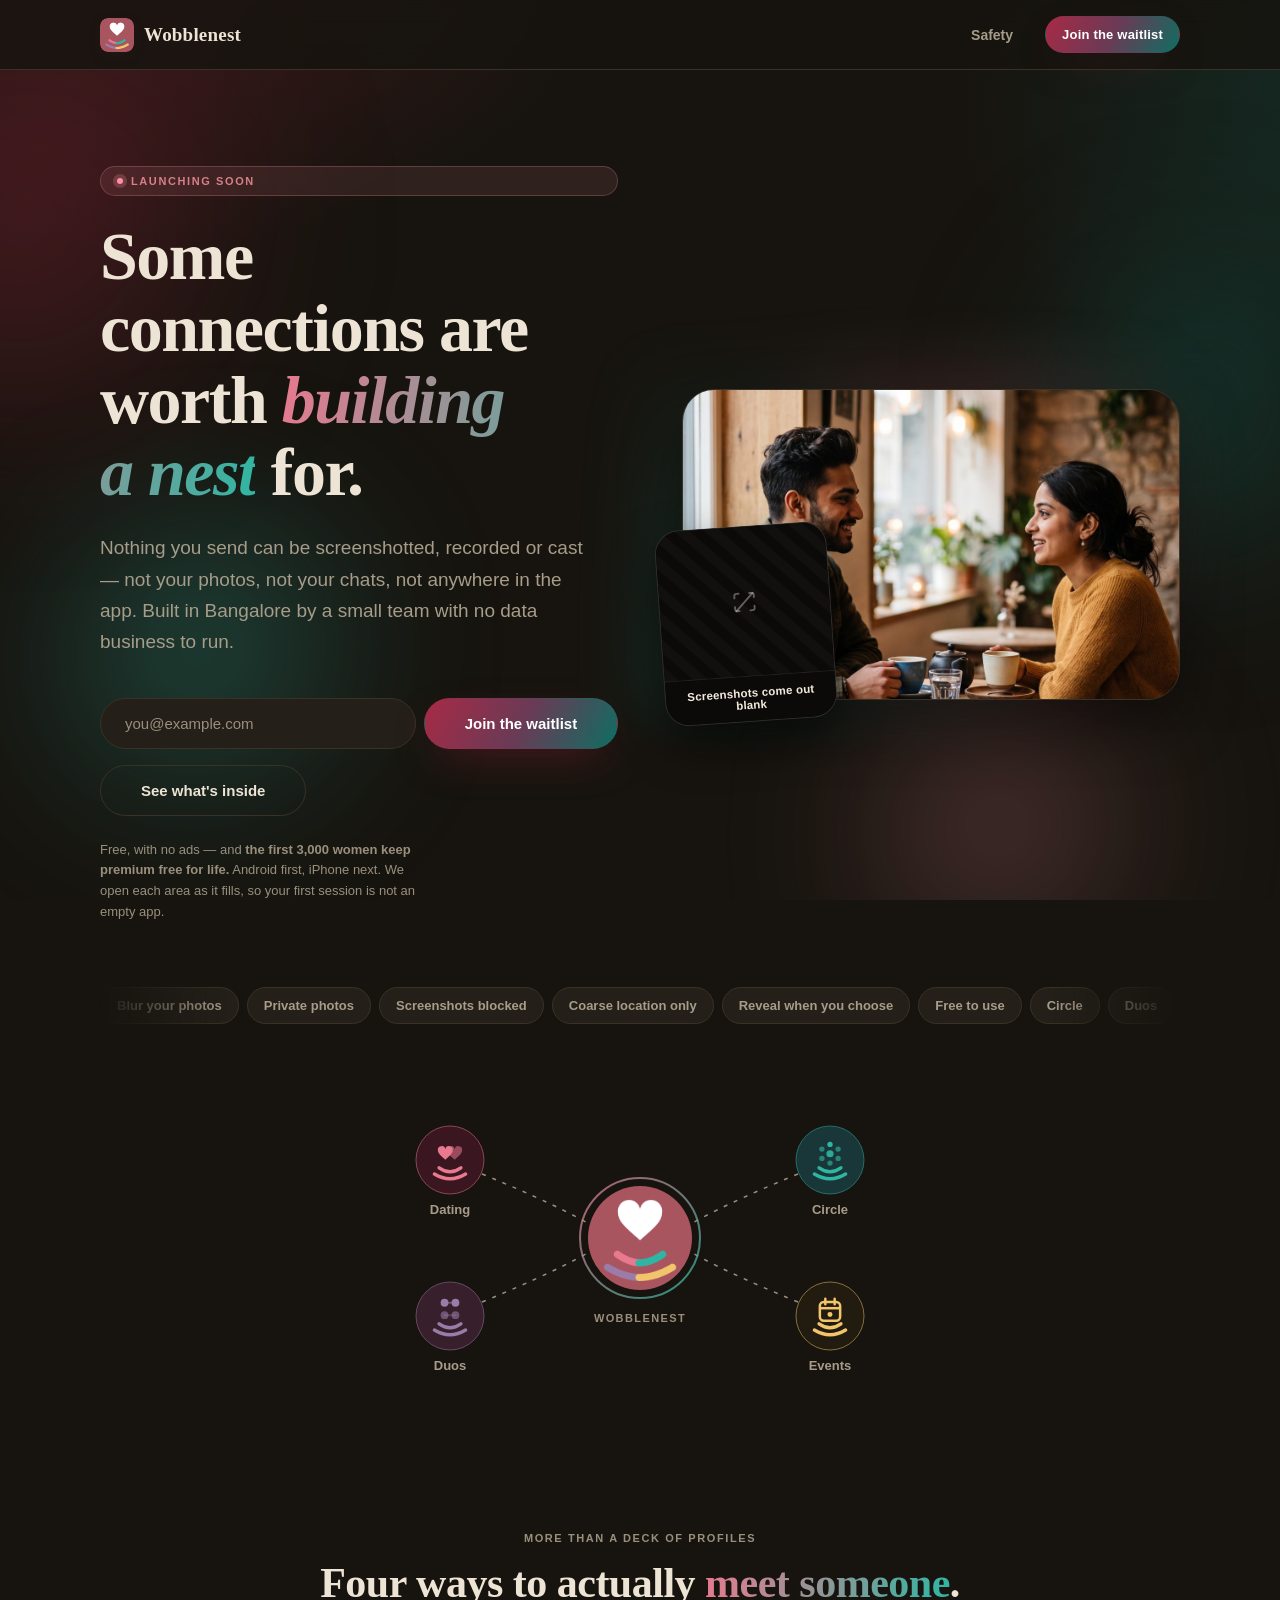
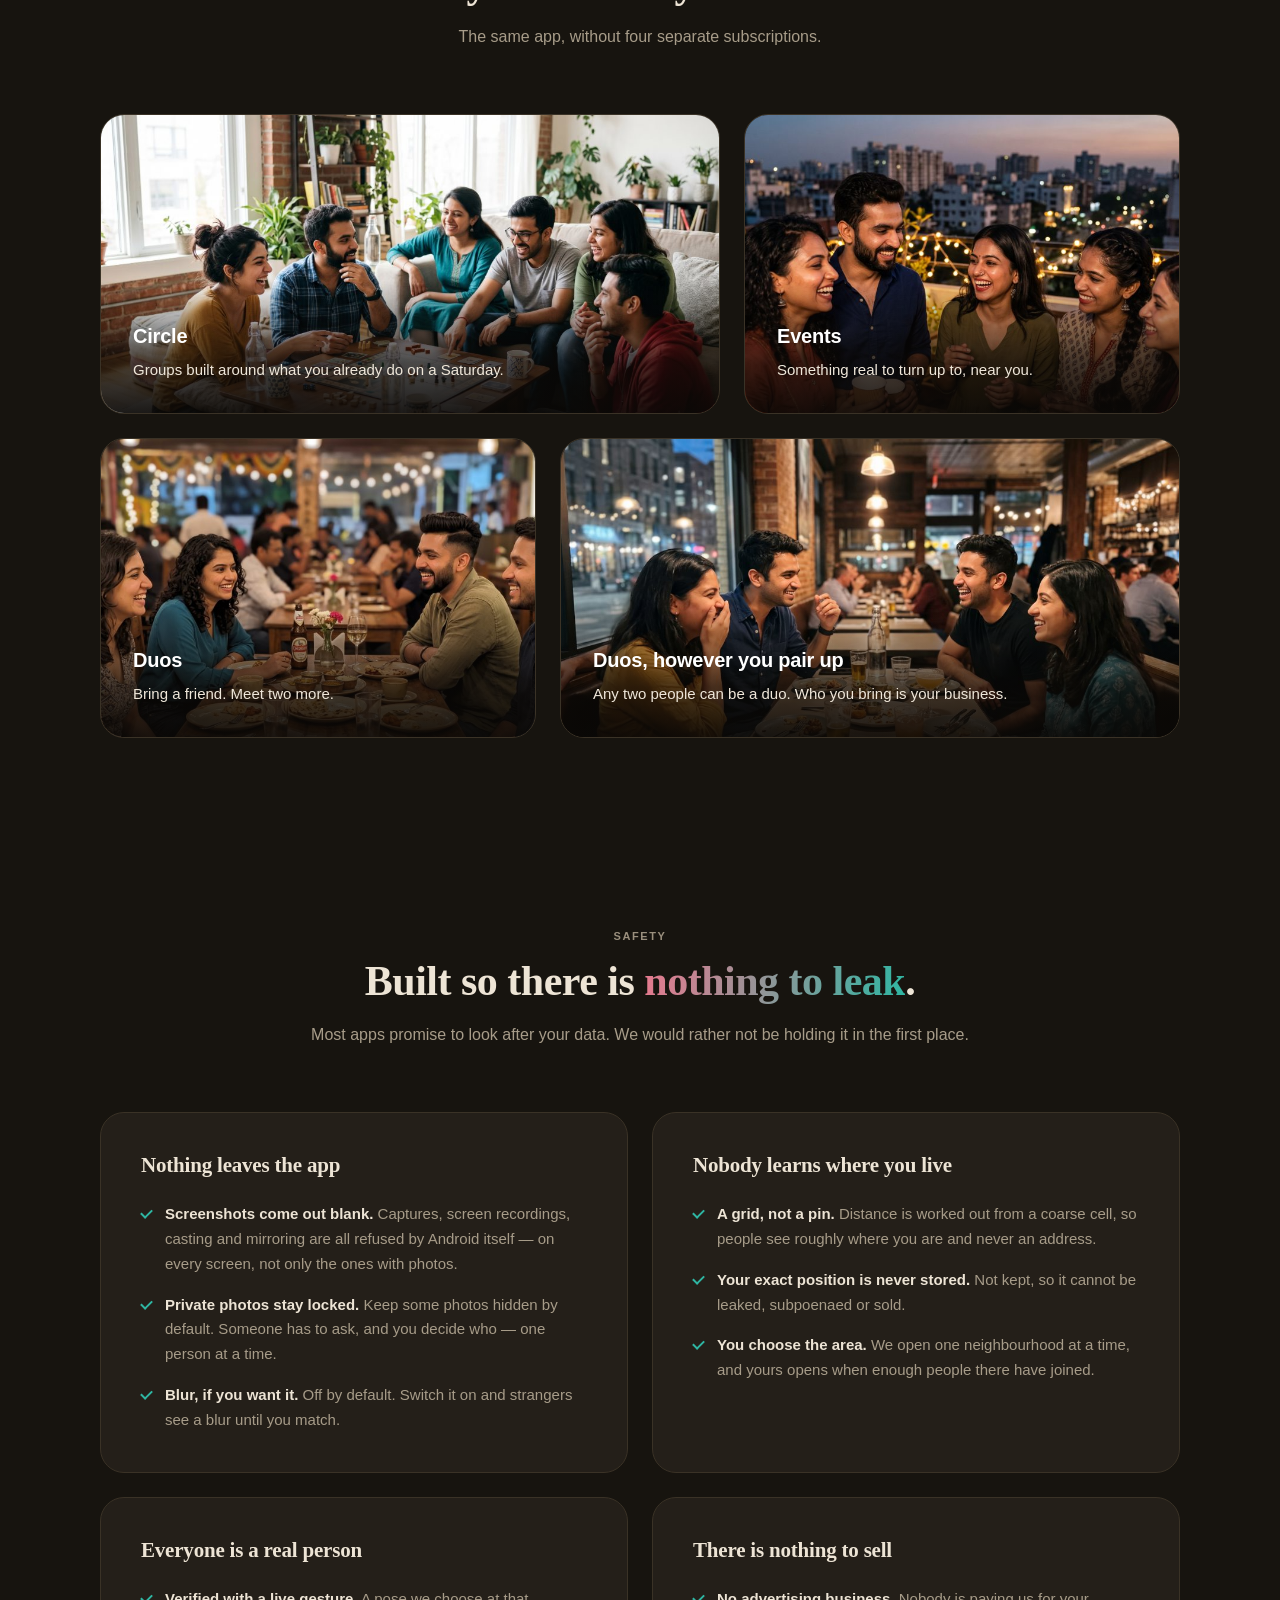
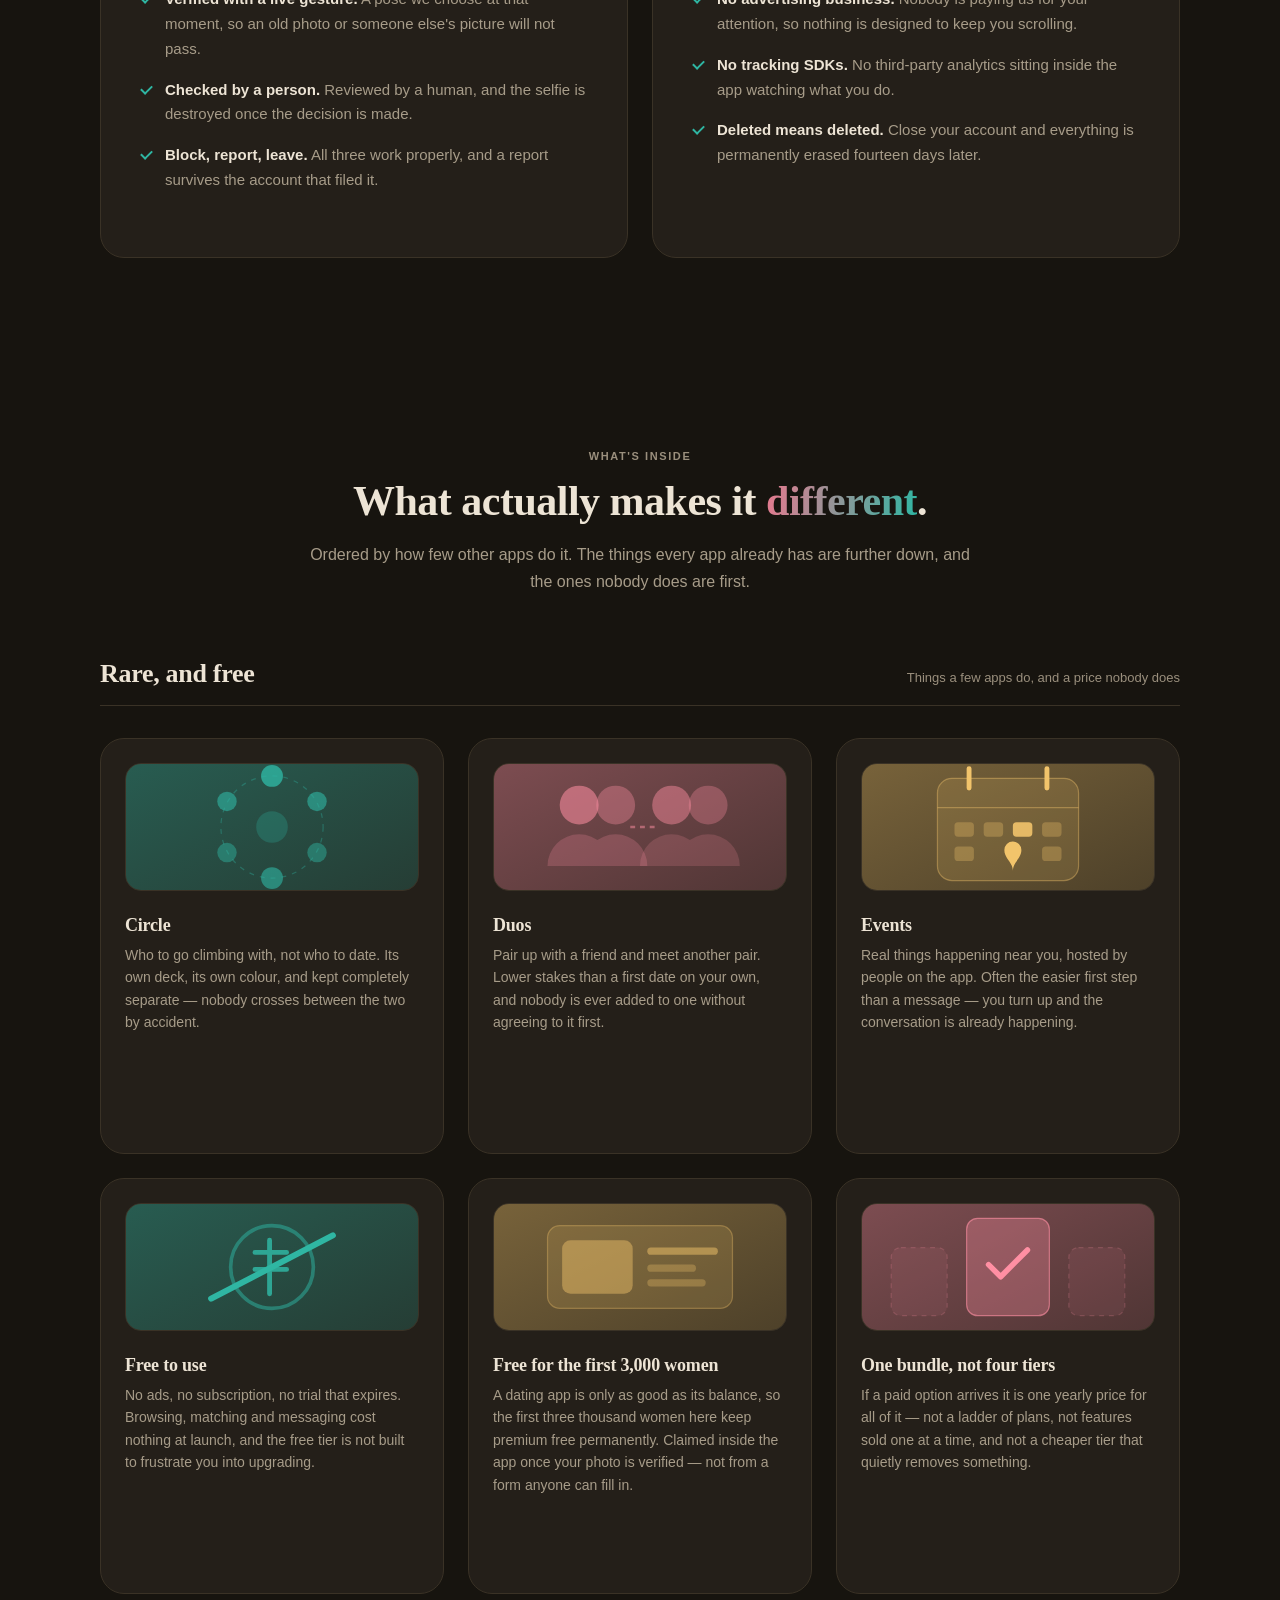
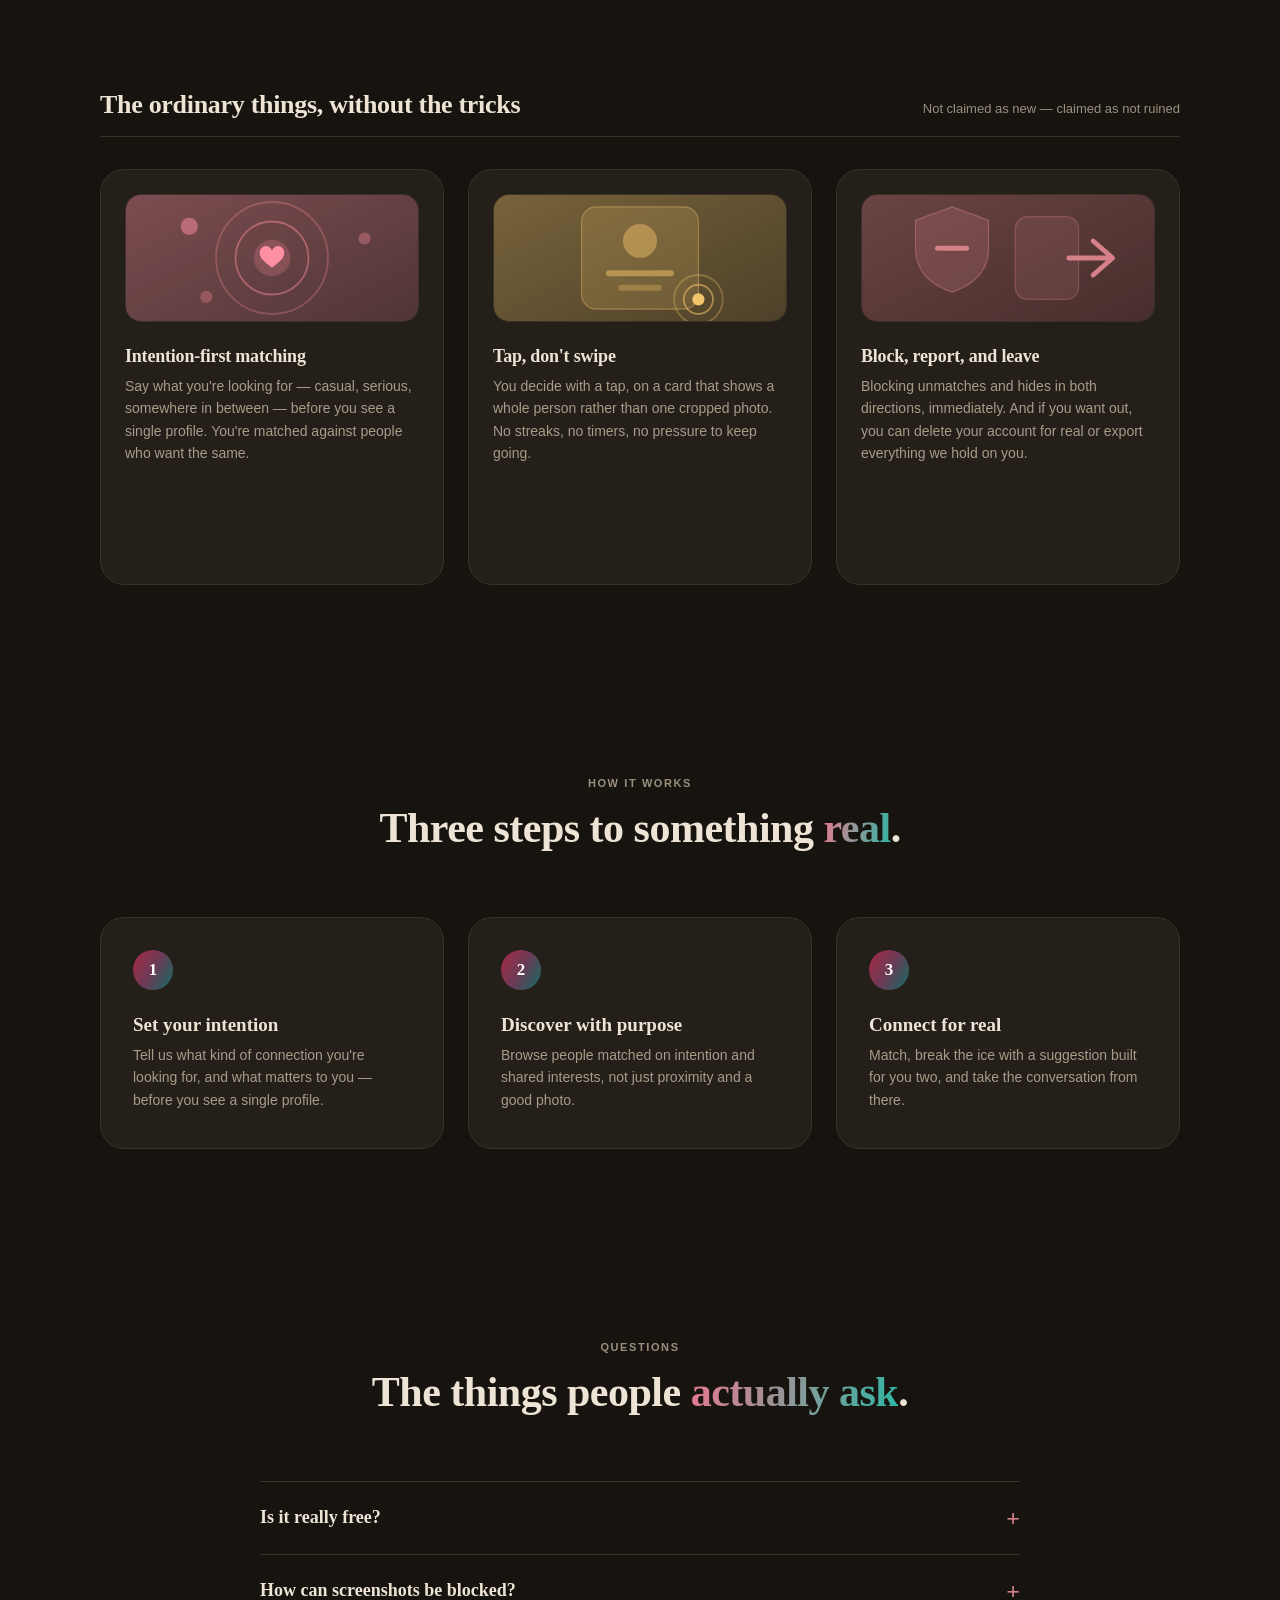
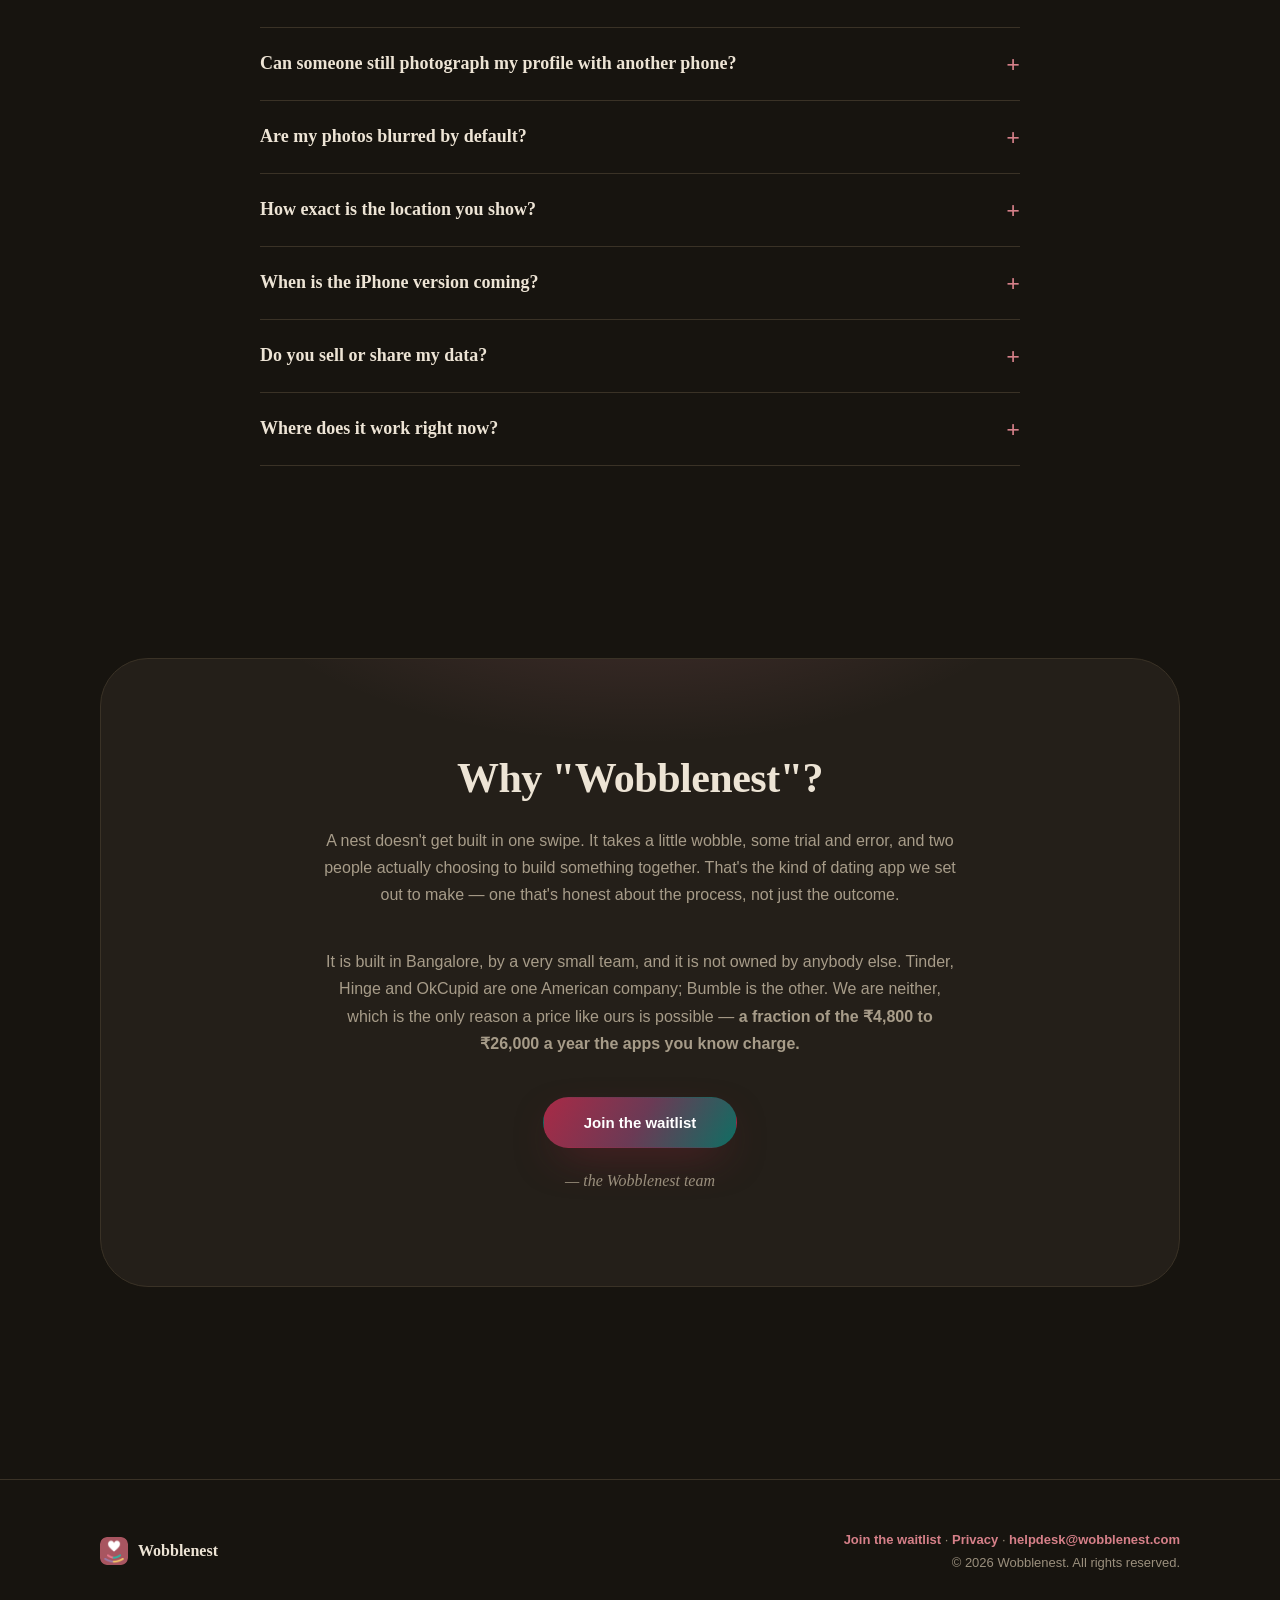
<file: index.html>
<!DOCTYPE html>
<html lang="en">
<head>
<meta charset="UTF-8" />
<meta name="viewport" content="width=device-width, initial-scale=1.0" />
<title>Wobblenest — Dating with intention</title>
<meta name="description" content="Wobblenest is a dating app where nothing can be screenshotted, recorded or cast — not your photos, not your chats. Built in Bangalore. Free, with no ads." />
<meta name="theme-color" content="#A85560" />
<link rel="icon" type="image/png" href="favicon.png" />
<meta property="og:title" content="Wobblenest — Dating with intention" />
<meta property="og:description" content="Nothing can be screenshotted, recorded or cast — not your photos, not your chats. Built in Bangalore, free, no ads." />
<meta property="og:image" content="icon.png" />
<meta property="og:type" content="website" />
<link rel="stylesheet" href="styles.css?v=6" />
</head>
<body>

<div class="bg-scene">
  <div class="blob blob-1"></div>
  <div class="blob blob-2"></div>
  <div class="blob blob-3"></div>
  <div class="blob blob-4"></div>
</div>

<nav class="nav">
  <div class="nav-inner">
    <a class="brand" href="#top">
      <img src="icon.png" alt="Wobblenest" />
      <span>Wobblenest</span>
    </a>
    <a class="nav-link" href="#safety">Safety</a>
    <a class="nav-pill" href="waitlist.html">Join the waitlist</a>
  </div>
</nav>

<header class="hero" id="top">
  <div class="wrap">
   <div class="hero-grid">
    <div class="hero-copy">
    <span class="eyebrow"><span class="dot"></span>LAUNCHING SOON</span>
    <h1>Some connections are worth <em class="grad">building a nest</em> for.</h1>
    <p class="lede">
      Nothing you send can be screenshotted, recorded or cast — not your photos, not your
      chats, not anywhere in the app. Built in Bangalore by a small team with no data
      business to run.
    </p>
    <!-- Starting the form here rather than on the next page: the address is carried over in
         the query string and prefilled, so the visitor has already begun rather than facing
         a fresh form. Deliberately NOT a second write path to Supabase - the waitlist table
         needs area, platform and gender too, so one validated submit stays in one place. -->
    <form class="hero-join" action="waitlist.html" method="get">
      <label class="sr-only" for="hero-email">Your email</label>
      <input id="hero-email" name="email" type="email" inputmode="email" autocomplete="email"
             placeholder="you@example.com" maxlength="120">
      <button class="btn btn-primary" type="submit">Join the waitlist</button>
    </form>
    <div class="cta-row">
      <a class="btn btn-ghost" href="#features">See what's inside</a>
    </div>
    <p class="cta-note">
      Free, with no ads — and <strong>the first 3,000 women keep premium free for life.</strong>
      Android first, iPhone next. We open each area as it fills, so your first session is not
      an empty app.
    </p>
    </div><!-- /hero-copy -->

    <!-- The photograph carries the headline rather than decorating it. The card tucked into
         the corner is what a screenshot of Wobblenest actually produces: FLAG_SECURE is set
         on the window, so the capture comes back blank. Showing the empty frame is the
         honest demonstration - the feature is the absence, not a badge claiming it. -->
    <div class="hero-art" aria-hidden="true">
      <figure class="ph-main">
        <img src="img/hero-meeting.jpg" width="1600" height="732" alt=""
             fetchpriority="high" decoding="async">
      </figure>
      <figure class="ph-shot">
        <div class="ph-shot-frame">
          <svg viewBox="0 0 24 24" width="26" height="26" fill="none" stroke="currentColor"
               stroke-width="1.7" stroke-linecap="round" stroke-linejoin="round">
            <path d="M3 8V6a2 2 0 0 1 2-2h2M17 4h2a2 2 0 0 1 2 2v2M21 16v2a2 2 0 0 1-2 2h-2M7 20H5a2 2 0 0 1-2-2v-2"></path>
            <path d="M4 20 20 4"></path>
          </svg>
        </div>
        <figcaption>Screenshots come out blank</figcaption>
      </figure>
    </div>
   </div><!-- /hero-grid -->

    <!-- The list is written twice so the marquee can shift by exactly half its width and
         loop without a visible seam. aria-hidden on the duplicate: a screen reader should
         hear each of these once, not twice. -->
    <div class="rail" aria-label="What's inside Wobblenest">
      <div class="rail-track"><span>Blur your photos</span><span>Private photos</span><span>Screenshots blocked</span><span>Coarse location only</span><span>Reveal when you choose</span><span>Free to use</span><span>Circle</span><span>Duos</span><span>Events near you</span><span>Verified profiles</span><span>No tiers</span><span>No swiping</span><span aria-hidden="true">Blur your photos</span><span aria-hidden="true">Private photos</span><span aria-hidden="true">Screenshots blocked</span><span aria-hidden="true">Coarse location only</span><span aria-hidden="true">Reveal when you choose</span><span aria-hidden="true">Free to use</span><span aria-hidden="true">Circle</span><span aria-hidden="true">Duos</span><span aria-hidden="true">Events near you</span><span aria-hidden="true">Verified profiles</span><span aria-hidden="true">No tiers</span><span aria-hidden="true">No swiping</span></div>
    </div>

    <!-- One app, four things inside it. Dating and Duos sit on the maroon side, Circle and
         Events on the teal one, matching the direction the gradient runs everywhere else. -->
    <div class="system">
      <svg viewBox="0 0 680 300" role="img" aria-label="Wobblenest holds Dating, Duos, Circle and Events">
        <defs>
          <clipPath id="markClip"><circle cx="340" cy="150" r="52" /></clipPath>
          <linearGradient id="ringGrad" x1="0" y1="0" x2="1" y2="1">
            <stop offset="0" stop-color="#E8798E" /><stop offset="1" stop-color="#2FB6A3" />
          </linearGradient>
        </defs>

        <path class="sys-link" d="M182 86 Q260 118, 296 140" />
        <path class="sys-link" d="M182 214 Q260 182, 296 160" />
        <path class="sys-link" d="M498 86 Q420 118, 384 140" />
        <path class="sys-link" d="M498 214 Q420 182, 384 160" />
        <!-- MARKS:START -->

        <g class="sys-node">
          <circle cx="150" cy="72" r="34" fill="#3A1620" stroke="#E8798E" stroke-opacity=".5" />
          <g transform="translate(125.03999999999999 47.04) scale(0.78)"><path d="M38 31.576923076923077C32.15384615384615 26.46153846153846, 28.5 23.53846153846154, 28.5 19.884615384615387a4.75 4.75 0 0 1 9.5 -1.8269230769230769a4.75 4.75 0 0 1 9.5 1.8269230769230769c0 3.6538461538461537, -3.6538461538461537 6.576923076923077, -9.5 11.692307692307692Z" fill="#E8798E" fill-opacity="0.55"/><path d="M26 31.576923076923077C20.153846153846153 26.46153846153846, 16.5 23.53846153846154, 16.5 19.884615384615387a4.75 4.75 0 0 1 9.5 -1.8269230769230769a4.75 4.75 0 0 1 9.5 1.8269230769230769c0 3.6538461538461537, -3.6538461538461537 6.576923076923077, -9.5 11.692307692307692Z" fill="#E8798E" fill-opacity="1"/> <path d="M18 42q14 10 28 0" fill="none" stroke="#E8798E" stroke-width="4.4" stroke-linecap="round"/> <path d="M12 50q20 12 40 0" fill="none" stroke="#E8798E" stroke-width="4.4" stroke-linecap="round"/></g>
          <text class="sys-label" x="150" y="126">Dating</text>
        </g>

        <g class="sys-node">
          <circle cx="150" cy="228" r="34" fill="#371F2B" stroke="#9B7BA8" stroke-opacity=".5" />
          <g transform="translate(125.03999999999999 203.04) scale(0.78)"><circle cx="25" cy="15" r="5" fill="#9B7BA8" fill-opacity="1"/><circle cx="39" cy="15" r="5" fill="#9B7BA8" fill-opacity="1"/><path d="M25 15h14" stroke="#9B7BA8" stroke-width="2.6" stroke-opacity=".55" stroke-linecap="round"/><circle cx="25" cy="31" r="5" fill="#9B7BA8" fill-opacity="0.58"/><circle cx="39" cy="31" r="5" fill="#9B7BA8" fill-opacity="0.58"/><path d="M25 31h14" stroke="#9B7BA8" stroke-width="2.6" stroke-opacity=".34" stroke-linecap="round"/> <path d="M18 42q14 10 28 0" fill="none" stroke="#9B7BA8" stroke-width="4.4" stroke-linecap="round"/> <path d="M12 50q20 12 40 0" fill="none" stroke="#9B7BA8" stroke-width="4.4" stroke-linecap="round"/></g>
          <text class="sys-label" x="150" y="282">Duos</text>
        </g>

        <g class="sys-node">
          <circle cx="530" cy="72" r="34" fill="#193639" stroke="#2FB6A3" stroke-opacity=".5" />
          <g transform="translate(505.04 47.04) scale(0.78)"><circle cx="32" cy="12" r="3.4" fill="#2FB6A3" fill-opacity="1"/><circle cx="42.392304845413264" cy="18" r="3.4" fill="#2FB6A3" fill-opacity="0.62"/><circle cx="42.392304845413264" cy="30" r="3.4" fill="#2FB6A3" fill-opacity="0.62"/><circle cx="32" cy="36" r="3.4" fill="#2FB6A3" fill-opacity="0.62"/><circle cx="21.607695154586736" cy="30.000000000000004" r="3.4" fill="#2FB6A3" fill-opacity="0.62"/><circle cx="21.607695154586736" cy="18" r="3.4" fill="#2FB6A3" fill-opacity="0.62"/><circle cx="32" cy="24" r="4.6" fill="#2FB6A3" fill-opacity="0.9"/> <path d="M18 42q14 10 28 0" fill="none" stroke="#2FB6A3" stroke-width="4.4" stroke-linecap="round"/> <path d="M12 50q20 12 40 0" fill="none" stroke="#2FB6A3" stroke-width="4.4" stroke-linecap="round"/></g>
          <text class="sys-label" x="530" y="126">Circle</text>
        </g>

        <g class="sys-node">
          <circle cx="530" cy="228" r="34" fill="#221B10" stroke="#F2C46B" stroke-opacity=".5" />
          <g transform="translate(505.04 203.04) scale(0.78)"><rect x="19" y="14" width="26" height="24" rx="5" fill="none" stroke="#F2C46B" stroke-width="3.2"/><path d="M19 22h26" stroke="#F2C46B" stroke-width="3.2"/><path d="M26 10v7M38 10v7" stroke="#F2C46B" stroke-width="3.2" stroke-linecap="round"/><circle cx="32" cy="30" r="3.2" fill="#F2C46B" fill-opacity="1"/> <path d="M18 42q14 10 28 0" fill="none" stroke="#F2C46B" stroke-width="4.4" stroke-linecap="round"/> <path d="M12 50q20 12 40 0" fill="none" stroke="#F2C46B" stroke-width="4.4" stroke-linecap="round"/></g>
          <text class="sys-label" x="530" y="282">Events</text>
        </g>
        <!-- MARKS:END -->

        <circle cx="340" cy="150" r="60" fill="none" stroke="url(#ringGrad)" stroke-width="2" stroke-opacity=".75" />
        <circle cx="340" cy="150" r="52" fill="var(--surface)" />
        <image href="icon.png" x="288" y="98" width="104" height="104" clip-path="url(#markClip)" preserveAspectRatio="xMidYMid slice" />
        <text class="sys-centre-label" x="340" y="234">WOBBLENEST</text>
      </svg>
    </div>
  </div>
</header>



<!-- The four things inside the app, shown rather than described. Duos gets two pictures
     deliberately: one pair of friends meeting another pair, and a mixed pair. Between them
     they show a duo can be put together however you like, which a single picture would
     quietly have turned into a rule. -->
<section id="inside">
  <div class="wrap">
    <div class="section-head">
      <div class="kicker">More than a deck of profiles</div>
      <h2>Four ways to actually <span class="grad">meet someone</span>.</h2>
      <p>The same app, without four separate subscriptions.</p>
    </div>
    <div class="shots">

      <figure class="shot shot-wide">
        <img src="img/circle.jpg" width="1100" height="503" loading="lazy" decoding="async"
             alt="Six friends sitting around a low table playing a board game">
        <figcaption>
          <span class="shot-tag">Circle</span>
          Groups built around what you already do on a Saturday.
        </figcaption>
      </figure>

      <figure class="shot shot-narrow">
        <img src="img/events.jpg" width="1100" height="503" loading="lazy" decoding="async"
             alt="A rooftop gathering at dusk under string lights">
        <figcaption>
          <span class="shot-tag">Events</span>
          Something real to turn up to, near you.
        </figcaption>
      </figure>

      <figure class="shot shot-narrow">
        <img src="img/duos-friends.jpg" width="1100" height="503" loading="lazy" decoding="async"
             alt="Two friends meeting two other friends across a restaurant table">
        <figcaption>
          <span class="shot-tag">Duos</span>
          Bring a friend. Meet two more.
        </figcaption>
      </figure>

      <figure class="shot shot-wide">
        <img src="img/duos-pairs.jpg" width="1100" height="503" loading="lazy" decoding="async"
             alt="Four people talking around a table, seated in pairs">
        <figcaption>
          <span class="shot-tag">Duos, however you pair up</span>
          Any two people can be a duo. Who you bring is your business.
        </figcaption>
      </figure>

    </div>
  </div>
</section>

<!-- Safety is the reason to choose this app, so it gets a section of its own rather than
     six cards scattered through a list of fifteen. This replaces the "What no other app
     does" cluster - the same claims, grouped so they read as one position instead of
     several small ones. Every line here is something the app actually does; the honest
     limits are stated in the FAQ rather than hidden. -->
<section id="safety">
  <div class="wrap">
    <div class="section-head">
      <div class="kicker">Safety</div>
      <h2>Built so there is <span class="grad">nothing to leak</span>.</h2>
      <p>Most apps promise to look after your data. We would rather not be holding it in the first place.</p>
    </div>

    <div class="pillars">

      <div class="pillar">
        <h3>Nothing leaves the app</h3>
        <ul>
          <li><strong>Screenshots come out blank.</strong> Captures, screen recordings, casting and mirroring are all refused by Android itself — on every screen, not only the ones with photos.</li>
          <li><strong>Private photos stay locked.</strong> Keep some photos hidden by default. Someone has to ask, and you decide who — one person at a time.</li>
          <li><strong>Blur, if you want it.</strong> Off by default. Switch it on and strangers see a blur until you match.</li>
        </ul>
      </div>

      <div class="pillar">
        <h3>Nobody learns where you live</h3>
        <ul>
          <li><strong>A grid, not a pin.</strong> Distance is worked out from a coarse cell, so people see roughly where you are and never an address.</li>
          <li><strong>Your exact position is never stored.</strong> Not kept, so it cannot be leaked, subpoenaed or sold.</li>
          <li><strong>You choose the area.</strong> We open one neighbourhood at a time, and yours opens when enough people there have joined.</li>
        </ul>
      </div>

      <div class="pillar">
        <h3>Everyone is a real person</h3>
        <ul>
          <li><strong>Verified with a live gesture.</strong> A pose we choose at that moment, so an old photo or someone else's picture will not pass.</li>
          <li><strong>Checked by a person.</strong> Reviewed by a human, and the selfie is destroyed once the decision is made.</li>
          <li><strong>Block, report, leave.</strong> All three work properly, and a report survives the account that filed it.</li>
        </ul>
      </div>

      <div class="pillar">
        <h3>There is nothing to sell</h3>
        <ul>
          <li><strong>No advertising business.</strong> Nobody is paying us for your attention, so nothing is designed to keep you scrolling.</li>
          <li><strong>No tracking SDKs.</strong> No third-party analytics sitting inside the app watching what you do.</li>
          <li><strong>Deleted means deleted.</strong> Close your account and everything is permanently erased fourteen days later.</li>
        </ul>
      </div>

    </div>
  </div>
</section>

<section id="features">
  <div class="wrap">
    <div class="section-head">
      <div class="kicker">What's inside</div>
      <h2>What actually makes it <span class="grad">different</span>.</h2>
      <p>Ordered by how few other apps do it. The things every app already has are further down, and the ones nobody does are first.</p>
    </div>

<!-- FEATURES:START -->

    <div class="cluster">
      <div class="cluster-head">
        <h3>Rare, and free</h3>
        <span>Things a few apps do, and a price nobody does</span>
      </div>
      <div class="grid">

        <div class="card">
          <div class="art c-b2"><svg viewBox="0 0 240 120" preserveAspectRatio="xMidYMid slice" aria-hidden="true"><defs><linearGradient id="art13" x1="0" y1="0" x2="1" y2="1"><stop offset="0" stop-color="currentColor" stop-opacity=".30"/><stop offset="1" stop-color="currentColor" stop-opacity=".04"/></linearGradient></defs><rect width="240" height="120" fill="url(#art13)"/><circle cx="120" cy="60" r="42" fill="none" stroke="currentColor" stroke-opacity=".35" stroke-dasharray="4 5"/> <circle cx="120" cy="18" r="9" fill="currentColor" fill-opacity=".8"/> <circle cx="157" cy="39" r="8" fill="currentColor" fill-opacity=".6"/> <circle cx="157" cy="81" r="8" fill="currentColor" fill-opacity=".45"/> <circle cx="120" cy="102" r="9" fill="currentColor" fill-opacity=".6"/> <circle cx="83" cy="81" r="8" fill="currentColor" fill-opacity=".45"/> <circle cx="83" cy="39" r="8" fill="currentColor" fill-opacity=".6"/> <circle cx="120" cy="60" r="13" fill="currentColor" fill-opacity=".25"/></svg></div>
          <h4>Circle</h4>
          <p>Who to go climbing with, not who to date. Its own deck, its own colour, and kept completely separate — nobody crosses between the two by accident.</p>
        </div>

        <div class="card">
          <div class="art c-accent"><svg viewBox="0 0 240 120" preserveAspectRatio="xMidYMid slice" aria-hidden="true"><defs><linearGradient id="art15" x1="0" y1="0" x2="1" y2="1"><stop offset="0" stop-color="currentColor" stop-opacity=".30"/><stop offset="1" stop-color="currentColor" stop-opacity=".04"/></linearGradient></defs><rect width="240" height="120" fill="url(#art15)"/><circle cx="70" cy="42" r="16" fill="currentColor" fill-opacity=".55"/> <circle cx="100" cy="42" r="16" fill="currentColor" fill-opacity=".35"/> <path d="M44 92a26 26 0 0 1 52 0ZM74 92a26 26 0 0 1 52 0Z" fill="currentColor" fill-opacity=".22"/> <circle cx="146" cy="42" r="16" fill="currentColor" fill-opacity=".45"/> <circle cx="176" cy="42" r="16" fill="currentColor" fill-opacity=".3"/> <path d="M120 92a26 26 0 0 1 52 0ZM150 92a26 26 0 0 1 52 0Z" fill="currentColor" fill-opacity=".18"/> <path d="M112 60h22" stroke="currentColor" stroke-opacity=".5" stroke-width="2" stroke-dasharray="4 4"/></svg></div>
          <h4>Duos</h4>
          <p>Pair up with a friend and meet another pair. Lower stakes than a first date on your own, and nobody is ever added to one without agreeing to it first.</p>
        </div>

        <div class="card">
          <div class="art c-gold"><svg viewBox="0 0 240 120" preserveAspectRatio="xMidYMid slice" aria-hidden="true"><defs><linearGradient id="art14" x1="0" y1="0" x2="1" y2="1"><stop offset="0" stop-color="currentColor" stop-opacity=".30"/><stop offset="1" stop-color="currentColor" stop-opacity=".04"/></linearGradient></defs><rect width="240" height="120" fill="url(#art14)"/><rect x="62" y="20" width="116" height="84" rx="12" fill="currentColor" fill-opacity=".14" stroke="currentColor" stroke-opacity=".4"/> <path d="M62 44h116" stroke="currentColor" stroke-opacity=".4"/> <path d="M88 12v16M152 12v16" stroke="currentColor" stroke-width="4" stroke-linecap="round"/> <g fill="currentColor" fill-opacity=".3"> <rect x="76" y="56" width="16" height="12" rx="3"/><rect x="100" y="56" width="16" height="12" rx="3"/> <rect x="148" y="56" width="16" height="12" rx="3"/><rect x="76" y="76" width="16" height="12" rx="3"/> <rect x="148" y="76" width="16" height="12" rx="3"/> </g> <rect x="124" y="56" width="16" height="12" rx="3" fill="currentColor" fill-opacity=".9"/> <path d="M124 96c0-7 7-10 7-17a7 7 0 1 0-14 0c0 7 7 10 7 17Z" fill="currentColor"/></svg></div>
          <h4>Events</h4>
          <p>Real things happening near you, hosted by people on the app. Often the easier first step than a message — you turn up and the conversation is already happening.</p>
        </div>

        <div class="card">
          <div class="art c-b2">
            <svg viewBox="0 0 240 120" preserveAspectRatio="xMidYMid slice" aria-hidden="true">
              <defs><linearGradient id="artP1" x1="0" y1="0" x2="1" y2="1"><stop offset="0" stop-color="currentColor" stop-opacity=".30"/><stop offset="1" stop-color="currentColor" stop-opacity=".04"/></linearGradient></defs>
              <rect width="240" height="120" fill="url(#artP1)"/>
              <circle cx="120" cy="60" r="34" fill="none" stroke="currentColor" stroke-opacity=".5" stroke-width="3"/>
              <path d="M106 48h26M106 62h26M118 38v44" stroke="currentColor" stroke-width="4" stroke-linecap="round" stroke-opacity=".85"/>
              <path d="M70 86 170 34" stroke="currentColor" stroke-width="5" stroke-linecap="round"/>
            </svg>
          </div>
          <h4>Free to use</h4>
          <p>No ads, no subscription, no trial that expires. Browsing, matching and messaging cost nothing at launch, and the free tier is not built to frustrate you into upgrading.</p>
        </div>

        <div class="card">
          <div class="art c-gold">
            <svg viewBox="0 0 240 120" preserveAspectRatio="xMidYMid slice" aria-hidden="true">
              <defs><linearGradient id="artP2" x1="0" y1="0" x2="1" y2="1"><stop offset="0" stop-color="currentColor" stop-opacity=".30"/><stop offset="1" stop-color="currentColor" stop-opacity=".04"/></linearGradient></defs>
              <rect width="240" height="120" fill="url(#artP2)"/>
              <rect x="44" y="26" width="152" height="68" rx="10" fill="currentColor" fill-opacity=".14" stroke="currentColor" stroke-opacity=".35"/>
              <rect x="56" y="38" width="58" height="44" rx="7" fill="currentColor" fill-opacity=".45"/>
              <rect x="126" y="44" width="58" height="6" rx="3" fill="currentColor" fill-opacity=".5"/>
              <rect x="126" y="58" width="40" height="6" rx="3" fill="currentColor" fill-opacity=".3"/>
              <rect x="126" y="70" width="48" height="6" rx="3" fill="currentColor" fill-opacity=".3"/>
            </svg>
          </div>
          <h4>Free for the first 3,000 women</h4>
          <p>A dating app is only as good as its balance, so the first three thousand women here keep premium free permanently. Claimed inside the app once your photo is verified — not from a form anyone can fill in.</p>
        </div>

        <div class="card">
          <div class="art c-accent">
            <svg viewBox="0 0 240 120" preserveAspectRatio="xMidYMid slice" aria-hidden="true">
              <defs><linearGradient id="artP3" x1="0" y1="0" x2="1" y2="1"><stop offset="0" stop-color="currentColor" stop-opacity=".30"/><stop offset="1" stop-color="currentColor" stop-opacity=".04"/></linearGradient></defs>
              <rect width="240" height="120" fill="url(#artP3)"/>
              <rect x="86" y="20" width="68" height="80" rx="9" fill="currentColor" fill-opacity=".3" stroke="currentColor" stroke-opacity=".6"/>
              <rect x="24" y="44" width="46" height="56" rx="8" fill="currentColor" fill-opacity=".08" stroke="currentColor" stroke-opacity=".2" stroke-dasharray="4 4"/>
              <rect x="170" y="44" width="46" height="56" rx="8" fill="currentColor" fill-opacity=".08" stroke="currentColor" stroke-opacity=".2" stroke-dasharray="4 4"/>
              <path d="M104 58l10 10 22-22" fill="none" stroke="currentColor" stroke-width="4.5" stroke-linecap="round" stroke-linejoin="round"/>
            </svg>
          </div>
          <h4>One bundle, not four tiers</h4>
          <p>If a paid option arrives it is one yearly price for all of it — not a ladder of plans, not features sold one at a time, and not a cheaper tier that quietly removes something.</p>
        </div>

      </div>
    </div>

    <div class="cluster">
      <div class="cluster-head">
        <h3>The ordinary things, without the tricks</h3>
        <span>Not claimed as new — claimed as not ruined</span>
      </div>
      <div class="grid">

        <div class="card">
          <div class="art c-accent"><svg viewBox="0 0 240 120" preserveAspectRatio="xMidYMid slice" aria-hidden="true"><defs><linearGradient id="art1" x1="0" y1="0" x2="1" y2="1"><stop offset="0" stop-color="currentColor" stop-opacity=".30"/><stop offset="1" stop-color="currentColor" stop-opacity=".04"/></linearGradient></defs><rect width="240" height="120" fill="url(#art1)"/><circle cx="120" cy="60" r="46" fill="none" stroke="currentColor" stroke-opacity=".28" stroke-width="1.5"/> <circle cx="120" cy="60" r="30" fill="none" stroke="currentColor" stroke-opacity=".45" stroke-width="1.5"/> <circle cx="120" cy="60" r="15" fill="currentColor" fill-opacity=".22"/> <path d="M120 68c-6-4.6-10-7.6-10-11.6a5 5 0 0 1 10-2.2 5 5 0 0 1 10 2.2c0 4-4 7-10 11.6Z" fill="currentColor"/> <circle cx="52" cy="34" r="7" fill="currentColor" fill-opacity=".5"/> <circle cx="196" cy="44" r="5" fill="currentColor" fill-opacity=".35"/> <circle cx="66" cy="92" r="5" fill="currentColor" fill-opacity=".3"/></svg></div>
          <h4>Intention-first matching</h4>
          <p>Say what you're looking for — casual, serious, somewhere in between — before you see a single profile. You're matched against people who want the same.</p>
        </div>

        <div class="card">
          <div class="art c-gold"><svg viewBox="0 0 240 120" preserveAspectRatio="xMidYMid slice" aria-hidden="true"><defs><linearGradient id="art2" x1="0" y1="0" x2="1" y2="1"><stop offset="0" stop-color="currentColor" stop-opacity=".30"/><stop offset="1" stop-color="currentColor" stop-opacity=".04"/></linearGradient></defs><rect width="240" height="120" fill="url(#art2)"/><rect x="72" y="18" width="96" height="84" rx="12" fill="currentColor" fill-opacity=".16" stroke="currentColor" stroke-opacity=".4"/> <circle cx="120" cy="46" r="14" fill="currentColor" fill-opacity=".45"/> <rect x="92" y="70" width="56" height="5" rx="2.5" fill="currentColor" fill-opacity=".5"/> <rect x="102" y="82" width="36" height="5" rx="2.5" fill="currentColor" fill-opacity=".3"/> <circle cx="168" cy="94" r="20" fill="none" stroke="currentColor" stroke-opacity=".3" stroke-width="1.5"/> <circle cx="168" cy="94" r="12" fill="none" stroke="currentColor" stroke-opacity=".55" stroke-width="1.5"/> <circle cx="168" cy="94" r="5" fill="currentColor"/></svg></div>
          <h4>Tap, don't swipe</h4>
          <p>You decide with a tap, on a card that shows a whole person rather than one cropped photo. No streaks, no timers, no pressure to keep going.</p>
        </div>

        <div class="card">
          <div class="art c-a2"><svg viewBox="0 0 240 120" preserveAspectRatio="xMidYMid slice" aria-hidden="true"><defs><linearGradient id="art12" x1="0" y1="0" x2="1" y2="1"><stop offset="0" stop-color="currentColor" stop-opacity=".30"/><stop offset="1" stop-color="currentColor" stop-opacity=".04"/></linearGradient></defs><rect width="240" height="120" fill="url(#art12)"/><path d="M74 18l30 11v24c0 17-12 29-30 35-18-6-30-18-30-35V29Z" fill="currentColor" fill-opacity=".2" stroke="currentColor" stroke-opacity=".45"/> <path d="M62 52h24" stroke="currentColor" stroke-width="4" stroke-linecap="round"/> <rect x="126" y="26" width="52" height="68" rx="10" fill="currentColor" fill-opacity=".14" stroke="currentColor" stroke-opacity=".35"/> <path d="M170 60h34M190 46l16 14-16 14" fill="none" stroke="currentColor" stroke-width="4" stroke-linecap="round" stroke-linejoin="round"/></svg></div>
          <h4>Block, report, and leave</h4>
          <p>Blocking unmatches and hides in both directions, immediately. And if you want out, you can delete your account for real or export everything we hold on you.</p>
        </div>

      </div>
    </div>
    <!-- FEATURES:END -->
  </div>
</section>



<section id="how">
  <div class="wrap">
    <div class="section-head">
      <div class="kicker">How it works</div>
      <h2>Three steps to something <span class="grad">real</span>.</h2>
    </div>
    <div class="steps">
      <div class="step">
        <div class="num">1</div>
        <h3>Set your intention</h3>
        <p>Tell us what kind of connection you're looking for, and what matters to you — before you see a single profile.</p>
      </div>
      <div class="step">
        <div class="num">2</div>
        <h3>Discover with purpose</h3>
        <p>Browse people matched on intention and shared interests, not just proximity and a good photo.</p>
      </div>
      <div class="step">
        <div class="num">3</div>
        <h3>Connect for real</h3>
        <p>Match, break the ice with a suggestion built for you two, and take the conversation from there.</p>
      </div>
    </div>
  </div>
</section>

<!-- Native <details>: open/close with no JavaScript, keyboard-operable for free, and the
     answers stay in the DOM so search engines and screen readers get all of them. -->
<section id="faq">
  <div class="wrap">
    <div class="section-head">
      <div class="kicker">Questions</div>
      <h2>The things people <span class="grad">actually ask</span>.</h2>
    </div>
    <div class="faq-list">

      <details>
        <summary>Is it really free?</summary>
        <p>Yes. No subscription, no ads, no paywalled likes. Premium exists and it is genuinely optional — and the first 3,000 women to join keep it free for life.</p>
      </details>

      <details>
        <summary>How can screenshots be blocked?</summary>
        <p>The app sets a flag on its own window that tells Android not to put its contents into a screen capture. Screenshots, screen recordings, casting and mirroring all come back blank — on every screen, not just the ones with photos. It is enforced by the operating system, not by us asking nicely.</p>
      </details>

      <details>
        <summary>Can someone still photograph my profile with another phone?</summary>
        <p>Yes, and no app can stop that. We would rather say so than pretend otherwise. What we can stop is the effortless version — a screenshot taken in a second and forwarded to a group chat — and that is what we have stopped.</p>
      </details>

      <details>
        <summary>Are my photos blurred by default?</summary>
        <p>No. Your photos show normally unless you switch blurring on, and plenty of people never will. It is there for anyone who wants to be seen only after a match, not something we impose on you.</p>
      </details>

      <details>
        <summary>How exact is the location you show?</summary>
        <p>Coarse, deliberately. We work from a grid rather than your precise coordinates, so people see roughly where you are and never where you live. Your exact position is not stored.</p>
      </details>

      <details>
        <summary>When is the iPhone version coming?</summary>
        <p>Android first, iPhone after. Join the waitlist and pick iPhone — that is how we decide when it is worth building, and you will hear the moment it exists.</p>
      </details>

      <details>
        <summary>Do you sell or share my data?</summary>
        <p>No, and there is no advertising business here that would want it. We carry no third-party analytics or tracking SDKs. If you delete your account, everything is permanently erased fourteen days later.</p>
      </details>

      <details>
        <summary>Where does it work right now?</summary>
        <p>India, starting in Bangalore. We open an area once enough people there have joined, so nobody's first session is an empty app. Whichever neighbourhood you put on the waitlist is a vote for opening it next.</p>
      </details>

    </div>
  </div>
</section>

<section id="about">
  <div class="wrap">
    <div class="band">
      <div class="band-inner">
        <h2>Why "Wobblenest"?</h2>
        <p>
          A nest doesn't get built in one swipe. It takes a little wobble, some trial and
          error, and two people actually choosing to build something together. That's the
          kind of dating app we set out to make — one that's honest about the process,
          not just the outcome.
        </p>
        <p>
          It is built in Bangalore, by a very small team, and it is not owned by anybody
          else. Tinder, Hinge and OkCupid are one American company; Bumble is the other.
          We are neither, which is the only reason a price like ours is possible —
          <strong>a fraction of the ₹4,800 to ₹26,000 a year the apps you know charge.</strong>
        </p>
        <div class="cta-row">
          <a class="btn btn-primary" href="waitlist.html">Join the waitlist</a>
        </div>
        <div class="signature">— the Wobblenest team</div>
      </div>
    </div>
  </div>
</section>

<footer>
  <div class="wrap footer-inner">
    <div class="footer-brand">
      <img src="icon.png" alt="Wobblenest" />
      <span>Wobblenest</span>
    </div>
    <div class="footer-meta">
      <a href="waitlist.html">Join the waitlist</a> ·
      <a href="privacy.html">Privacy</a> ·
      <a href="mailto:helpdesk@wobblenest.com">helpdesk@wobblenest.com</a>
      <br>© 2026 Wobblenest. All rights reserved.
    </div>
  </div>
</footer>

</body>
</html>
</file>
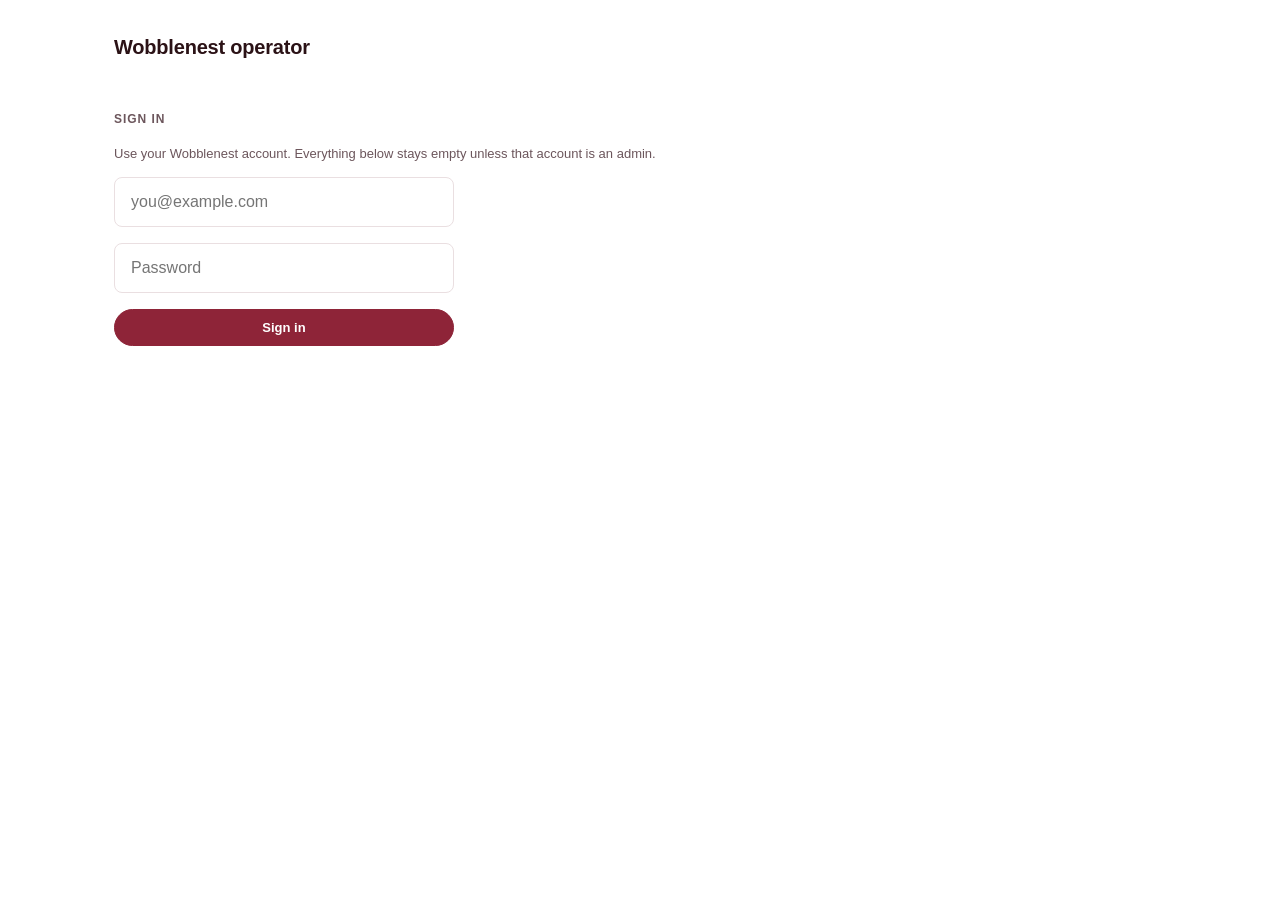
<file: admin.html>
<!doctype html>
<html lang="en">
<head>
<meta charset="utf-8" />
<meta name="viewport" content="width=device-width, initial-scale=1" />
<meta name="robots" content="noindex, nofollow" />
<title>Wobblenest — operator</title>

<!--
  The operator dashboard.

  WHY THIS IS SAFE TO SERVE PUBLICLY. It holds no secret. The Supabase key below is the
  anon key, the same one inside the mobile app, and every function it calls is `security
  definer` with `is_admin()` in its body — so a stranger who opens this page and signs in
  with an ordinary account sees empty tables, because the database returns nothing to
  them. Authorisation is not decided here; it is decided in migration 0036 and cannot be
  edited from a browser.

  WHAT IT DELIBERATELY CANNOT DO, following the principle set in migration 0003: there is
  no way to browse profiles, read messages, or list users. Only the two queues that need
  working, and counts. Access surface is breach surface, and whatever a console can
  enumerate, a stolen admin session can enumerate too. Suspension is offered because it is
  reversible; deletion is not offered at all.
-->

<style>
  :root {
    --s1: 8px; --s2: 16px; --s3: 24px; --s4: 32px; --s5: 48px;
    --bg: #FAF7F7; --surface: #FFFFFF; --ink: #2B1216; --muted: #6C565C;
    --muted-soft: #9E888D; --line: #EADFE1; --accent: #8E2438; --accent-soft: #FDF7F8;
    --ok: #0F6E63; --warn: #B08428; --bad: #C0392B;
    --container: 1100px;
  }
  @media (prefers-color-scheme: dark) {
    :root {
      --bg: #1F2331; --surface: #14161F; --ink: #FFFFFF; --muted: #9BA1B5;
      --muted-soft: #6E7488; --line: #2C3143; --accent: #E8798E; --accent-soft: #1B1F2C;
      --ok: #2FB6A3;
    }
  }
  * { box-sizing: border-box; }
  html, body {
    margin: 0; padding: 0; background: var(--surface); color: var(--ink);
    font: 15px/1.5 -apple-system, BlinkMacSystemFont, 'Segoe UI', Roboto, sans-serif;
    -webkit-font-smoothing: antialiased;
  }
  .wrap { max-width: var(--container); margin: 0 auto; padding: var(--s4) var(--s3) var(--s5); }
  header { display: flex; align-items: baseline; gap: var(--s2); margin-bottom: var(--s4); }
  h1 { font-size: 20px; margin: 0; letter-spacing: -0.01em; }
  .who { color: var(--muted); font-size: 13px; margin-left: auto; }
  h2 { font-size: 12px; text-transform: uppercase; letter-spacing: 0.08em; color: var(--muted); margin: var(--s5) 0 var(--s2); }

  .stats { display: grid; grid-template-columns: repeat(auto-fill, minmax(150px, 1fr)); gap: var(--s2); }
  .stat { background: var(--bg); border: 1px solid var(--line); border-radius: var(--s2); padding: var(--s2); }
  .stat b { display: block; font-size: 26px; line-height: 1.1; letter-spacing: -0.02em; }
  .stat span { color: var(--muted); font-size: 12px; }

  .card { background: var(--bg); border: 1px solid var(--line); border-radius: var(--s2); padding: var(--s2); margin-bottom: var(--s2); }
  .vrow { display: grid; grid-template-columns: 1fr 1fr auto; gap: var(--s2); align-items: start; }
  @media (max-width: 720px) { .vrow { grid-template-columns: 1fr; } }
  .shot { width: 100%; aspect-ratio: 3/4; object-fit: cover; border-radius: var(--s1); background: var(--line); }
  .shot-label { font-size: 11px; color: var(--muted); text-transform: uppercase; letter-spacing: 0.06em; margin-bottom: 4px; }
  .gesture { background: var(--accent-soft); border-radius: var(--s1); padding: var(--s2); margin-bottom: var(--s2); }
  .gesture b { color: var(--accent); }

  table { width: 100%; border-collapse: collapse; font-size: 14px; }
  th { text-align: left; font-size: 11px; text-transform: uppercase; letter-spacing: 0.06em; color: var(--muted); padding: var(--s1); border-bottom: 1px solid var(--line); }
  td { padding: var(--s1); border-bottom: 1px solid var(--line); vertical-align: top; }
  .scroll { overflow-x: auto; }

  button {
    font: inherit; font-size: 13px; font-weight: 600; cursor: pointer;
    border: 1px solid var(--line); background: var(--surface); color: var(--ink);
    border-radius: 999px; padding: 8px 14px;
  }
  button.primary { background: var(--accent); border-color: var(--accent); color: #fff; }
  button.bad { color: var(--bad); border-color: var(--bad); }
  button:disabled { opacity: .5; cursor: default; }
  .actions { display: flex; flex-direction: column; gap: var(--s1); min-width: 120px; }
  @media (max-width: 720px) { .actions { flex-direction: row; flex-wrap: wrap; } }

  input {
    font: inherit; font-size: 16px; width: 100%; color: var(--ink); background: var(--surface);
    border: 1px solid var(--line); border-radius: var(--s1); padding: 12px var(--s2);
  }
  form.signin { max-width: 340px; display: grid; gap: var(--s2); }
  .msg { font-size: 13px; color: var(--muted); }
  .msg.err { color: var(--bad); }
  .empty { color: var(--muted); font-size: 14px; padding: var(--s2) 0; }
  .hide { display: none; }
</style>
</head>
<body>
<div class="wrap">
  <header>
    <h1>Wobblenest operator</h1>
    <span class="who" id="who"></span>
  </header>

  <section id="signin">
    <h2>Sign in</h2>
    <p class="msg">Use your Wobblenest account. Everything below stays empty unless that account is an admin.</p>
    <form class="signin" id="loginForm">
      <input id="email" type="email" placeholder="you@example.com" autocomplete="username" />
      <input id="password" type="password" placeholder="Password" autocomplete="current-password" />
      <button class="primary" type="submit">Sign in</button>
      <p class="msg" id="loginMsg"></p>
    </form>
  </section>

  <div id="app" class="hide">
    <h2>Today</h2>
    <div class="stats" id="stats"></div>

    <h2>Verification queue <span id="vCount" class="msg"></span></h2>
    <div id="verifications"></div>

    <h2>Reports <span id="rCount" class="msg"></span></h2>
    <div class="scroll"><table id="reports"></table></div>

    <h2>Waitlist by area</h2>
    <div class="scroll"><table id="waitlist"></table></div>

    <!--
      People. A lookup, not a browser: you arrive here with an email address from a support
      mail or a name from a report, and you leave with the row you needed to act on.
    -->
    <h2>People</h2>
    <form class="signin" id="searchForm">
      <input id="q" type="search" placeholder="Name, email, or profile id" autocomplete="off" />
      <button type="submit">Search</button>
    </form>
    <div class="scroll"><table id="people"></table></div>
    <div id="person"></div>

    <!--
      The audit log, which has been written to since the first moderation migration and read
      by nothing until now. It matters more from today: this console can read conversations
      and delete accounts, and both of those write a row here.
    -->
    <h2>Audit log</h2>
    <div class="scroll"><table id="audit"></table></div>
  </div>
</div>

<script type="module">
import { createClient } from 'https://esm.sh/@supabase/supabase-js@2';

// Public by design — see the note at the top of this file.
const sb = createClient(
  'https://erjlsjnuuqbnmjtfbffh.supabase.co',
  'sb_publishable_N456yNbeL4XKQ39VtCQONw_LfdZRffj',
);

const $ = (id) => document.getElementById(id);
const esc = (s) => String(s ?? '').replace(/[&<>"]/g, (c) => ({ '&': '&amp;', '<': '&lt;', '>': '&gt;', '"': '&quot;' }[c]));
const when = (iso) => new Date(iso).toLocaleString('en-IN', { dateStyle: 'medium', timeStyle: 'short' });

/** Signs one R2 key through the same edge function the app uses. */
async function signedUrl(key) {
  if (!key) return null;
  const { data } = await sb.functions.invoke('photo-view-url', { body: { r2Key: key } });
  return data?.url ?? null;
}

$('loginForm').addEventListener('submit', async (e) => {
  e.preventDefault();
  $('loginMsg').textContent = 'Signing in…';
  $('loginMsg').className = 'msg';
  const { error } = await sb.auth.signInWithPassword({
    email: $('email').value.trim(),
    password: $('password').value,
  });
  if (error) {
    $('loginMsg').textContent = error.message;
    $('loginMsg').className = 'msg err';
    return;
  }
  start();
});

async function start() {
  const { data: { user } } = await sb.auth.getUser();
  if (!user) return;

  $('signin').classList.add('hide');
  $('app').classList.remove('hide');
  $('who').textContent = user.email ?? '';

  await Promise.all([loadStats(), loadVerifications(), loadReports(), loadWaitlist(), loadAudit()]);
}

/**
 * Every destructive or privacy-touching action asks for a written reason, and the database
 * rejects anything under ten characters. That is not ceremony: the audit row is the only
 * account of why a stranger's conversation was opened or their account removed, and
 * "because I clicked it" is not one. Cancelling returns null and nothing happens.
 */
function askReason(what) {
  const reason = prompt(`${what}\n\nWhy? (at least 10 characters — this is recorded against your name)`);
  if (reason === null) return null;
  if (reason.trim().length < 10) {
    alert('A reason of at least 10 characters is required.');
    return null;
  }
  return reason.trim();
}

async function loadPeople(query) {
  const { data, error } = await sb.rpc('admin_user_search', { p_query: query || null, p_limit: 25 });
  if (error) { $('people').innerHTML = `<tr><td class="empty">${esc(error.message)}</td></tr>`; return; }
  const rows = data ?? [];
  if (!rows.length) {
    $('people').innerHTML = '<tr><td class="empty">Nobody matches.</td></tr>';
    return;
  }
  $('people').innerHTML =
    '<tr><th>Name</th><th>Email</th><th>Joined</th><th>State</th><th>Reports</th><th></th></tr>' +
    rows.map((r) => {
      // Worst state wins, because that is the one an operator needs to see first.
      const state = r.deleted ? 'deleted' : r.banned ? 'banned' : r.suspended ? 'suspended'
        : !r.onboarded ? 'signing up' : r.verified ? 'verified' : 'active';
      return `
      <tr>
        <td>${esc(r.name ?? '—')}</td>
        <td>${esc(r.email ?? '—')}</td>
        <td>${esc(when(r.created_at))}</td>
        <td>${esc(state)}</td>
        <td>${r.open_reports > 0 ? esc(r.open_reports) : ''}</td>
        <td class="actions"><button data-person="${esc(r.id)}">Open</button></td>
      </tr>`;
    }).join('');
}

async function showPerson(id) {
  const { data, error } = await sb.rpc('admin_profile_detail', { p_profile: id });
  if (error) { $('person').innerHTML = `<p class="msg err">${esc(error.message)}</p>`; return; }
  const p = (data ?? [])[0];
  if (!p) { $('person').innerHTML = '<p class="msg">Not found.</p>'; return; }

  const urls = await Promise.all((p.photo_keys ?? []).map(signedUrl));
  const facts = [
    ['Email', p.email], ['Born', p.date_of_birth], ['Job', p.job], ['City', p.city],
    ['Joined', when(p.created_at)], ['Last active', p.last_active ? when(p.last_active) : '—'],
    ['Verified', p.verified_at ? when(p.verified_at) : 'no'],
    ['Suspended', p.suspended_at ? when(p.suspended_at) : 'no'],
    ['Deleted', p.deleted_at ? when(p.deleted_at) : 'no'],
  ];

  $('person').innerHTML = `
    <div class="card">
      <h3>${esc(p.name ?? '—')}</h3>
      <div class="shots">${urls.filter(Boolean).map((u) => `<img src="${esc(u)}" alt="" />`).join('')}</div>
      <table>${facts.map(([k, v]) => `<tr><th>${esc(k)}</th><td>${esc(v ?? '—')}</td></tr>`).join('')}</table>
      ${p.bio ? `<p>${esc(p.bio)}</p>` : ''}
      ${(p.interests ?? []).length ? `<p class="msg">${esc((p.interests ?? []).join(' · '))}</p>` : ''}
      <div class="actions">
        ${p.suspended_at ? `<button data-unsuspend="${esc(p.id)}">Lift suspension</button>` : ''}
        ${p.deleted_at ? '' : `<button class="bad" data-delete="${esc(p.id)}">Delete account</button>`}
        <button data-close-person="1">Close</button>
      </div>
    </div>`;
}

async function loadAudit() {
  const { data } = await sb.rpc('admin_audit_recent', { p_limit: 50 });
  const rows = data ?? [];
  if (!rows.length) {
    $('audit').innerHTML = '<tr><td class="empty">Nothing yet.</td></tr>';
    return;
  }
  $('audit').innerHTML =
    '<tr><th>When</th><th>Who</th><th>Did</th><th>To</th><th>Why</th></tr>' +
    rows.map((r) => `
      <tr>
        <td>${esc(when(r.at))}</td>
        <td>${esc(r.admin_name ?? '—')}</td>
        <td>${esc(r.action)}</td>
        <td>${esc(r.target_name ?? '—')}</td>
        <td>${esc(r.reason)}</td>
      </tr>`).join('');
}

$('searchForm').addEventListener('submit', (e) => {
  e.preventDefault();
  void loadPeople($('q').value.trim());
});

async function loadStats() {
  const { data } = await sb.rpc('admin_overview');
  const s = (data ?? [])[0];
  if (!s) {
    // The honest reading of an empty result: the database declined, which for these
    // functions means this account is not an admin.
    $('stats').innerHTML = '<p class="empty">This account is not an admin, so there is nothing to show.</p>';
    return;
  }
  const cells = [
    ['People', s.people], ['Onboarded', s.onboarded], ['With location', s.with_location],
    ['Verified', s.verified], ['Live matches', s.matches], ['Messages', s.messages],
    ['Awaiting review', s.pending_verifications], ['Open reports', s.open_reports],
    ['Waitlist', s.waitlist],
  ];
  $('stats').innerHTML = cells
    .map(([label, n]) => `<div class="stat"><b>${esc(n)}</b><span>${esc(label)}</span></div>`)
    .join('');
}

async function loadVerifications() {
  const { data } = await sb.rpc('admin_verification_queue');
  const rows = data ?? [];
  $('vCount').textContent = rows.length ? `· ${rows.length} waiting` : '';

  if (!rows.length) {
    $('verifications').innerHTML = '<p class="empty">Nothing waiting.</p>';
    return;
  }

  // Signed one row at a time. The queue is short by nature — if it is ever long enough
  // for this to matter, the answer is more reviewers, not a bigger batch.
  const html = await Promise.all(rows.map(async (r) => {
    const [selfie, cover] = await Promise.all([signedUrl(r.selfie_key), signedUrl(r.cover_key)]);
    return `
      <div class="card" data-id="${esc(r.id)}">
        <div class="gesture">
          <div class="shot-label">They were asked to</div>
          <b>${esc(r.gesture)}</b>
        </div>
        <div class="vrow">
          <div>
            <div class="shot-label">Selfie just taken</div>
            ${selfie ? `<img class="shot" src="${esc(selfie)}" alt="">` : '<div class="shot"></div>'}
          </div>
          <div>
            <div class="shot-label">Their cover photo</div>
            ${cover ? `<img class="shot" src="${esc(cover)}" alt="">` : '<div class="shot"></div>'}
          </div>
          <div class="actions">
            <div class="msg">${esc(r.name)}<br>${esc(when(r.created_at))}</div>
            <button class="primary" data-approve="${esc(r.id)}">Same person</button>
            <button class="bad" data-reject="${esc(r.id)}">Not a match</button>
          </div>
        </div>
      </div>`;
  }));
  $('verifications').innerHTML = html.join('');
}

async function loadReports() {
  const { data } = await sb.rpc('admin_report_queue');
  const rows = data ?? [];
  $('rCount').textContent = rows.length ? `· ${rows.length} open` : '';

  if (!rows.length) {
    $('reports').innerHTML = '<tr><td class="empty">Nothing open.</td></tr>';
    return;
  }
  $('reports').innerHTML =
    '<tr><th>When</th><th>Reported</th><th>By</th><th>Reason</th><th>Status</th><th></th></tr>' +
    rows.map((r) => `
      <tr>
        <td>${esc(when(r.created_at))}</td>
        <td>${esc(r.reported_name ?? '—')}</td>
        <td>${esc(r.reporter_name ?? '—')}</td>
        <td>${esc(r.reason)}${r.detail ? `<br><span class="msg">${esc(r.detail)}</span>` : ''}</td>
        <td>${esc(r.status)}</td>
        <td class="actions">
          <button data-convo="${esc(r.id)}">Read conversation</button>
          <button data-report="${esc(r.id)}" data-action="dismissed">No action</button>
          <button data-report="${esc(r.id)}" data-action="warned">Warn</button>
          <button class="bad" data-report="${esc(r.id)}" data-action="suspended">Suspend</button>
          <div data-convo-out="${esc(r.id)}"></div>
        </td>
      </tr>`).join('');
}

async function loadWaitlist() {
  const { data } = await sb.rpc('admin_waitlist_by_area');
  const rows = data ?? [];
  if (!rows.length) {
    $('waitlist').innerHTML = '<tr><td class="empty">Nobody yet.</td></tr>';
    return;
  }
  // The ratio column is the one that decides when an area opens. A total on its own says
  // nothing — an area that is 90% men is not ready however big it is.
  $('waitlist').innerHTML =
    '<tr><th>Area</th><th>Total</th><th>Women</th><th>Men</th><th>Other / unsaid</th><th>Ratio</th></tr>' +
    rows.map((r) => {
      const w = Number(r.women), m = Number(r.men);
      const ratio = m > 0 ? `${Math.round((w / (w + m)) * 100)}% women` : w > 0 ? 'all women' : '—';
      return `<tr>
        <td>${esc(r.area)}</td><td>${esc(r.total)}</td><td>${esc(r.women)}</td>
        <td>${esc(r.men)}</td><td>${esc(r.other_or_unspecified)}</td><td>${esc(ratio)}</td>
      </tr>`;
    }).join('');
}

document.addEventListener('click', async (e) => {
  const t = e.target;
  if (!(t instanceof HTMLElement)) return;

  const approve = t.getAttribute('data-approve');
  const reject = t.getAttribute('data-reject');
  if (approve || reject) {
    t.disabled = true;
    const { error } = await sb.rpc('decide_verification', {
      p_request: approve || reject,
      p_approve: !!approve,
    });
    if (error) { alert(error.message); t.disabled = false; return; }
    await Promise.all([loadVerifications(), loadStats()]);
    return;
  }

  const person = t.getAttribute('data-person');
  if (person) { await showPerson(person); return; }

  if (t.getAttribute('data-close-person')) { $('person').innerHTML = ''; return; }

  const unsuspend = t.getAttribute('data-unsuspend');
  if (unsuspend) {
    t.disabled = true;
    const { error } = await sb.rpc('admin_unsuspend', { p_profile: unsuspend });
    if (error) { alert(error.message); t.disabled = false; return; }
    await Promise.all([showPerson(unsuspend), loadStats(), loadAudit()]);
    return;
  }

  const del = t.getAttribute('data-delete');
  if (del) {
    if (!confirm('Delete this account?\n\nThey disappear immediately and every match and duo ends. Everything is erased for good after 14 days — the same path a user gets from Settings, so it can be reversed inside that window.')) return;
    const reason = askReason('Deleting an account');
    if (!reason) return;
    t.disabled = true;
    const { error } = await sb.rpc('admin_delete_account', { p_profile: del, p_reason: reason });
    if (error) { alert(error.message); t.disabled = false; return; }
    await Promise.all([showPerson(del), loadStats(), loadAudit(), loadPeople($('q').value.trim())]);
    return;
  }

  // Reading the conversation a report is about. The function takes the report id, not two
  // people, so there is no way to reach a chat that nobody complained about.
  const convo = t.getAttribute('data-convo');
  if (convo) {
    const reason = askReason('Opening a reported conversation');
    if (!reason) return;
    t.disabled = true;
    const { data, error } = await sb.rpc('admin_report_conversation', { p_report: convo, p_reason: reason });
    t.disabled = false;
    if (error) { alert(error.message); return; }
    const msgs = data ?? [];
    const box = document.querySelector(`[data-convo-out="${convo}"]`);
    if (!box) return;
    box.innerHTML = msgs.length
      ? msgs.map((m) => `<div class="msg"><strong>${esc(m.sender_name ?? '—')}</strong> · ${esc(when(m.created_at))}<br>${esc(m.body ?? (m.has_attachment ? '[attachment]' : ''))}</div>`).join('')
      : '<p class="msg">These two never exchanged a message.</p>';
    await loadAudit();
    return;
  }

  const report = t.getAttribute('data-report');
  if (report) {
    const action = t.getAttribute('data-action');
    if (action === 'suspended' && !confirm('Suspend this account? They will be hidden from everyone until you lift it.')) return;
    // The database now requires a written reason on every resolution, which it always
    // should have — the audit column has carried a 10-character check since the first
    // moderation migration, and the function was passing null into it.
    const reason = askReason(`Resolving this report as "${action}"`);
    if (!reason) return;
    t.disabled = true;
    const { error } = await sb.rpc('admin_resolve_report', { p_report: report, p_action: action, p_note: reason });
    if (error) { alert(error.message); t.disabled = false; return; }
    await Promise.all([loadReports(), loadStats(), loadAudit()]);
  }
});

// A session survives a reload, so an already-signed-in operator skips the form.
sb.auth.getSession().then(({ data }) => { if (data.session) start(); });
</script>
</body>
</html>
</file>
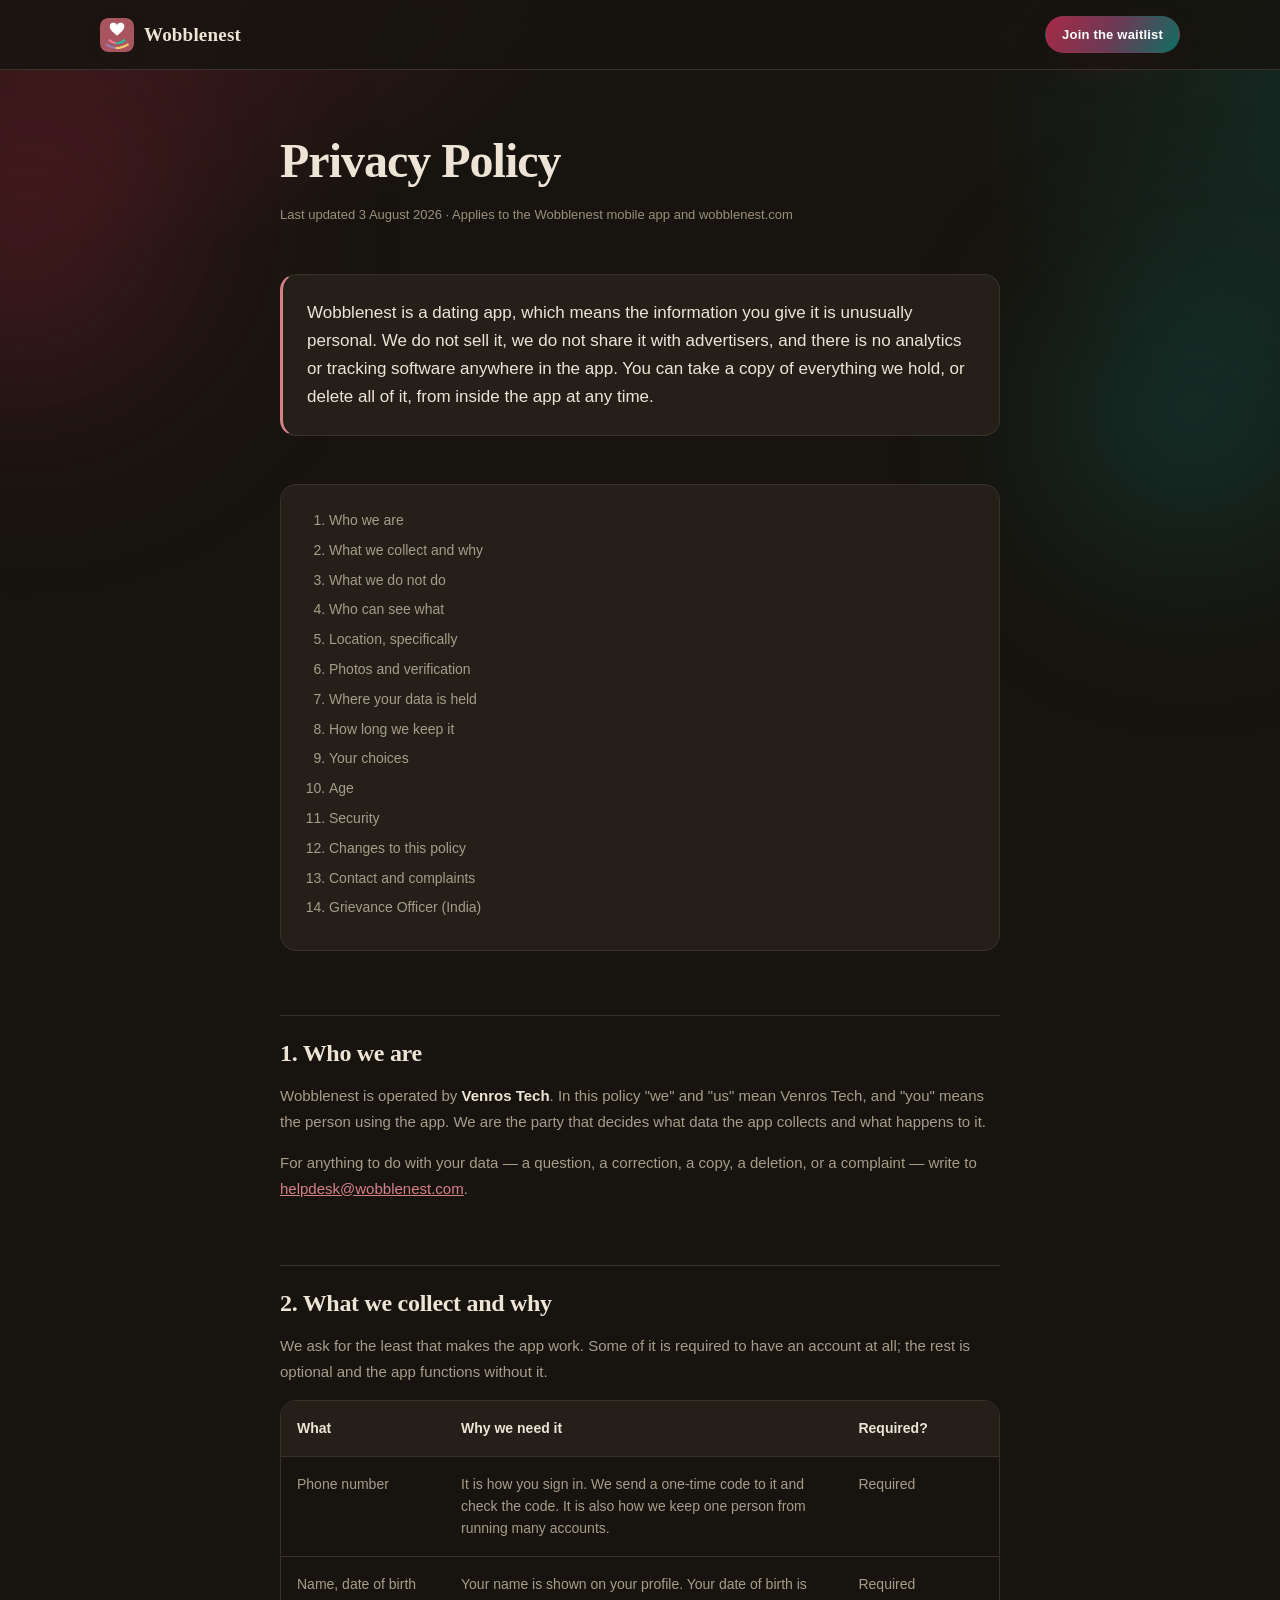
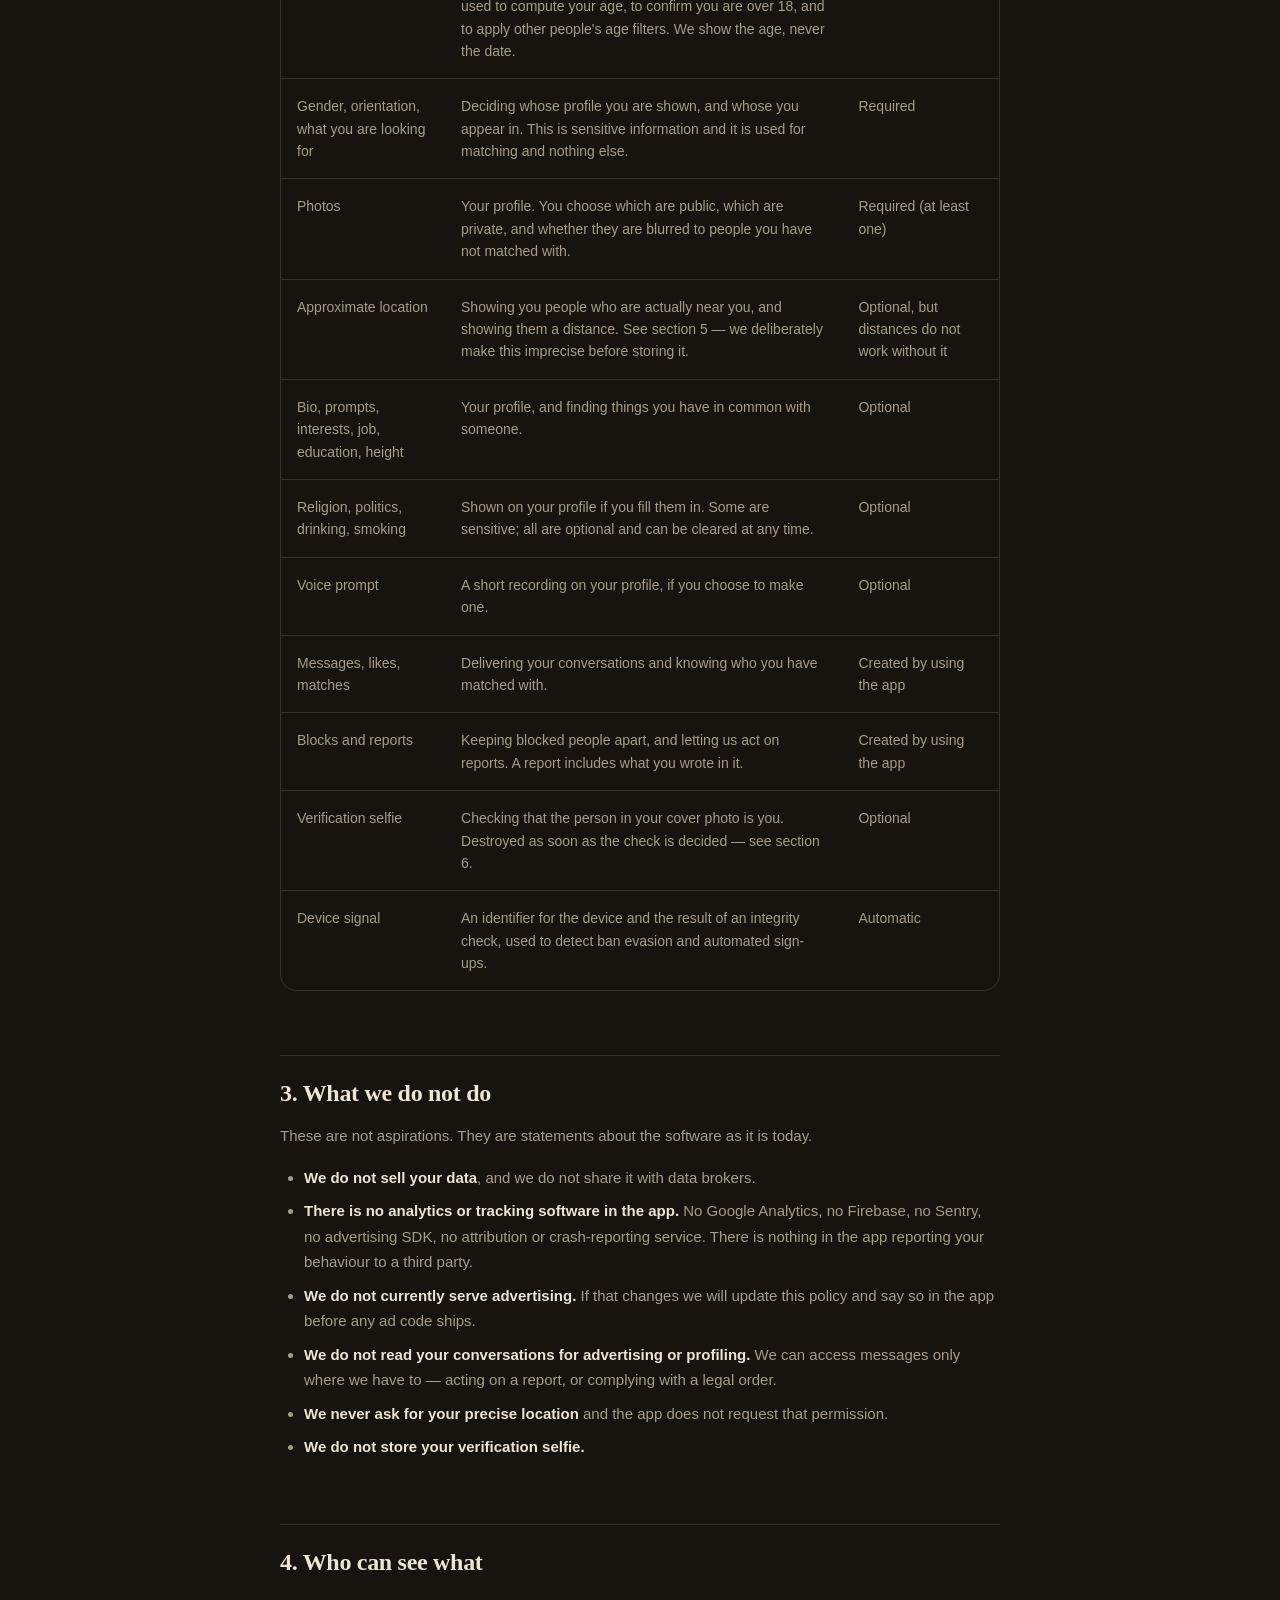
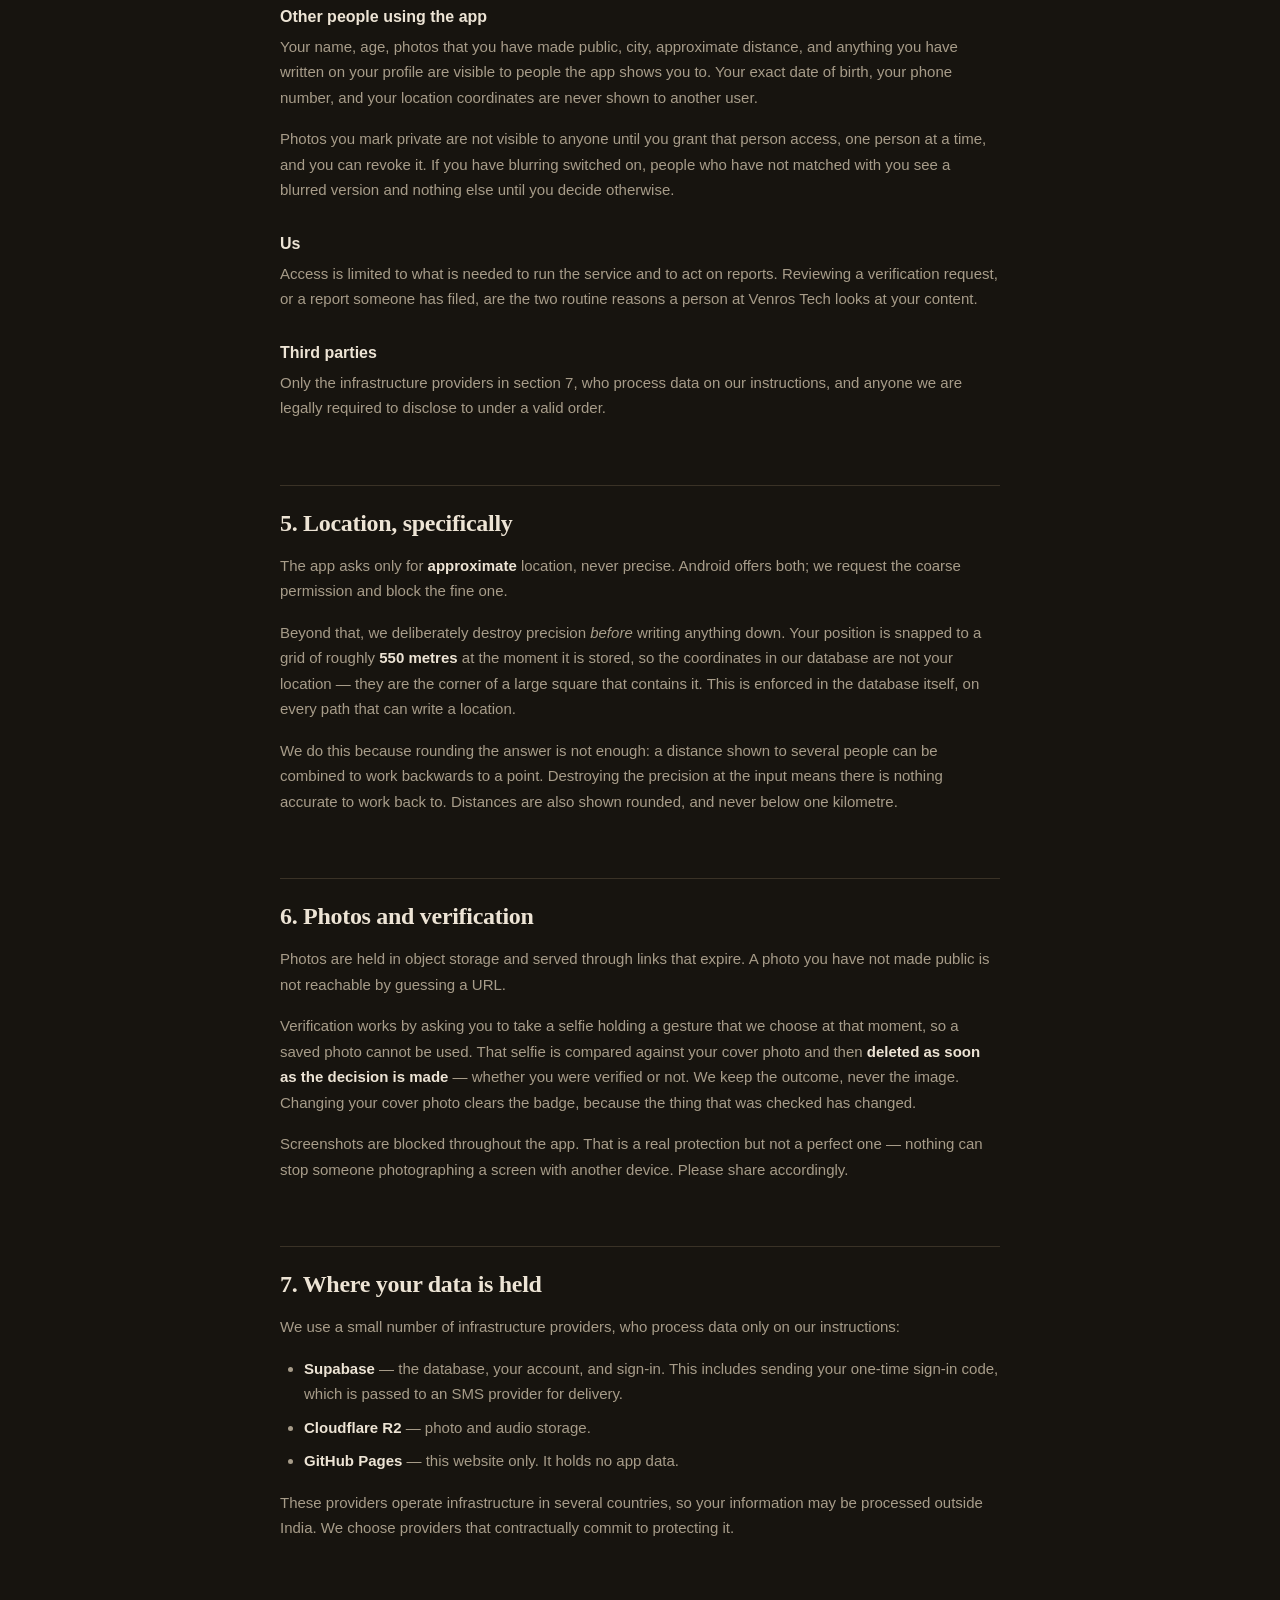
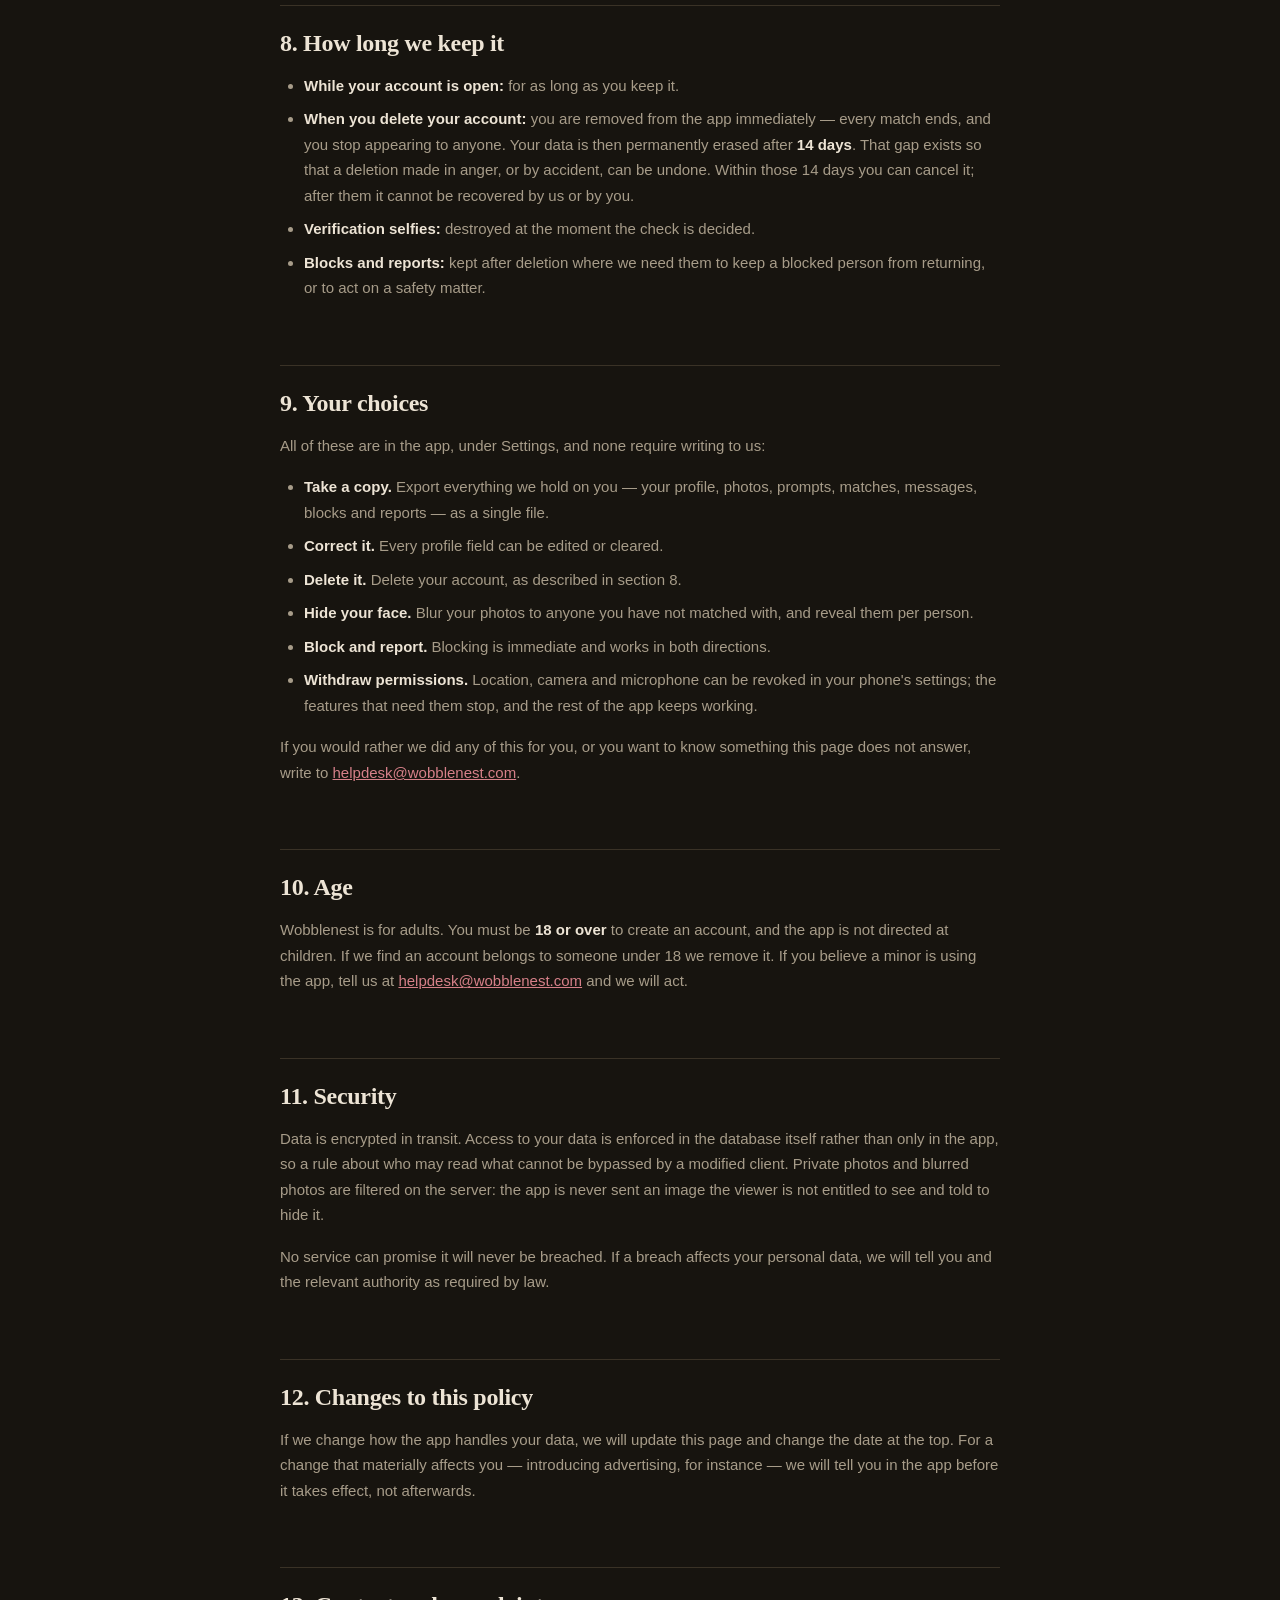
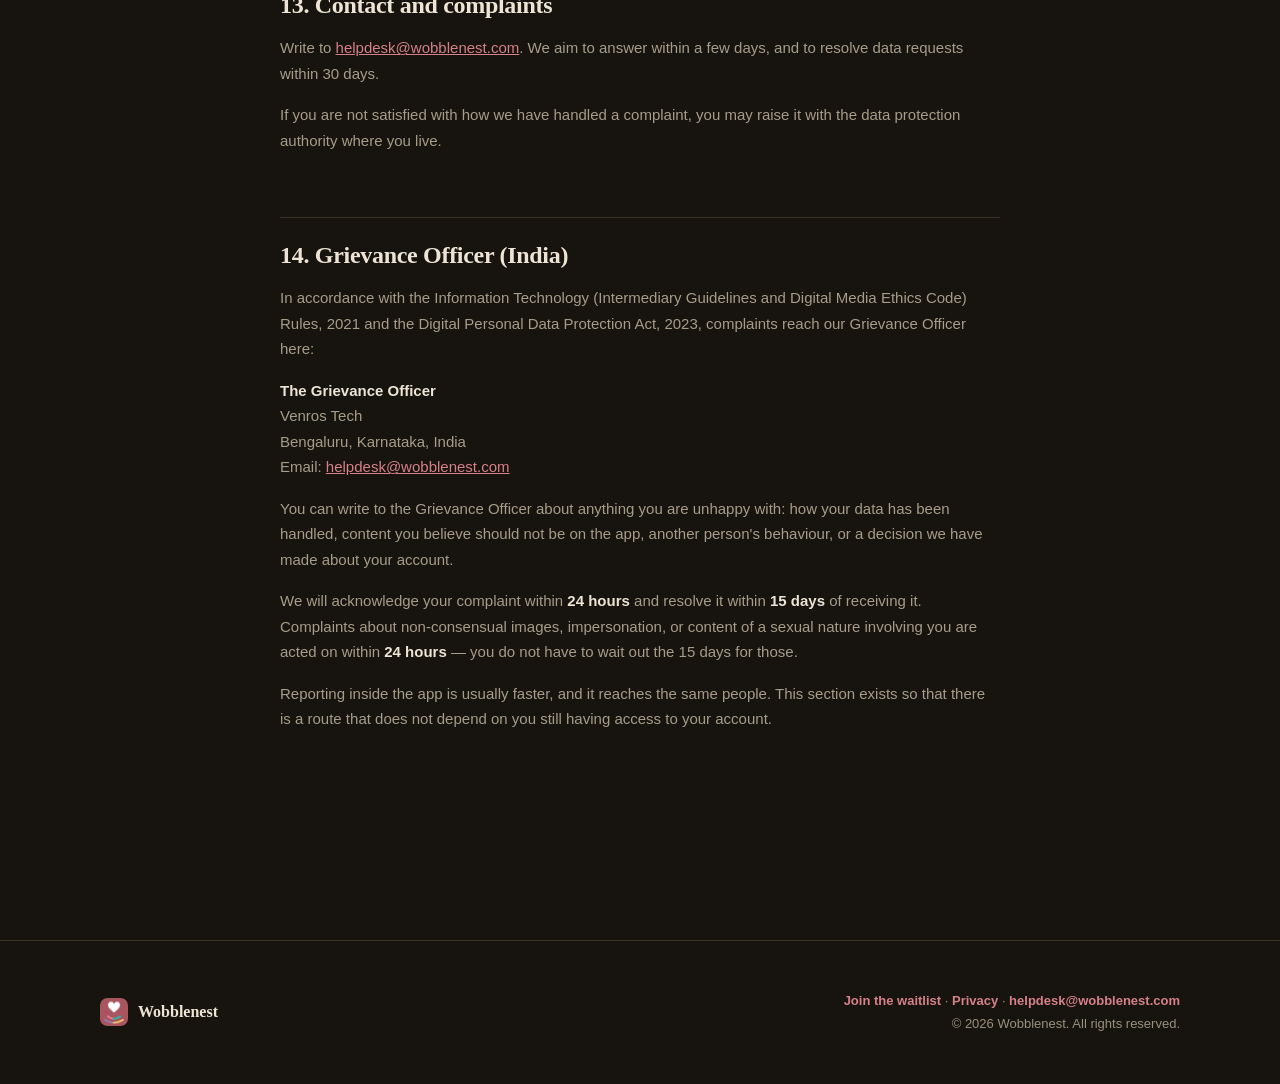
<file: privacy.html>
<!DOCTYPE html>
<html lang="en">
<head>
<meta charset="UTF-8" />
<meta name="viewport" content="width=device-width, initial-scale=1.0" />
<title>Privacy Policy — Wobblenest</title>
<meta name="description" content="What Wobblenest collects, why, who can see it, how long it is kept, and how to get it back or delete it." />
<meta name="theme-color" content="#A85560" />
<link rel="icon" type="image/png" href="favicon.png" />
<meta property="og:title" content="Privacy Policy — Wobblenest" />
<meta property="og:description" content="What Wobblenest collects, why, and how to get it back or delete it." />
<meta property="og:image" content="icon.png" />
<meta property="og:type" content="website" />
<link rel="stylesheet" href="styles.css?v=6" />

<!--
  Written against what the app actually does, not from a template. Every specific figure
  below - the 550m location grid, the 14-day deletion window, the selfie being destroyed at
  the moment of decision - is a behaviour implemented in the database, and if any of them
  changes this page is wrong and has to change with it. A privacy policy that describes
  something the software does not do is worse than no policy at all.

  Document-specific styling is inline rather than appended to styles.css for the same reason
  404.html's is: that file is cached hard by the Pages CDN and shared with every other page,
  so touching it means risking stale CSS site-wide to style one document.
-->
<style>
  .doc { padding: var(--s7) 0 var(--s8); }

  .doc-inner {
    max-width: 720px;
    margin: 0 auto;
    font-family: -apple-system, BlinkMacSystemFont, 'Segoe UI', Roboto, sans-serif;
  }

  .doc h1 {
    font-family: 'Georgia', 'Iowan Old Style', serif;
    font-size: clamp(32px, 5vw, 48px);
    line-height: 1.12;
    letter-spacing: -1px;
    margin: 0 0 var(--s2);
  }

  .doc .updated {
    font-size: 13px;
    color: var(--muted-soft);
    margin: 0 0 var(--s6);
  }

  .doc h2 {
    font-family: 'Georgia', 'Iowan Old Style', serif;
    font-size: 24px;
    letter-spacing: -0.3px;
    margin: var(--s7) 0 var(--s2);
    padding-top: var(--s3);
    border-top: 1px solid var(--line);
  }

  .doc h3 {
    font-size: 16px;
    margin: var(--s4) 0 var(--s1);
    color: var(--ink);
  }

  .doc p, .doc li {
    font-size: 15px;
    line-height: 1.7;
    color: var(--muted);
  }

  .doc p { margin: 0 0 var(--s2); }
  .doc ul { margin: 0 0 var(--s2); padding-left: var(--s3); }
  .doc li { margin-bottom: var(--s1); }
  .doc strong { color: var(--ink); font-weight: 600; }
  .doc a { color: var(--accent); }

  /* The lead paragraph carries the summary someone gets if they read nothing else. */
  .doc .lead {
    font-size: 17px;
    line-height: 1.65;
    color: var(--ink);
    background: var(--surface);
    border: 1px solid var(--line);
    border-left: 3px solid var(--accent);
    border-radius: var(--s2);
    padding: var(--s3);
    margin-bottom: var(--s6);
  }

  /* Wide on a desktop, scrollable inside its own box on a phone - the page body itself must
     never scroll sideways. */
  .table-scroll {
    overflow-x: auto;
    border: 1px solid var(--line);
    border-radius: var(--s2);
    margin-bottom: var(--s3);
  }

  .doc table { border-collapse: collapse; width: 100%; min-width: 520px; }

  .doc th, .doc td {
    text-align: left;
    vertical-align: top;
    padding: var(--s2);
    font-size: 14px;
    line-height: 1.6;
    border-bottom: 1px solid var(--line);
  }

  .doc th { color: var(--ink); font-weight: 600; background: var(--surface); }
  .doc td { color: var(--muted); }
  .doc tr:last-child td { border-bottom: 0; }

  .toc {
    background: var(--surface);
    border: 1px solid var(--line);
    border-radius: var(--s2);
    padding: var(--s3);
    margin-bottom: var(--s6);
  }

  .toc ol { margin: 0; padding-left: var(--s3); }
  .toc li { margin-bottom: 6px; font-size: 14px; }
  .toc a { color: var(--muted); text-decoration: none; }
  .toc a:hover { color: var(--accent); }
</style>
</head>
<body>

<div class="bg-scene">
  <div class="blob blob-1"></div>
  <div class="blob blob-2"></div>
</div>

<nav class="nav">
  <div class="nav-inner">
    <a class="brand" href="/">
      <img src="icon.png" alt="Wobblenest" />
      <span>Wobblenest</span>
    </a>
    <a class="nav-pill" href="waitlist.html">Join the waitlist</a>
  </div>
</nav>

<main class="doc">
  <div class="wrap">
    <div class="doc-inner">

      <h1>Privacy Policy</h1>
      <p class="updated">Last updated 3 August 2026 · Applies to the Wobblenest mobile app and wobblenest.com</p>

      <p class="lead">
        Wobblenest is a dating app, which means the information you give it is unusually
        personal. We do not sell it, we do not share it with advertisers, and there is no
        analytics or tracking software anywhere in the app. You can take a copy of
        everything we hold, or delete all of it, from inside the app at any time.
      </p>

      <div class="toc">
        <ol>
          <li><a href="#who">Who we are</a></li>
          <li><a href="#collect">What we collect and why</a></li>
          <li><a href="#dont">What we do not do</a></li>
          <li><a href="#sees">Who can see what</a></li>
          <li><a href="#location">Location, specifically</a></li>
          <li><a href="#photos">Photos and verification</a></li>
          <li><a href="#where">Where your data is held</a></li>
          <li><a href="#keep">How long we keep it</a></li>
          <li><a href="#rights">Your choices</a></li>
          <li><a href="#age">Age</a></li>
          <li><a href="#security">Security</a></li>
          <li><a href="#changes">Changes to this policy</a></li>
          <li><a href="#contact">Contact and complaints</a></li>
          <li><a href="#grievance">Grievance Officer (India)</a></li>
        </ol>
      </div>

      <h2 id="who">1. Who we are</h2>
      <p>
        Wobblenest is operated by <strong>Venros Tech</strong>. In this policy "we" and "us"
        mean Venros Tech, and "you" means the person using the app. We are the party that
        decides what data the app collects and what happens to it.
      </p>
      <p>
        For anything to do with your data — a question, a correction, a copy, a deletion, or
        a complaint — write to
        <a href="mailto:helpdesk@wobblenest.com">helpdesk@wobblenest.com</a>.
      </p>

      <h2 id="collect">2. What we collect and why</h2>
      <p>
        We ask for the least that makes the app work. Some of it is required to have an
        account at all; the rest is optional and the app functions without it.
      </p>

      <div class="table-scroll">
        <table>
          <tr>
            <th>What</th>
            <th>Why we need it</th>
            <th>Required?</th>
          </tr>
          <tr>
            <td>Phone number</td>
            <td>It is how you sign in. We send a one-time code to it and check the code. It is also how we keep one person from running many accounts.</td>
            <td>Required</td>
          </tr>
          <tr>
            <td>Name, date of birth</td>
            <td>Your name is shown on your profile. Your date of birth is used to compute your age, to confirm you are over 18, and to apply other people's age filters. We show the age, never the date.</td>
            <td>Required</td>
          </tr>
          <tr>
            <td>Gender, orientation, what you are looking for</td>
            <td>Deciding whose profile you are shown, and whose you appear in. This is sensitive information and it is used for matching and nothing else.</td>
            <td>Required</td>
          </tr>
          <tr>
            <td>Photos</td>
            <td>Your profile. You choose which are public, which are private, and whether they are blurred to people you have not matched with.</td>
            <td>Required (at least one)</td>
          </tr>
          <tr>
            <td>Approximate location</td>
            <td>Showing you people who are actually near you, and showing them a distance. See section 5 — we deliberately make this imprecise before storing it.</td>
            <td>Optional, but distances do not work without it</td>
          </tr>
          <tr>
            <td>Bio, prompts, interests, job, education, height</td>
            <td>Your profile, and finding things you have in common with someone.</td>
            <td>Optional</td>
          </tr>
          <tr>
            <td>Religion, politics, drinking, smoking</td>
            <td>Shown on your profile if you fill them in. Some are sensitive; all are optional and can be cleared at any time.</td>
            <td>Optional</td>
          </tr>
          <tr>
            <td>Voice prompt</td>
            <td>A short recording on your profile, if you choose to make one.</td>
            <td>Optional</td>
          </tr>
          <tr>
            <td>Messages, likes, matches</td>
            <td>Delivering your conversations and knowing who you have matched with.</td>
            <td>Created by using the app</td>
          </tr>
          <tr>
            <td>Blocks and reports</td>
            <td>Keeping blocked people apart, and letting us act on reports. A report includes what you wrote in it.</td>
            <td>Created by using the app</td>
          </tr>
          <tr>
            <td>Verification selfie</td>
            <td>Checking that the person in your cover photo is you. Destroyed as soon as the check is decided — see section 6.</td>
            <td>Optional</td>
          </tr>
          <tr>
            <td>Device signal</td>
            <td>An identifier for the device and the result of an integrity check, used to detect ban evasion and automated sign-ups.</td>
            <td>Automatic</td>
          </tr>
        </table>
      </div>

      <h2 id="dont">3. What we do not do</h2>
      <p>These are not aspirations. They are statements about the software as it is today.</p>
      <ul>
        <li><strong>We do not sell your data</strong>, and we do not share it with data brokers.</li>
        <li><strong>There is no analytics or tracking software in the app.</strong> No Google Analytics, no Firebase, no Sentry, no advertising SDK, no attribution or crash-reporting service. There is nothing in the app reporting your behaviour to a third party.</li>
        <li><strong>We do not currently serve advertising.</strong> If that changes we will update this policy and say so in the app before any ad code ships.</li>
        <li><strong>We do not read your conversations for advertising or profiling.</strong> We can access messages only where we have to — acting on a report, or complying with a legal order.</li>
        <li><strong>We never ask for your precise location</strong> and the app does not request that permission.</li>
        <li><strong>We do not store your verification selfie.</strong></li>
      </ul>

      <h2 id="sees">4. Who can see what</h2>
      <h3>Other people using the app</h3>
      <p>
        Your name, age, photos that you have made public, city, approximate distance, and
        anything you have written on your profile are visible to people the app shows you
        to. Your exact date of birth, your phone number, and your location coordinates are
        never shown to another user.
      </p>
      <p>
        Photos you mark private are not visible to anyone until you grant that person
        access, one person at a time, and you can revoke it. If you have blurring switched
        on, people who have not matched with you see a blurred version and nothing else
        until you decide otherwise.
      </p>
      <h3>Us</h3>
      <p>
        Access is limited to what is needed to run the service and to act on reports.
        Reviewing a verification request, or a report someone has filed, are the two
        routine reasons a person at Venros Tech looks at your content.
      </p>
      <h3>Third parties</h3>
      <p>
        Only the infrastructure providers in section 7, who process data on our
        instructions, and anyone we are legally required to disclose to under a valid order.
      </p>

      <h2 id="location">5. Location, specifically</h2>
      <p>
        The app asks only for <strong>approximate</strong> location, never precise. Android
        offers both; we request the coarse permission and block the fine one.
      </p>
      <p>
        Beyond that, we deliberately destroy precision <em>before</em> writing anything down.
        Your position is snapped to a grid of roughly <strong>550 metres</strong> at the
        moment it is stored, so the coordinates in our database are not your location — they
        are the corner of a large square that contains it. This is enforced in the database
        itself, on every path that can write a location.
      </p>
      <p>
        We do this because rounding the answer is not enough: a distance shown to several
        people can be combined to work backwards to a point. Destroying the precision at the
        input means there is nothing accurate to work back to. Distances are also shown
        rounded, and never below one kilometre.
      </p>

      <h2 id="photos">6. Photos and verification</h2>
      <p>
        Photos are held in object storage and served through links that expire. A photo you
        have not made public is not reachable by guessing a URL.
      </p>
      <p>
        Verification works by asking you to take a selfie holding a gesture that we choose at
        that moment, so a saved photo cannot be used. That selfie is compared against your
        cover photo and then <strong>deleted as soon as the decision is made</strong> —
        whether you were verified or not. We keep the outcome, never the image. Changing your
        cover photo clears the badge, because the thing that was checked has changed.
      </p>
      <p>
        Screenshots are blocked throughout the app. That is a real protection but not a
        perfect one — nothing can stop someone photographing a screen with another device.
        Please share accordingly.
      </p>

      <h2 id="where">7. Where your data is held</h2>
      <p>
        We use a small number of infrastructure providers, who process data only on our
        instructions:
      </p>
      <ul>
        <li><strong>Supabase</strong> — the database, your account, and sign-in. This includes sending your one-time sign-in code, which is passed to an SMS provider for delivery.</li>
        <li><strong>Cloudflare R2</strong> — photo and audio storage.</li>
        <li><strong>GitHub Pages</strong> — this website only. It holds no app data.</li>
      </ul>
      <p>
        These providers operate infrastructure in several countries, so your information may
        be processed outside India. We choose providers that contractually commit to
        protecting it.
      </p>

      <h2 id="keep">8. How long we keep it</h2>
      <ul>
        <li><strong>While your account is open:</strong> for as long as you keep it.</li>
        <li><strong>When you delete your account:</strong> you are removed from the app immediately — every match ends, and you stop appearing to anyone. Your data is then permanently erased after <strong>14 days</strong>. That gap exists so that a deletion made in anger, or by accident, can be undone. Within those 14 days you can cancel it; after them it cannot be recovered by us or by you.</li>
        <li><strong>Verification selfies:</strong> destroyed at the moment the check is decided.</li>
        <li><strong>Blocks and reports:</strong> kept after deletion where we need them to keep a blocked person from returning, or to act on a safety matter.</li>
      </ul>

      <h2 id="rights">9. Your choices</h2>
      <p>All of these are in the app, under Settings, and none require writing to us:</p>
      <ul>
        <li><strong>Take a copy.</strong> Export everything we hold on you — your profile, photos, prompts, matches, messages, blocks and reports — as a single file.</li>
        <li><strong>Correct it.</strong> Every profile field can be edited or cleared.</li>
        <li><strong>Delete it.</strong> Delete your account, as described in section 8.</li>
        <li><strong>Hide your face.</strong> Blur your photos to anyone you have not matched with, and reveal them per person.</li>
        <li><strong>Block and report.</strong> Blocking is immediate and works in both directions.</li>
        <li><strong>Withdraw permissions.</strong> Location, camera and microphone can be revoked in your phone's settings; the features that need them stop, and the rest of the app keeps working.</li>
      </ul>
      <p>
        If you would rather we did any of this for you, or you want to know something this
        page does not answer, write to
        <a href="mailto:helpdesk@wobblenest.com">helpdesk@wobblenest.com</a>.
      </p>

      <h2 id="age">10. Age</h2>
      <p>
        Wobblenest is for adults. You must be <strong>18 or over</strong> to create an
        account, and the app is not directed at children. If we find an account belongs to
        someone under 18 we remove it. If you believe a minor is using the app, tell us at
        <a href="mailto:helpdesk@wobblenest.com">helpdesk@wobblenest.com</a> and we will act.
      </p>

      <h2 id="security">11. Security</h2>
      <p>
        Data is encrypted in transit. Access to your data is enforced in the database itself
        rather than only in the app, so a rule about who may read what cannot be bypassed by
        a modified client. Private photos and blurred photos are filtered on the server: the
        app is never sent an image the viewer is not entitled to see and told to hide it.
      </p>
      <p>
        No service can promise it will never be breached. If a breach affects your personal
        data, we will tell you and the relevant authority as required by law.
      </p>

      <h2 id="changes">12. Changes to this policy</h2>
      <p>
        If we change how the app handles your data, we will update this page and change the
        date at the top. For a change that materially affects you — introducing advertising,
        for instance — we will tell you in the app before it takes effect, not afterwards.
      </p>

      <h2 id="contact">13. Contact and complaints</h2>
      <p>
        Write to <a href="mailto:helpdesk@wobblenest.com">helpdesk@wobblenest.com</a>. We aim
        to answer within a few days, and to resolve data requests within 30 days.
      </p>
      <p>
        If you are not satisfied with how we have handled a complaint, you may raise it with
        the data protection authority where you live.
      </p>

      <!--
        Role and email, deliberately, with the gap recorded rather than hidden.

        Two Indian requirements land on this section and they do NOT ask for the same thing:

          * DPDP Act 2023 asks for the *business contact information* of whoever can answer
            questions about how personal data is processed. An email satisfies it. No
            individual has to be named. This section meets that in full.

          * IT Rules 2021 (Intermediary Guidelines) is the stricter one. Wobblenest hosts
            what users post, which makes it an intermediary, and the rule asks for the NAME
            of the Grievance Officer as well as contact details - the officer being a natural
            person, not the company. What is at stake is not a fine, it is safe harbour: the
            protection that stops the operator being personally liable for what a user posts.

        So publishing role-and-email is a known, deliberate shortfall against the second one.
        It is what a great many small Indian apps do, and enforcement against operators this
        size is rare, but it is a thinning of safe harbour rather than a technicality, and
        nobody should later find this section and assume the question was never asked.

        WHY IT IS ACCEPTED FOR NOW. Naming an individual conflicts with the standing rule
        that the owner's personal name never appears publicly. The clean fix - appointing a
        named officer at a registered business address - is blocked on the Udyam (MSME)
        registration, which has not happened yet. The registration produces the address and
        the corporate identity together, so both halves of this resolve at the same time.

        TO FINISH IT: once registered, add the officer's name above the role line and the
        registered address below it. A PO box is not acceptable for that address.
      -->
      <h2 id="grievance">14. Grievance Officer (India)</h2>
      <p>
        In accordance with the Information Technology (Intermediary Guidelines and Digital
        Media Ethics Code) Rules, 2021 and the Digital Personal Data Protection Act, 2023,
        complaints reach our Grievance Officer here:
      </p>
      <p>
        <strong>The Grievance Officer</strong><br />
        Venros Tech<br />
        Bengaluru, Karnataka, India<br />
        Email: <a href="mailto:helpdesk@wobblenest.com">helpdesk@wobblenest.com</a>
      </p>
      <p>
        You can write to the Grievance Officer about anything you are unhappy with: how your
        data has been handled, content you believe should not be on the app, another person's
        behaviour, or a decision we have made about your account.
      </p>
      <p>
        We will acknowledge your complaint within <strong>24 hours</strong> and resolve it
        within <strong>15 days</strong> of receiving it. Complaints about non-consensual
        images, impersonation, or content of a sexual nature involving you are acted on within
        <strong>24 hours</strong> — you do not have to wait out the 15 days for those.
      </p>
      <p>
        Reporting inside the app is usually faster, and it reaches the same people. This
        section exists so that there is a route that does not depend on you still having
        access to your account.
      </p>

    </div>
  </div>
</main>

<footer>
  <div class="wrap footer-inner">
    <div class="footer-brand">
      <img src="icon.png" alt="Wobblenest" />
      <span>Wobblenest</span>
    </div>
    <div class="footer-meta">
      <a href="waitlist.html">Join the waitlist</a> ·
      <a href="privacy.html">Privacy</a> ·
      <a href="mailto:helpdesk@wobblenest.com">helpdesk@wobblenest.com</a>
      <br>© 2026 Wobblenest. All rights reserved.
    </div>
  </div>
</footer>

</body>
</html>
</file>
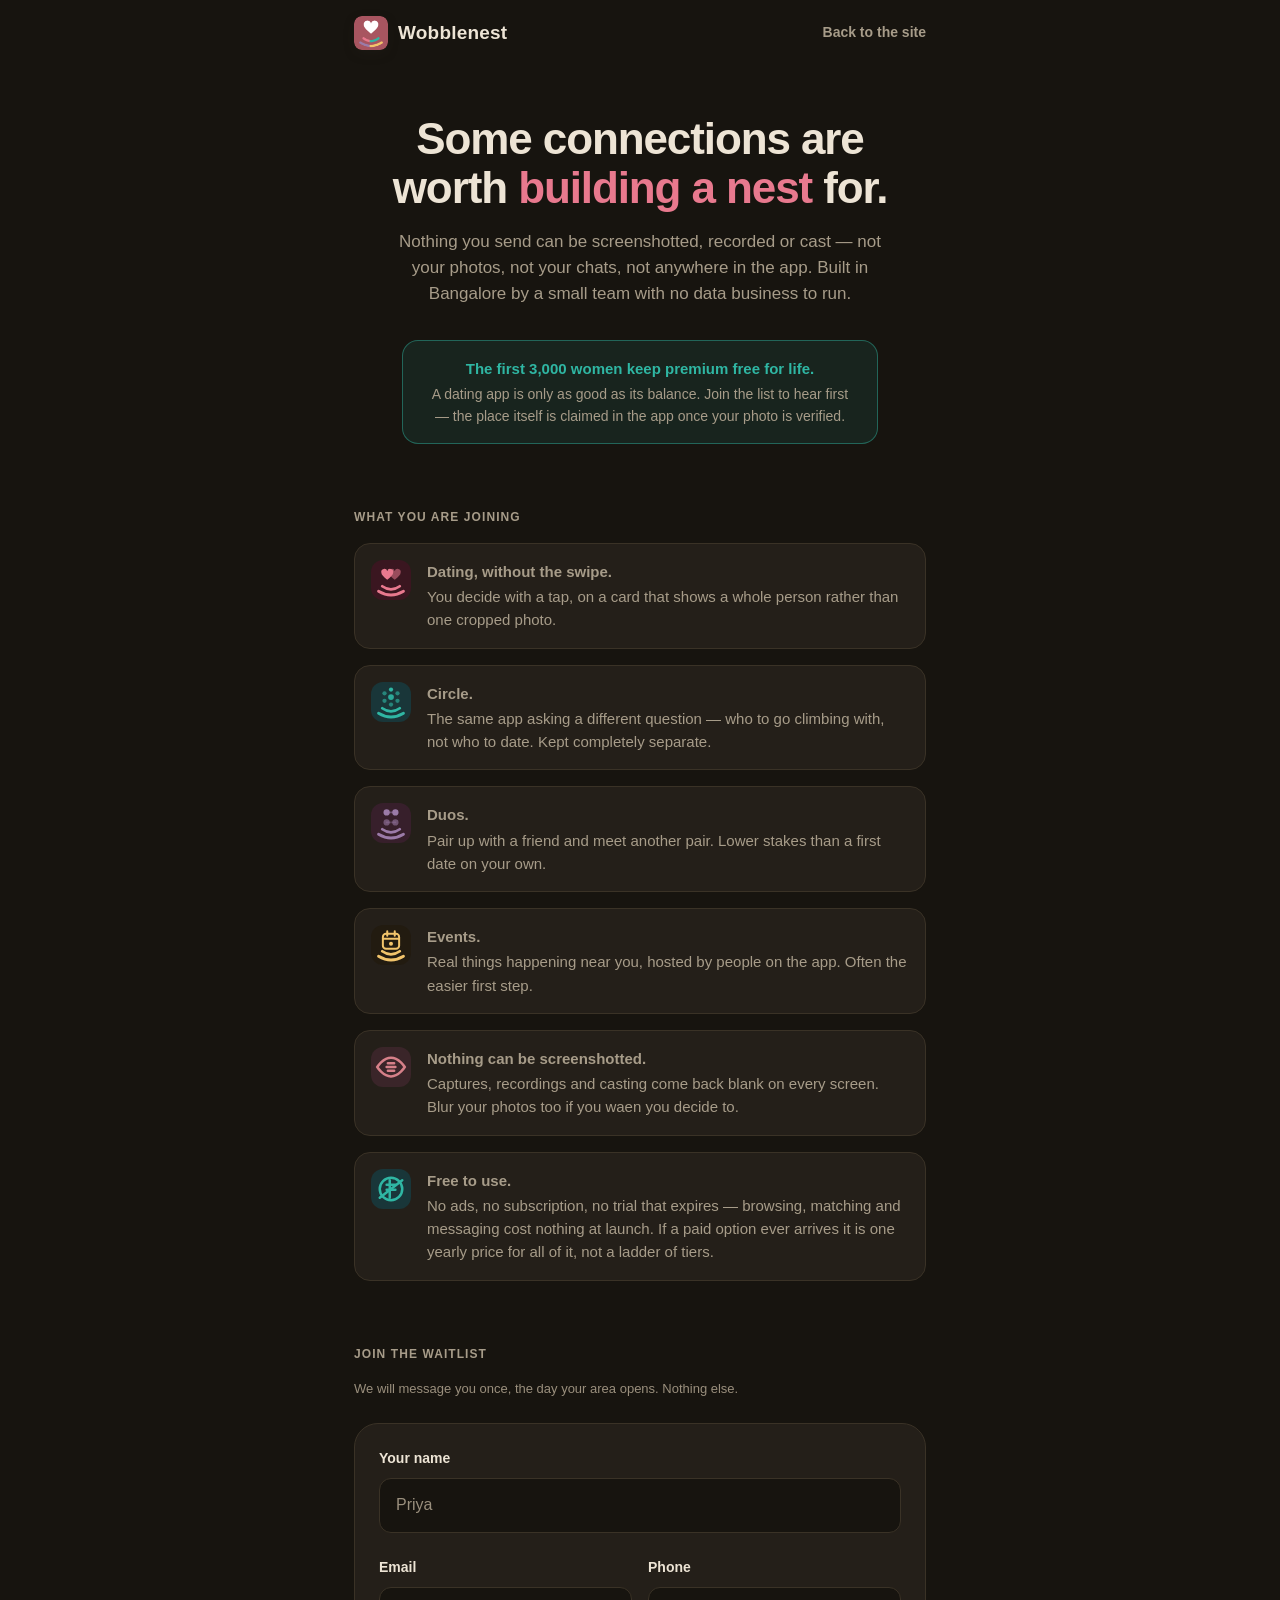
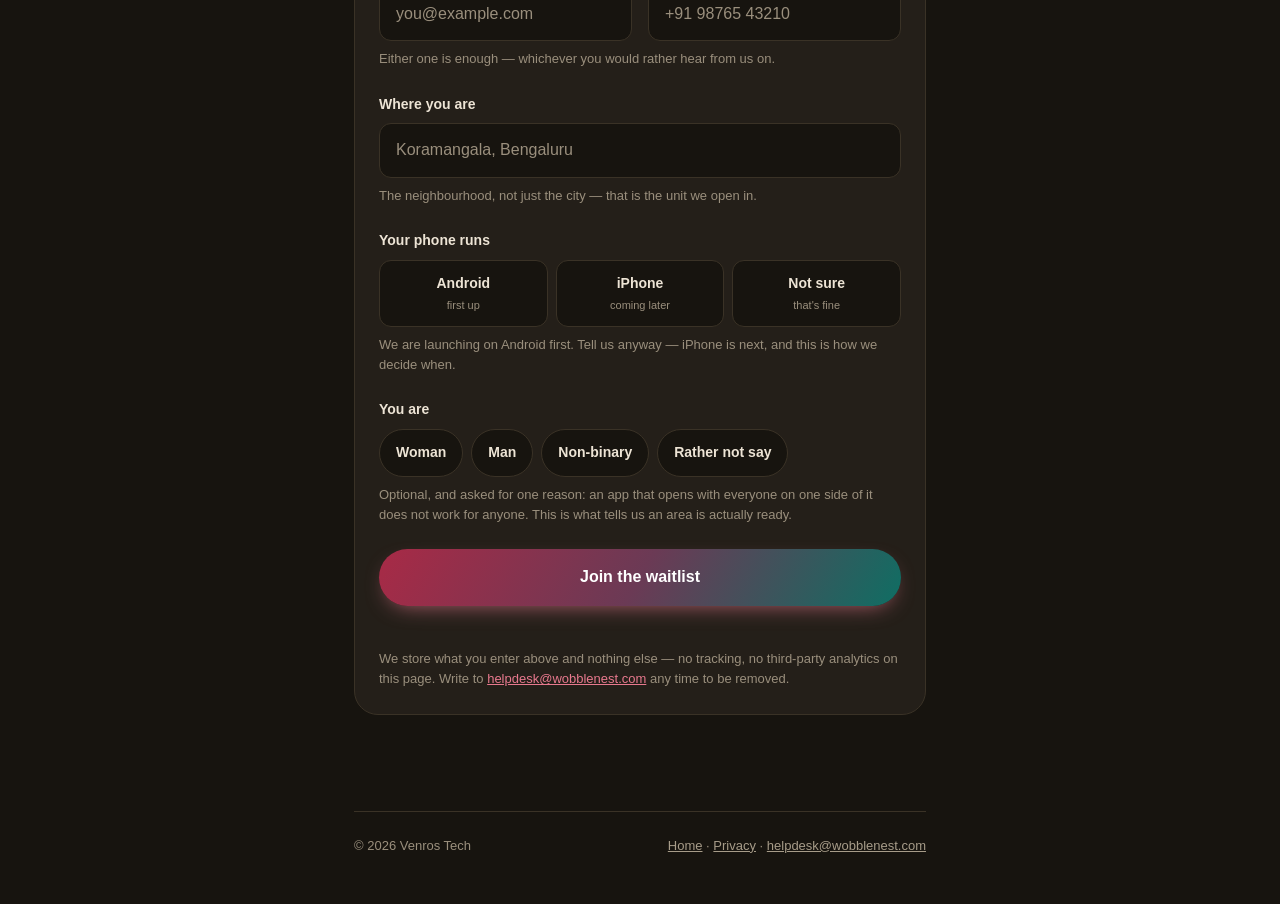
<file: waitlist.html>
<!doctype html>
<html lang="en">
<head>
<meta charset="utf-8" />
<meta name="viewport" content="width=device-width, initial-scale=1" />
<title>Wobblenest — join the waitlist</title>
<meta name="description" content="Wobblenest is a dating app where nothing can be screenshotted, recorded or cast — not your photos, not your chats. Join the waitlist." />
<meta property="og:title" content="Wobblenest" />
<meta property="og:description" content="Nothing can be screenshotted, recorded or cast — not your photos, not your chats. Join the waitlist." />
<meta property="og:type" content="website" />
<!-- Its own URL, not the domain root. The root is the landing page; this is where people
     are sent when the ask is "join the waitlist", and a share card pointing at the wrong
     one of the two lands them on a page with no form on it. -->
<meta property="og:url" content="https://wobblenest.com/waitlist.html" />
<meta property="og:image" content="https://wobblenest.com/logo.png" />
<meta name="theme-color" content="#A85560" />
<link rel="icon" type="image/png" href="favicon.png" />

<!--
  The waitlist.

  WHY A WAITLIST AND NOT A DOWNLOAD BUTTON. A dating app is not experienced nationally, it
  is experienced within about ten kilometres. Opening the doors on day one means every
  early user's first session is of an empty app, and people do not come back later to check
  whether it improved. Collecting first and opening a neighbourhood once it crosses a
  threshold means everyone's first session is of a populated one.

  WHAT EACH FIELD IS FOR, because a form that asks for more than it uses is a form people
  abandon:
    name      - so the opening email says "Hi Priya" rather than "Hi there"
    email     - how a hundred people get told at once
    phone     - how one person gets a WhatsApp; both are offered, either will do
    area      - the unit that actually opens. A city is too coarse to act on
    platform  - the app is Android-only at launch, so an iOS signup is somebody who must
                be told that honestly now rather than discovering it later
    gender    - the ratio decides when an area is ready; a total on its own hides it

  THE SUPABASE KEY BELOW IS PUBLIC BY DESIGN. It is the anon key, the same one inside the
  mobile app. What protects the list is that the table has an insert policy and no select
  policy at all: this page can add a row and can read nothing back, not its own and not
  anyone else's. A readable waitlist would be a public list of who signed up, where they
  live and their gender. See migration 0025.
-->

<style>
  :root {
    --s1: 8px;  --s2: 16px; --s3: 24px; --s4: 32px;
    --s5: 48px; --s6: 64px; --s7: 96px;

    /* Dark, always, and the same values as styles.css - not a light page with a dark
       variant. This page is where every call to action on the site lands, and it used to
       arrive white while the page you left was near-black. On a device set to light mode
       that was a flash and a completely different brand; on one set to dark it was a third
       palette again, navy, matching neither.

       Note --surface is the page and --bg is the panel here, the opposite way round from
       styles.css. Left alone rather than renamed: every rule below already reads that way. */
    --surface: #17140F;
    --bg: #241F19;
    --ink: #EDE4D5;
    --muted: #A79C89;
    --muted-soft: #9A8F7D;
    --line: #3A3226;
    --accent: #D68089;
    /* Light, not the #8E2438 of the light theme: this one is used as TEXT on dark panels
       (the checked chips, the success tick, the h1 emphasis), where the deep maroon sits
       at 2.4:1. */
    --accent-deep: #E8798E;
    --accent-ink: #FFFFFF;
    --accent-soft: #3A2529;
    --circle: #0F6E63;
    --circle-lit: #2FB6A3;

    /* Dating's maroon into Circle's teal, the same sweep the rest of the site uses, with
       the same deliberate plum midpoint - straight sRGB between the two ends passes through
       a muddy olive. */
    --sweep: linear-gradient(120deg, #A82A46 0%, #6B3A55 50%, var(--circle) 100%);

    --container: 620px;
  }

  * { box-sizing: border-box; }

  /* Every link, not just the footer's. The one in the form's fine print was rendering as
     default browser blue on a warm palette — the only cold colour anywhere on the page. */
  a { color: var(--accent-deep); }

  html, body {
    margin: 0; padding: 0;
    background: var(--surface); color: var(--ink);
    font: 16px/1.55 -apple-system, BlinkMacSystemFont, 'Segoe UI', Roboto, 'Helvetica Neue', Arial, sans-serif;
    -webkit-font-smoothing: antialiased;
  }

  /* The warm wash behind the header. Two soft radials rather than a hard band, so the
     page reads as one surface instead of two stacked rectangles. */
  .halo {
    position: absolute; inset: 0 0 auto; height: 460px; z-index: -1;
    background:
      radial-gradient(680px 320px at 18% -8%, color-mix(in srgb, #8E2438 46%, transparent), transparent 70%),
      radial-gradient(520px 280px at 88% 4%, color-mix(in srgb, var(--circle) 34%, transparent), transparent 72%);
  }

  .wrap { width: 100%; max-width: var(--container); margin: 0 auto; padding: 0 var(--s3); }

  /* Matches the masthead on every other page: mark plus wordmark, left, with one link on
     the right. This page has its own stylesheet, so the classes are local but the sizes and
     colours are the same values .nav uses in styles.css. */
  .wl-nav {
    display: flex; align-items: center; justify-content: space-between; gap: var(--s2);
    max-width: var(--container); margin: 0 auto; padding: var(--s2) var(--s3);
  }
  .wl-brand { display: flex; align-items: center; gap: 10px; text-decoration: none; }
  .wl-brand img {
    width: 34px; height: 34px; border-radius: var(--s1);
    box-shadow: 0 4px 14px -4px rgba(42, 37, 30, 0.4);
  }
  .wl-brand span {
    font-size: 19px; font-weight: 700; letter-spacing: 0.2px; color: var(--ink);
  }
  .wl-back {
    font-size: 14px; font-weight: 600; color: var(--muted);
    text-decoration: none; white-space: nowrap;
  }
  .wl-back:hover { color: var(--ink); }

  header { padding-top: var(--s5); text-align: center; }

  h1 {
    margin: 0; font-size: clamp(30px, 7vw, 44px); line-height: 1.12;
    letter-spacing: -0.025em; font-weight: 700;
  }
  h1 em { font-style: normal; color: var(--accent-deep); }

  .lede {
    margin: var(--s2) auto 0; max-width: 30em;
    font-size: 17px; color: var(--muted);
  }

  /* Sits between the lede and the first section, so it is read before anything else and
     is not mistaken for a footnote. Bordered rather than filled: a solid block here would
     out-shout the headline it sits under. */
  .founder {
    margin: var(--s4) auto 0; max-width: 34em;
    border: 1px solid color-mix(in srgb, var(--circle-lit) 45%, transparent);
    background: color-mix(in srgb, var(--circle-lit) 10%, transparent);
    border-radius: var(--s2); padding: var(--s2) var(--s3);
    font-size: 14px; line-height: 1.6; color: var(--muted);
  }
  .founder b { color: var(--circle-lit); display: block; margin-bottom: 2px; font-size: 15px; }

  section { margin-top: var(--s6); }

  h2 {
    margin: 0 0 var(--s2); font-size: 12px; font-weight: 700;
    letter-spacing: 0.09em; text-transform: uppercase; color: var(--muted);
  }

  .points { margin: 0; padding: 0; list-style: none; display: grid; gap: var(--s2); }
  .points li {
    display: grid; grid-template-columns: 40px 1fr; gap: var(--s2); align-items: start;
    background: var(--bg); border: 1px solid var(--line); border-radius: var(--s2);
    padding: var(--s2);
  }
  .points b { display: block; font-weight: 650; margin-bottom: 2px; }
  .points span { color: var(--muted); font-size: 15px; }
  .ico {
    width: 40px; height: 40px; border-radius: 12px; display: grid; place-items: center;
    background: var(--accent-soft); overflow: hidden;
  }
  .ico svg { width: 100%; height: 100%; display: block; }

  form {
    margin-top: var(--s3);
    background: var(--bg); border: 1px solid var(--line); border-radius: var(--s3);
    padding: var(--s3); display: grid; gap: var(--s3);
  }

  .field { display: grid; gap: var(--s1); }
  label { font-size: 14px; font-weight: 650; }
  .hint { font-size: 13px; font-weight: 400; color: var(--muted-soft); }

  /* Email and phone are their own columns, side by side where there is room and stacked
     where there is not — they were one field, which meant neither could be validated and
     neither could be used without pulling the string apart again. */
  .pair { display: grid; grid-template-columns: 1fr 1fr; gap: var(--s2); }
  @media (max-width: 520px) { .pair { grid-template-columns: 1fr; } }

  input, select {
    font: inherit; font-size: 16px; /* 16px or iOS zooms the page on focus */
    width: 100%; color: var(--ink); background: var(--surface);
    border: 1px solid var(--line); border-radius: 12px; padding: 14px var(--s2);
    transition: border-color .15s, box-shadow .15s;
  }
  input:focus, select:focus {
    outline: none; border-color: var(--accent);
    box-shadow: 0 0 0 3px color-mix(in srgb, var(--accent) 22%, transparent);
  }
  input::placeholder { color: var(--muted-soft); }

  /* Segmented choices rather than a dropdown: three options that matter are worth seeing
     without a tap, and the Android/iOS answer changes what we say back to them. */
  .seg { display: grid; grid-template-columns: repeat(3, 1fr); gap: var(--s1); }
  /* Sized to a pixel, not left at the inherited width:100%. An absolutely positioned
     input resolves a percentage width against the initial containing block, not against
     .seg — so each of these seven invisible radios was as wide as the viewport and pushed
     the document 100px past its own right edge. Invisible, but a real horizontal scroll.
     Kept in the layer rather than display:none so :focus-visible still reaches them. */
  .seg input, .gender input {
    position: absolute; width: 1px; height: 1px; opacity: 0; pointer-events: none;
  }
  .seg label {
    display: grid; place-items: center; gap: 2px; cursor: pointer; text-align: center;
    border: 1px solid var(--line); border-radius: 12px; padding: 12px var(--s1);
    background: var(--surface); font-size: 14px; font-weight: 600;
    transition: border-color .15s, background .15s, color .15s;
  }
  .seg input:checked + label {
    border-color: var(--accent); background: var(--accent-soft); color: var(--accent-deep);
  }
  .seg input:focus-visible + label { box-shadow: 0 0 0 3px color-mix(in srgb, var(--accent) 22%, transparent); }
  .seg .sub { font-size: 11px; font-weight: 500; color: var(--muted-soft); }
  .seg input:checked + label .sub { color: var(--accent-deep); }

  .gender { display: flex; flex-wrap: wrap; gap: var(--s1); }
  /* 48px, not the 42px the padding alone gave: under the 44px minimum touch target these
     are a chip people miss on a phone. 48 clears it and stays on the 8px scale. */
  .gender label {
    display: inline-flex; align-items: center; min-height: var(--s5);
    cursor: pointer; border: 1px solid var(--line); border-radius: 999px;
    padding: 0 var(--s2); font-size: 14px; font-weight: 550; background: var(--surface);
  }
  .gender input:checked + label { border-color: var(--accent); background: var(--accent-soft); color: var(--accent-deep); }

  /* Hidden from people, offered to anything that fills every field it finds. Off-screen
     rather than display:none — some bots skip undisplayed inputs. */
  .trap { position: absolute; left: -9999px; width: 1px; height: 1px; overflow: hidden; }

  button {
    font: inherit; font-size: 16px; font-weight: 700; color: var(--accent-ink);
    background: var(--sweep);
    border: 0; border-radius: 999px; padding: 16px var(--s3); cursor: pointer; width: 100%;
    box-shadow: 0 8px 22px -10px color-mix(in srgb, var(--accent-deep) 80%, transparent);
    transition: transform .12s, box-shadow .12s, opacity .12s;
  }
  button:hover:not(:disabled) { transform: translateY(-1px); }
  button:active:not(:disabled) { transform: translateY(0); }
  button:disabled { opacity: .55; cursor: default; box-shadow: none; }

  .msg { font-size: 14px; margin: 0; min-height: 1.4em; }
  .msg.err { color: #C0392B; }
  .msg.ok { color: var(--accent-deep); font-weight: 650; }
  .fine { font-size: 13px; color: var(--muted-soft); margin: 0; }

  /* The whole form is replaced on success rather than a line added under it — a form still
     sitting there invites a second submission that the unique index will only reject. */
  .done { display: none; text-align: center; padding: var(--s5) var(--s3); }
  .done .tick {
    width: 56px; height: 56px; border-radius: 50%; margin: 0 auto var(--s2);
    background: var(--accent-soft); color: var(--accent-deep);
    display: grid; place-items: center; font-size: 26px;
  }
  body.sent form { display: none; }
  body.sent .done { display: block; }

  footer {
    margin-top: var(--s7); padding: var(--s3) 0 var(--s5);
    border-top: 1px solid var(--line);
    font-size: 13px; color: var(--muted-soft);
    display: flex; flex-wrap: wrap; gap: var(--s2); justify-content: space-between;
  }
  footer a { color: var(--muted); }
</style>
</head>
<body>
<div class="halo" aria-hidden="true"></div>

<!-- The same masthead every other page carries. This page had a bare icon and no wordmark,
     which is why it read as an older design than the site it belongs to. -->
<nav class="wl-nav">
  <a class="wl-brand" href="index.html">
    <img src="icon.png" alt="" width="34" height="34" />
    <span>Wobblenest</span>
  </a>
  <a class="wl-back" href="index.html">Back to the site</a>
</nav>

<div class="wrap">
  <header>
    <h1>Some connections are worth <em>building a nest</em> for.</h1>
    <p class="lede">
      Nothing you send can be screenshotted, recorded or cast — not your photos, not your
      chats, not anywhere in the app. Built in Bangalore by a small team with no data
      business to run.
    </p>

    <p class="founder">
      <b>The first 3,000 women keep premium free for life.</b>
      A dating app is only as good as its balance. Join the list to hear first — the place
      itself is claimed in the app once your photo is verified.
    </p>
  </header>

  <section>
    <h2>What you are joining</h2>
    <ul class="points">
      <li>
        <span class="ico" aria-hidden="true" style="background:#3A1620"><svg viewBox="0 0 64 64"><path d="M38 31.576923076923077C32.15384615384615 26.46153846153846, 28.5 23.53846153846154, 28.5 19.884615384615387a4.75 4.75 0 0 1 9.5 -1.8269230769230769a4.75 4.75 0 0 1 9.5 1.8269230769230769c0 3.6538461538461537, -3.6538461538461537 6.576923076923077, -9.5 11.692307692307692Z" fill="#E8798E" fill-opacity="0.55"/><path d="M26 31.576923076923077C20.153846153846153 26.46153846153846, 16.5 23.53846153846154, 16.5 19.884615384615387a4.75 4.75 0 0 1 9.5 -1.8269230769230769a4.75 4.75 0 0 1 9.5 1.8269230769230769c0 3.6538461538461537, -3.6538461538461537 6.576923076923077, -9.5 11.692307692307692Z" fill="#E8798E" fill-opacity="1"/> <path d="M18 42q14 10 28 0" fill="none" stroke="#E8798E" stroke-width="4.4" stroke-linecap="round"/> <path d="M12 50q20 12 40 0" fill="none" stroke="#E8798E" stroke-width="4.4" stroke-linecap="round"/></svg></span>
        <span><b>Dating, without the swipe.</b> You decide with a tap, on a card that shows a whole person rather than one cropped photo.</span>
      </li>
      <li>
        <span class="ico" aria-hidden="true" style="background:#193639"><svg viewBox="0 0 64 64"><circle cx="32" cy="12" r="3.4" fill="#2FB6A3" fill-opacity="1"/><circle cx="42.392304845413264" cy="18" r="3.4" fill="#2FB6A3" fill-opacity="0.62"/><circle cx="42.392304845413264" cy="30" r="3.4" fill="#2FB6A3" fill-opacity="0.62"/><circle cx="32" cy="36" r="3.4" fill="#2FB6A3" fill-opacity="0.62"/><circle cx="21.607695154586736" cy="30.000000000000004" r="3.4" fill="#2FB6A3" fill-opacity="0.62"/><circle cx="21.607695154586736" cy="18" r="3.4" fill="#2FB6A3" fill-opacity="0.62"/><circle cx="32" cy="24" r="4.6" fill="#2FB6A3" fill-opacity="0.9"/> <path d="M18 42q14 10 28 0" fill="none" stroke="#2FB6A3" stroke-width="4.4" stroke-linecap="round"/> <path d="M12 50q20 12 40 0" fill="none" stroke="#2FB6A3" stroke-width="4.4" stroke-linecap="round"/></svg></span>
        <span><b>Circle.</b> The same app asking a different question — who to go climbing with, not who to date. Kept completely separate.</span>
      </li>
      <li>
        <span class="ico" aria-hidden="true" style="background:#371F2B"><svg viewBox="0 0 64 64"><circle cx="25" cy="15" r="5" fill="#9B7BA8" fill-opacity="1"/><circle cx="39" cy="15" r="5" fill="#9B7BA8" fill-opacity="1"/><path d="M25 15h14" stroke="#9B7BA8" stroke-width="2.6" stroke-opacity=".55" stroke-linecap="round"/><circle cx="25" cy="31" r="5" fill="#9B7BA8" fill-opacity="0.58"/><circle cx="39" cy="31" r="5" fill="#9B7BA8" fill-opacity="0.58"/><path d="M25 31h14" stroke="#9B7BA8" stroke-width="2.6" stroke-opacity=".34" stroke-linecap="round"/> <path d="M18 42q14 10 28 0" fill="none" stroke="#9B7BA8" stroke-width="4.4" stroke-linecap="round"/> <path d="M12 50q20 12 40 0" fill="none" stroke="#9B7BA8" stroke-width="4.4" stroke-linecap="round"/></svg></span>
        <span><b>Duos.</b> Pair up with a friend and meet another pair. Lower stakes than a first date on your own.</span>
      </li>
      <li>
        <span class="ico" aria-hidden="true" style="background:#221B10"><svg viewBox="0 0 64 64"><rect x="19" y="14" width="26" height="24" rx="5" fill="none" stroke="#F2C46B" stroke-width="3.2"/><path d="M19 22h26" stroke="#F2C46B" stroke-width="3.2"/><path d="M26 10v7M38 10v7" stroke="#F2C46B" stroke-width="3.2" stroke-linecap="round"/><circle cx="32" cy="30" r="3.2" fill="#F2C46B" fill-opacity="1"/> <path d="M18 42q14 10 28 0" fill="none" stroke="#F2C46B" stroke-width="4.4" stroke-linecap="round"/> <path d="M12 50q20 12 40 0" fill="none" stroke="#F2C46B" stroke-width="4.4" stroke-linecap="round"/></svg></span>
        <span><b>Events.</b> Real things happening near you, hosted by people on the app. Often the easier first step.</span>
      </li>
      <li>
        <span class="ico" aria-hidden="true" style="background:var(--accent-soft)"><svg viewBox="0 0 64 64" fill="none" stroke="var(--accent)" stroke-width="4" stroke-linecap="round"><path d="M10 32s9-15 22-15 22 15 22 15-9 15-22 15S10 32 10 32Z"/><path d="M25 32h14M27 26h10M27 38h10"/></svg></span>
        <span><b>Nothing can be screenshotted.</b> Captures, recordings and casting come back blank on every screen. Blur your photos too if you waen you decide to.</span>
      </li>
      <li>
        <span class="ico" aria-hidden="true" style="background:#193639"><svg viewBox="0 0 64 64" fill="none" stroke="#2FB6A3" stroke-width="4" stroke-linecap="round"><circle cx="32" cy="32" r="18"/><path d="M25 25h14M25 33h14M30 18v28"/><path d="M14 46 50 18"/></svg></span>
        <span><b>Free to use.</b> No ads, no subscription, no trial that expires — browsing, matching and messaging cost nothing at launch. If a paid option ever arrives it is one yearly price for all of it, not a ladder of tiers.</span>
      </li>
    </ul>
  </section>

  <section>
    <h2>Join the waitlist</h2>
    <p class="fine">We will message you once, the day your area opens. Nothing else.</p>

    <form id="f" novalidate>
      <div class="field">
        <label for="name">Your name</label>
        <input id="name" type="text" autocomplete="given-name" placeholder="Priya" maxlength="80" />
      </div>

      <div class="pair">
        <div class="field">
          <label for="email">Email</label>
          <input id="email" type="email" autocomplete="email" placeholder="you@example.com" inputmode="email" />
        </div>
        <div class="field">
          <label for="phone">Phone</label>
          <input id="phone" type="tel" autocomplete="tel" placeholder="+91 98765 43210" inputmode="tel" />
        </div>
      </div>
      <p class="hint" style="margin:-16px 0 0">Either one is enough — whichever you would rather hear from us on.</p>

      <div class="field">
        <label for="area">Where you are</label>
        <input id="area" type="text" autocomplete="address-level2" placeholder="Koramangala, Bengaluru" maxlength="80" />
        <span class="hint">The neighbourhood, not just the city — that is the unit we open in.</span>
      </div>

      <div class="field">
        <label>Your phone runs</label>
        <div class="seg">
          <input type="radio" name="platform" id="p-android" value="android" />
          <!-- "first up", not "launching first": at 87px wide on a 375px screen the longer
               phrase wrapped to a second line, so one of the three segments carried three
               lines of text where its neighbours carried two. -->
          <label for="p-android">Android<span class="sub">first up</span></label>
          <input type="radio" name="platform" id="p-ios" value="ios" />
          <label for="p-ios">iPhone<span class="sub">coming later</span></label>
          <input type="radio" name="platform" id="p-other" value="other" />
          <label for="p-other">Not sure<span class="sub">that's fine</span></label>
        </div>
        <!-- Said plainly rather than buried. Somebody on an iPhone should know before they
             give us anything, not after they have waited for an opening that cannot
             include them yet. -->
        <span class="hint">We are launching on Android first. Tell us anyway — iPhone is next, and this is how we decide when.</span>
      </div>

      <div class="field">
        <label>You are</label>
        <div class="gender">
          <input type="radio" name="gender" id="g-woman" value="Woman" /><label for="g-woman">Woman</label>
          <input type="radio" name="gender" id="g-man" value="Man" /><label for="g-man">Man</label>
          <input type="radio" name="gender" id="g-nb" value="Non-binary" /><label for="g-nb">Non-binary</label>
          <input type="radio" name="gender" id="g-none" value="" /><label for="g-none">Rather not say</label>
        </div>
        <span class="hint">
          Optional, and asked for one reason: an app that opens with everyone on one side of
          it does not work for anyone. This is what tells us an area is actually ready.
        </span>
      </div>

      <div class="trap" aria-hidden="true">
        <label for="website">Do not fill this in</label>
        <input id="website" type="text" tabindex="-1" autocomplete="off" />
      </div>

      <div>
        <button id="go" type="submit">Join the waitlist</button>
        <p class="msg" id="msg" role="status" aria-live="polite"></p>
      </div>

      <p class="fine">
        We store what you enter above and nothing else — no tracking, no third-party
        analytics on this page. Write to
        <a href="mailto:helpdesk@wobblenest.com">helpdesk@wobblenest.com</a> any time to be
        removed.
      </p>
    </form>

    <div class="done" id="done">
      <div class="tick" aria-hidden="true">✓</div>
      <h3 style="margin:0 0 6px">You're on the list</h3>
      <p class="fine" id="doneMsg">We'll be in touch the day your area opens.</p>
    </div>
  </section>

  <footer>
    <span>© <span id="yr">2026</span> Venros Tech</span>
    <span>
      <a href="index.html">Home</a> ·
      <a href="privacy.html">Privacy</a> ·
      <a href="mailto:helpdesk@wobblenest.com">helpdesk@wobblenest.com</a>
    </span>
  </footer>
</div>

<script>
  // Public by design — see the note at the top of this file.
  var SUPABASE_URL = 'https://erjlsjnuuqbnmjtfbffh.supabase.co';
  var SUPABASE_ANON = 'sb_publishable_N456yNbeL4XKQ39VtCQONw_LfdZRffj';

  document.getElementById('yr').textContent = String(new Date().getFullYear());

  // The landing page's hero form submits here by GET, so an address typed there does not
  // have to be typed again. Without this the handoff silently loses it and the inline field
  // is worse than no field at all — it asks for something and then throws it away.
  (function prefillFromQuery() {
    var q = new URLSearchParams(window.location.search);
    var email = (q.get('email') || '').trim();
    if (!email) return;
    document.getElementById('email').value = email.slice(0, 120);
    var name = document.getElementById('name');
    if (name && !name.value) name.focus();
  })();

  var form = document.getElementById('f');
  var msg = document.getElementById('msg');
  var go = document.getElementById('go');

  function say(text, kind) {
    msg.textContent = text;
    msg.className = 'msg' + (kind ? ' ' + kind : '');
  }

  function checked(name) {
    var el = document.querySelector('input[name="' + name + '"]:checked');
    return el ? el.value : '';
  }

  function finish(text) {
    document.getElementById('doneMsg').textContent = text;
    document.body.classList.add('sent');
  }

  form.addEventListener('submit', function (e) {
    e.preventDefault();

    // A real person never sees this field, so anything in it came from something filling
    // every input on the page. Answered with success rather than an error: telling a bot
    // which check it failed is how the next attempt gets past it.
    if (document.getElementById('website').value) {
      finish("We'll be in touch the day your area opens.");
      return;
    }

    var name = document.getElementById('name').value.trim();
    var email = document.getElementById('email').value.trim();
    var phone = document.getElementById('phone').value.trim();
    var area = document.getElementById('area').value.trim();
    var platform = checked('platform');
    var gender = checked('gender');

    // Checked here only to give a useful message. The database enforces the real
    // constraints, because anything validated solely in a page can be skipped entirely.
    if (!email && !phone) return say('We need one way to reach you — email or phone.', 'err');
    if (email && email.indexOf('@') < 1) return say('That email does not look right.', 'err');
    if (phone && phone.replace(/[^0-9]/g, '').length < 7) return say('That phone number looks too short.', 'err');
    if (area.length < 2) return say('Which neighbourhood are you in?', 'err');

    go.disabled = true;
    say('Adding you…');

    fetch(SUPABASE_URL + '/rest/v1/waitlist', {
      method: 'POST',
      headers: {
        'apikey': SUPABASE_ANON,
        'Authorization': 'Bearer ' + SUPABASE_ANON,
        'Content-Type': 'application/json',
        'Prefer': 'return=minimal'
      },
      body: JSON.stringify({
        name: name || null,
        email: email || null,
        phone: phone || null,
        area: area,
        platform: platform || null,
        gender: gender || null,
        source: 'wobblenest.com'
      })
    }).then(function (res) {
      if (res.ok) {
        // Said differently for iPhone, because the honest answer is different. Letting an
        // iOS signup read "the day your area opens" would be a promise we cannot keep on
        // the timeline they will assume.
        return finish(platform === 'ios'
          ? "We'll tell you the moment the iPhone app is ready — Android opens first."
          : "We'll be in touch the day your area opens.");
      }
      return res.text().then(function (body) {
        // 409 is the unique index on email or phone. Already being on a waitlist is not an
        // error worth showing as one — the person did the right thing twice.
        if (res.status === 409 || body.indexOf('duplicate key') !== -1) {
          return finish("You were already on the list — nothing more to do.");
        }
        say('That did not go through. Please try again, or email helpdesk@wobblenest.com.', 'err');
        go.disabled = false;
      });
    }).catch(function () {
      say('That did not go through. Please check your connection and try again.', 'err');
      go.disabled = false;
    });
  });
</script>
</body>
</html>
</file>
<file: styles.css>
/* Wobblenest — wobblenest.com
 *
 * Shared by index.html, waitlist.html's sibling pages and 404.html. 404.html is the invite
 * landing page for /join/<code> links, and it styles its own panel inline but takes every
 * colour token, .wrap, .nav, .eyebrow, .btn and the footer from here. Renaming or dropping
 * any of those silently breaks the page people actually arrive on from a shared invite.
 *
 * SPACING. One 8px scale, no exceptions. Every padding, margin and gap below is a multiple
 * of 8 taken from --s1..--s9. A one-off 13px is a defect even when it looks fine.
 *
 * GRID. --container is 1128px with 24px of side padding, so content is exactly 1080px.
 * That number is chosen, not inherited: at a 24px gutter it divides whole for two columns
 * (528), three (344) and four (252). Fractional column widths put box edges on sub-pixel
 * boundaries, which is what makes a technically-correct grid still read as faintly ragged.
 */

:root {
  --s1: 8px;   --s2: 16px;  --s3: 24px;  --s4: 32px;  --s5: 40px;
  --s6: 48px;  --s7: 64px;  --s8: 96px;  --s9: 128px;

  --container: 1128px;

  --bg: #17140F;
  --surface: #241F19;
  --frame: #332C22;
  --ink: #EDE4D5;
  --muted: #A79C89;
  --muted-soft: #9A8F7D;
  --line: #3A3226;

  /* The brand rose stays the base tone — it is the app icon, the theme-color and the
     adaptive-icon background. What was missing was anything above it: every accent on the
     page sat at one low-chroma value, which is what read as dull rather than as calm. */
  --accent: #D68089;
  --accent-hot: #FF8FA3;
  --accent-deep: #8E2438;
  /* White, not the old near-black. The sweep below ends on #8E2438, where dark text sits
     at 2.1:1 - unreadable. White runs 4.6:1 at the light end and 8.7:1 at the dark one. */
  --accent-ink: #FFFFFF;
  --accent-soft: #3A2529;
  --gold: #F2C46B;

  --ph-a1: #C98A5E;
  --ph-a2: #A85560;
  --ph-b1: #8B6F8C;

  /* Circle's own colours, lifted from the app's tokens.ts rather than picked to match.
     Teal was chosen there because it is maroon's near-complement, so the two browse modes
     can never be mistaken for each other. */
  --circle: #0F6E63;
  --circle-lit: #2FB6A3;

  /* The gradient is the product, not a decoration: dating's maroon running into Circle's
     teal is the one app holding both. The middle stop is deliberate - straight sRGB
     interpolation between these two passes through a muddy olive, and a fixed plum midpoint
     controls the path without depending on oklab support.
     --sweep fills solid surfaces and carries white text (6.9:1 at the maroon end, 9.0:1
     through the middle, 5.9:1 at the teal). --sweep-text tints text and hover edges and has
     to stay light, because it sits on the near-black page where --sweep would disappear. */
  --sweep: linear-gradient(120deg, #A82A46 0%, #6B3A55 50%, var(--circle) 100%);
  --sweep-text: linear-gradient(100deg, #E8798E 0%, var(--circle-lit) 100%);

  --shadow: 0 20px 60px -20px rgba(0, 0, 0, 0.6);
  --glow: 0 16px 44px -16px rgba(142, 36, 56, 0.7);
}

* { box-sizing: border-box; }

html { scroll-behavior: smooth; }

body {
  margin: 0;
  font-family: 'Georgia', 'Iowan Old Style', 'Palatino Linotype', serif;
  background: var(--bg);
  color: var(--ink);
  overflow-x: hidden;
  -webkit-font-smoothing: antialiased;
}

.sans {
  font-family: -apple-system, BlinkMacSystemFont, 'Segoe UI', Roboto, Helvetica, Arial, sans-serif;
}

a { color: inherit; }

img { max-width: 100%; display: block; }

.wrap {
  max-width: var(--container);
  margin: 0 auto;
  padding: 0 var(--s3);
}

/* ---------- Background ---------- */
.bg-scene {
  position: fixed;
  inset: 0;
  z-index: -1;
  overflow: hidden;
  background:
    radial-gradient(780px 520px at 10% -8%, color-mix(in srgb, var(--accent-deep) 34%, transparent), transparent 62%),
    radial-gradient(680px 540px at 106% 12%, color-mix(in srgb, var(--circle) 26%, transparent), transparent 58%),
    var(--bg);
}

/* blur(2px) on a 360px radial is not a glow, it is a slightly soft circle — which is what
   these were. At 90px they read as light in the room behind the page. */
.blob {
  position: absolute;
  border-radius: 50%;
  filter: blur(90px);
  opacity: 0.55;
  animation: float 16s ease-in-out infinite;
  will-change: transform;
}

/* Maroon on one side, Circle's teal on the other, the same two colours as the sweep. */
.blob-1 { width: 420px; height: 420px; left: -140px; top: 6%;    background: radial-gradient(circle at 35% 35%, var(--accent-deep), transparent 70%); animation-duration: 19s; }
.blob-2 { width: 340px; height: 340px; right: -120px; top: 30%;  background: radial-gradient(circle at 35% 35%, var(--circle), transparent 70%); animation-duration: 22s; animation-delay: -4s; }
.blob-3 { width: 300px; height: 300px; left: 6%;    bottom: 8%;  background: radial-gradient(circle at 35% 35%, var(--circle-lit), transparent 70%); animation-duration: 25s; animation-delay: -9s; }
.blob-4 { width: 260px; height: 260px; right: 10%;  bottom: -80px; background: radial-gradient(circle at 35% 35%, var(--accent), transparent 70%); animation-duration: 18s; animation-delay: -12s; }

@keyframes float {
  0%, 100% { transform: translate(0, 0) scale(1); }
  33% { transform: translate(24px, -30px) scale(1.06); }
  66% { transform: translate(-18px, 18px) scale(0.96); }
}

@media (prefers-reduced-motion: reduce) {
  .blob, .sys-node, .sys-link, .rail-track { animation: none !important; }
}

/* ---------- Nav ---------- */
.nav {
  position: sticky;
  top: 0;
  z-index: 40;
  backdrop-filter: blur(12px);
  background: color-mix(in srgb, var(--bg) 82%, transparent);
  border-bottom: 1px solid var(--line);
}

.nav-inner {
  display: flex;
  align-items: center;
  justify-content: space-between;
  gap: var(--s2);
  padding: var(--s2) var(--s3);
  max-width: var(--container);
  margin: 0 auto;
}

.brand {
  display: flex;
  align-items: center;
  gap: 10px;
  text-decoration: none;
}

.brand img {
  width: 34px;
  height: 34px;
  border-radius: var(--s1);
  box-shadow: 0 4px 14px -4px rgba(42, 37, 30, 0.4);
}

.brand span {
  font-size: 19px;
  font-weight: 700;
  letter-spacing: 0.2px;
  color: var(--ink);
}

/* The nav is sticky, so this is the one call to action visible at every scroll position. */
.nav-pill {
  font-family: -apple-system, BlinkMacSystemFont, 'Segoe UI', Roboto, sans-serif;
  font-size: 13px;
  font-weight: 700;
  letter-spacing: 0.2px;
  color: var(--accent-ink);
  background: var(--sweep);
  border: 1px solid transparent;
  border-radius: 999px;
  padding: 10px var(--s2);
  white-space: nowrap;
  text-decoration: none;
  box-shadow: var(--glow);
  transition: transform .15s, box-shadow .15s, filter .15s;
}

.nav-pill:hover { transform: translateY(-1px); filter: brightness(1.06); }

/* ---------- Shared type ---------- */
.eyebrow {
  display: inline-flex;
  align-items: center;
  gap: var(--s1);
  font-family: -apple-system, BlinkMacSystemFont, 'Segoe UI', Roboto, sans-serif;
  font-size: 11px;
  font-weight: 700;
  letter-spacing: 1.6px;
  text-transform: uppercase;
  color: var(--accent);
  background: color-mix(in srgb, var(--accent) 12%, transparent);
  border: 1px solid color-mix(in srgb, var(--accent) 30%, transparent);
  border-radius: 999px;
  padding: var(--s1) var(--s2);
  margin-bottom: var(--s3);
}

.dot {
  width: 6px;
  height: 6px;
  border-radius: 50%;
  background: var(--accent-hot);
  box-shadow: 0 0 0 4px color-mix(in srgb, var(--accent-hot) 22%, transparent);
}

/* Gradient text. -webkit-background-clip is the one that is actually honoured across
   browsers today; the unprefixed property is there so this is not a prefix-only rule. */
.grad {
  background: var(--sweep-text);
  background-clip: text;
  -webkit-background-clip: text;
  color: transparent;
  -webkit-text-fill-color: transparent;
}

.section-head {
  max-width: 680px;
  margin: 0 auto var(--s7);
  text-align: center;
}

.section-head h2 {
  font-size: clamp(28px, 4.4vw, 42px);
  line-height: 1.14;
  letter-spacing: -0.5px;
  margin: 0 0 var(--s2);
}

.section-head p {
  font-family: -apple-system, BlinkMacSystemFont, 'Segoe UI', Roboto, sans-serif;
  font-size: 16px;
  line-height: 1.65;
  color: var(--muted);
  margin: 0;
}

.kicker {
  font-family: -apple-system, BlinkMacSystemFont, 'Segoe UI', Roboto, sans-serif;
  font-size: 11px;
  font-weight: 700;
  letter-spacing: 1.6px;
  text-transform: uppercase;
  color: var(--muted-soft);
  margin-bottom: var(--s2);
}

section { padding: var(--s8) 0; }

/* ---------- Hero ---------- */
.hero {
  position: relative;
  padding: var(--s8) 0 var(--s6);
  text-align: center;
}

.hero h1 {
  font-size: clamp(36px, 6.4vw, 68px);
  line-height: 1.06;
  letter-spacing: -1.5px;
  font-weight: 700;
  margin: 0 auto var(--s3);
  max-width: 15ch;
}

.hero h1 em { font-style: italic; }

.hero p.lede {
  font-family: -apple-system, BlinkMacSystemFont, 'Segoe UI', Roboto, sans-serif;
  font-size: clamp(16px, 2vw, 19px);
  color: var(--muted);
  max-width: 600px;
  margin: 0 auto var(--s5);
  line-height: 1.65;
}

.cta-row {
  display: flex;
  align-items: center;
  justify-content: center;
  gap: var(--s2);
  flex-wrap: wrap;
  font-family: -apple-system, BlinkMacSystemFont, 'Segoe UI', Roboto, sans-serif;
}

.btn {
  display: inline-flex;
  align-items: center;
  justify-content: center;
  gap: var(--s1);
  padding: var(--s2) var(--s5);
  border-radius: 999px;
  font-size: 15px;
  font-weight: 700;
  text-decoration: none;
  border: 1px solid transparent;
  /* pointer, not default: these are real links now. A default cursor over the page's
     primary action reads as "not clickable", which is what it used to be. */
  cursor: pointer;
  transition: transform .15s, box-shadow .15s, filter .15s, border-color .15s;
}

.btn-primary {
  background: var(--sweep);
  color: var(--accent-ink);
  box-shadow: var(--glow);
}

.btn-ghost {
  background: transparent;
  color: var(--ink);
  border-color: var(--line);
}

/* The same lift the cards use, so the page has one hover idiom rather than several. */
.btn:hover { transform: translateY(-2px); }
.btn-primary:hover { filter: brightness(1.06); box-shadow: 0 20px 52px -16px rgba(255, 92, 124, 0.62); }
.btn-ghost:hover { border-color: var(--accent); color: var(--accent); }

.cta-note {
  font-family: -apple-system, BlinkMacSystemFont, 'Segoe UI', Roboto, sans-serif;
  font-size: 13px;
  color: var(--muted-soft);
  max-width: 440px;
  margin: var(--s3) auto 0;
  line-height: 1.6;
}

/* ---------- Marquee of what is inside ---------- */
.rail {
  margin-top: var(--s7);
  overflow: hidden;
  mask-image: linear-gradient(90deg, transparent, #000 12%, #000 88%, transparent);
  -webkit-mask-image: linear-gradient(90deg, transparent, #000 12%, #000 88%, transparent);
}

.rail-track {
  display: flex;
  gap: var(--s1);
  width: max-content;
  animation: rail 42s linear infinite;
}

.rail-track span {
  font-family: -apple-system, BlinkMacSystemFont, 'Segoe UI', Roboto, sans-serif;
  font-size: 13px;
  font-weight: 600;
  color: var(--muted);
  background: var(--surface);
  border: 1px solid var(--line);
  border-radius: 999px;
  padding: 10px var(--s2);
  white-space: nowrap;
}

@keyframes rail {
  from { transform: translateX(0); }
  /* The track holds the same list twice, so shifting by exactly half is seamless. */
  to { transform: translateX(-50%); }
}

/* ---------- Feature clusters ---------- */
.cluster { margin-bottom: var(--s8); }
.cluster:last-child { margin-bottom: 0; }

.cluster-head {
  display: flex;
  align-items: baseline;
  gap: var(--s2);
  padding-bottom: var(--s2);
  margin-bottom: var(--s4);
  border-bottom: 1px solid var(--line);
}

.cluster-head h3 {
  font-size: clamp(20px, 2.6vw, 26px);
  margin: 0;
  letter-spacing: -0.3px;
}

.cluster-head span {
  font-family: -apple-system, BlinkMacSystemFont, 'Segoe UI', Roboto, sans-serif;
  font-size: 13px;
  color: var(--muted-soft);
  margin-left: auto;
  text-align: right;
}

/* Rows are uniform, but by 1fr rather than by a fixed pixel height. Both keep every row the
   same height; only 1fr also grows to fit the tallest card. Written first as a fixed 232px,
   which silently cut off all eighteen cards — the longest by 47px — because .card is
   overflow:hidden and a clipped card looks exactly like a short one. A magic number here
   also has to be re-tuned every time the copy or the fallback font changes. min-height
   keeps the floor so a cluster of short cards still holds the rhythm. */
.grid {
  display: grid;
  grid-template-columns: repeat(3, 1fr);
  gap: var(--s3);
  grid-auto-rows: 1fr;
}

.card {
  position: relative;
  background: var(--surface);
  border: 1px solid var(--line);
  border-radius: var(--s3);
  padding: var(--s3);
  min-height: 416px;
  overflow: hidden;
  transition: transform .18s, border-color .18s, box-shadow .18s;
}

/* The warm edge only on hover, so the grid reads as calm at rest and alive under a cursor. */
.card::after {
  content: '';
  position: absolute;
  inset: 0;
  border-radius: inherit;
  padding: 1px;
  background: var(--sweep);
  -webkit-mask: linear-gradient(#000 0 0) content-box, linear-gradient(#000 0 0);
  -webkit-mask-composite: xor;
  mask: linear-gradient(#000 0 0) content-box, linear-gradient(#000 0 0);
  mask-composite: exclude;
  opacity: 0;
  transition: opacity .18s;
  pointer-events: none;
}

.card:hover { transform: translateY(-4px); box-shadow: var(--shadow); }
.card:hover::after { opacity: 1; }

.card h4 {
  font-size: 18px;
  margin: 0 0 var(--s1);
  letter-spacing: -0.2px;
}

.card p {
  font-family: -apple-system, BlinkMacSystemFont, 'Segoe UI', Roboto, sans-serif;
  font-size: 14px;
  line-height: 1.6;
  color: var(--muted);
  margin: 0;
}

/* The illustrated panel at the top of every feature card. It replaced a 48px icon chip,
   which was legible but left the grid reading as eighteen paragraphs with a decoration.
   Drawn as inline SVG rather than sourced as images: nothing to fetch, nothing to license,
   nothing to 404 later, and each scene takes its colour from the card's own tint through
   currentColor, so one c-* class drives both the wash and the artwork. */
.art {
  height: 128px;
  border-radius: var(--s2);
  margin-bottom: var(--s3);
  overflow: hidden;
  border: 1px solid var(--line);
}

.art svg { width: 100%; height: 100%; display: block; }

/* Kept for any card that wants a chip instead of a panel. */
.icon-wrap {
  width: var(--s6);
  height: var(--s6);
  border-radius: var(--s2);
  display: grid;
  place-items: center;
  margin-bottom: var(--s3);
  background: var(--accent-soft);
  color: var(--accent);
}

.icon-wrap svg { width: 24px; height: 24px; }

.c-accent { background: color-mix(in srgb, var(--accent-hot) 16%, transparent); color: var(--accent-hot); }
.c-gold   { background: color-mix(in srgb, var(--gold) 16%, transparent);       color: var(--gold); }
.c-a1     { background: color-mix(in srgb, var(--ph-a1) 18%, transparent);      color: var(--ph-a1); }
.c-b1     { background: color-mix(in srgb, var(--ph-b1) 20%, transparent);      color: var(--ph-b1); }
/* Circle's real teal, so the Circle card's artwork is the colour Circle actually is. */
.c-b2     { background: color-mix(in srgb, var(--circle-lit) 16%, transparent); color: var(--circle-lit); }
.c-a2     { background: color-mix(in srgb, var(--ph-a2) 20%, transparent);      color: var(--accent); }

/* ---------- Steps ---------- */
.steps {
  display: grid;
  grid-template-columns: repeat(3, 1fr);
  gap: var(--s3);
  grid-auto-rows: 1fr;
}

.step {
  background: var(--surface);
  border: 1px solid var(--line);
  border-radius: var(--s3);
  padding: var(--s4);
  min-height: 232px;
  overflow: hidden;
}

.num {
  width: var(--s5);
  height: var(--s5);
  border-radius: 50%;
  display: grid;
  place-items: center;
  background: var(--sweep);
  color: var(--accent-ink);
  font-weight: 700;
  font-size: 17px;
  margin-bottom: var(--s3);
}

.step h3 { font-size: 19px; margin: 0 0 var(--s1); }

.step p {
  font-family: -apple-system, BlinkMacSystemFont, 'Segoe UI', Roboto, sans-serif;
  font-size: 14px;
  line-height: 1.6;
  color: var(--muted);
  margin: 0;
}

/* ---------- Closing band ---------- */
.band {
  background: var(--surface);
  border: 1px solid var(--line);
  border-radius: var(--s6);
  padding: var(--s8) var(--s6);
  text-align: center;
  position: relative;
  overflow: hidden;
}

.band::before {
  content: '';
  position: absolute;
  inset: 0;
  background: radial-gradient(620px 300px at 50% -20%, color-mix(in srgb, var(--accent-hot) 18%, transparent), transparent 70%);
  pointer-events: none;
}

.band-inner { position: relative; max-width: 640px; margin: 0 auto; }

.band h2 {
  font-size: clamp(28px, 4.4vw, 42px);
  line-height: 1.14;
  margin: 0 0 var(--s3);
  letter-spacing: -0.5px;
}

.band p {
  font-family: -apple-system, BlinkMacSystemFont, 'Segoe UI', Roboto, sans-serif;
  font-size: 16px;
  line-height: 1.7;
  color: var(--muted);
  margin: 0 0 var(--s5);
}

.signature {
  font-style: italic;
  color: var(--muted-soft);
  margin-top: var(--s3);
}

/* ---------- The system diagram ----------
   Replaced a decorative constellation of coloured circles. Wobblenest sits in the middle
   and the four things it holds - Dating and Duos on the maroon side, Circle and Events on
   the teal one - connect into it, so the graphic states the same thing the gradient does.

   Drawn as one SVG rather than absolutely-positioned divs so the arrangement is exactly
   symmetric by construction: the satellites sit at x=150 and x=530 either side of a centre
   at 340, and at y=72 and y=228 either side of 150. Both offsets are 190 and 78. */
.system {
  width: 100%;
  max-width: 680px;
  margin: var(--s7) auto 0;
}

.system svg { width: 100%; height: auto; display: block; overflow: visible; }

.sys-link {
  fill: none;
  stroke: var(--muted-soft);
  stroke-width: 1.5;
  stroke-dasharray: 4 7;
  animation: drift 9s linear infinite;
}

@keyframes drift { to { stroke-dashoffset: -110; } }

.sys-node { animation: float 14s ease-in-out infinite; transform-box: fill-box; transform-origin: center; }
.sys-node:nth-of-type(2) { animation-delay: -3s; }
.sys-node:nth-of-type(3) { animation-delay: -6s; }
.sys-node:nth-of-type(4) { animation-delay: -9s; }

.sys-label {
  font-family: -apple-system, BlinkMacSystemFont, 'Segoe UI', Roboto, sans-serif;
  font-size: 13px;
  font-weight: 600;
  fill: var(--muted);
  text-anchor: middle;
}

.sys-centre-label {
  font-family: -apple-system, BlinkMacSystemFont, 'Segoe UI', Roboto, sans-serif;
  font-size: 11px;
  font-weight: 700;
  letter-spacing: 1.4px;
  fill: var(--muted-soft);
  text-anchor: middle;
}

/* ---------- Footer ---------- */
footer {
  border-top: 1px solid var(--line);
  padding: var(--s6) 0;
  margin-top: var(--s8);
}

.footer-inner {
  display: flex;
  align-items: center;
  justify-content: space-between;
  gap: var(--s3);
  flex-wrap: wrap;
}

.footer-brand { display: flex; align-items: center; gap: 10px; }
.footer-brand img { width: 28px; height: 28px; border-radius: 7px; }
.footer-brand span { font-weight: 700; }

.footer-meta {
  font-family: -apple-system, BlinkMacSystemFont, 'Segoe UI', Roboto, sans-serif;
  font-size: 13px;
  color: var(--muted-soft);
  text-align: right;
  line-height: 1.8;
}

.footer-meta a { text-decoration: none; color: var(--accent); font-weight: 600; }
.footer-meta a:hover { color: var(--accent-hot); }

/* ---------- Photographs ----------
   Every photo sits inside .wrap, so its left and right edges land on the same lines as the
   nav, the headings and the card grid. Heights are fixed rather than left to the image, so
   a row of pictures shares a baseline instead of stepping by a few pixels. */
/* The hero is two columns: words on the left, the photograph on the right. align-items
   is stretch, not center — centring leaves the two columns sharing neither a top nor a
   bottom edge, which reads as faintly ragged even when nothing is technically wrong. The
   copy is pushed to the optical centre with auto margins inside its own column instead. */
.hero-grid {
  display: grid;
  grid-template-columns: 1.02fr 0.98fr;
  gap: var(--s7);
  align-items: stretch;
  text-align: left;
  margin-bottom: var(--s7);
}

.hero-copy { display: flex; flex-direction: column; justify-content: center; }

/* These four are centred by the base .hero rules, which still apply to every other page.
   Only inside the split hero do they align left. */
.hero-grid h1 { margin-left: 0; margin-right: 0; max-width: 13ch; }
.hero-grid p.lede { margin-left: 0; margin-right: 0; max-width: 46ch; }
.hero-grid .cta-row { justify-content: flex-start; }
.hero-grid .cta-note { margin-left: 0; margin-right: 0; text-align: left; max-width: 44ch; }

/* The frame carries an aspect ratio close to the photograph's own. A near-square slot fed
   a 2.19:1 image makes object-fit:cover throw away a quarter of each side, which cropped
   one of the two people out entirely — the picture then said "a man smiling" rather than
   "two people getting on". align-self:center keeps it optically level with the copy
   without stretching to match its height. */
.hero-art {
  position: relative;
  width: 100%;
  aspect-ratio: 16 / 10;
  align-self: center;
}

/* A soft bloom behind the photograph so it sits in the page rather than on it. Own
   stacking context, kept behind the pictures, and no pointer target. */
.hero-art::before {
  content: '';
  position: absolute;
  inset: -10% -6% -6% -10%;
  background: radial-gradient(circle at 60% 40%, rgba(232, 121, 142, .22), transparent 62%),
              radial-gradient(circle at 20% 80%, rgba(47, 182, 163, .18), transparent 60%);
  filter: blur(28px);
  z-index: 0;
  pointer-events: none;
}

/* ---------- Hero email capture ---------- */
.sr-only {
  position: absolute;
  width: 1px; height: 1px;
  padding: 0; margin: -1px;
  overflow: hidden;
  clip: rect(0 0 0 0);
  white-space: nowrap;
  border: 0;
}

.hero-join {
  display: flex;
  gap: var(--s1);
  flex-wrap: wrap;
  margin-bottom: var(--s2);
  font-family: -apple-system, BlinkMacSystemFont, 'Segoe UI', Roboto, sans-serif;
}

.hero-join input {
  flex: 1 1 240px;
  min-width: 0;
  padding: var(--s2) var(--s3);
  border-radius: 999px;
  border: 1px solid var(--line);
  background: var(--surface);
  color: var(--ink);
  font-size: 15px;
  font-family: inherit;
}

.hero-join input::placeholder { color: var(--muted-soft); }

.hero-join input:focus {
  outline: none;
  border-color: var(--accent);
  box-shadow: 0 0 0 3px color-mix(in srgb, var(--accent) 22%, transparent);
}

.hero-join .btn { flex: 0 0 auto; }

/* ---------- Nav link ---------- */
.nav-link {
  margin-left: auto;
  margin-right: var(--s2);
  font-family: -apple-system, BlinkMacSystemFont, 'Segoe UI', Roboto, sans-serif;
  font-size: 14px;
  font-weight: 600;
  color: var(--muted);
  text-decoration: none;
  white-space: nowrap;
  transition: color .15s;
}

.nav-link:hover { color: var(--ink); }

/* ---------- Safety pillars ----------
   Two by two, uniform rows, same 24px gutter as every other grid on the page so the four
   blocks land on the same column edges as the cards above and below them. */
.pillars {
  display: grid;
  grid-template-columns: repeat(2, 1fr);
  gap: var(--s3);
  grid-auto-rows: 1fr;
}

.pillar {
  background: var(--surface);
  border: 1px solid var(--line);
  border-radius: var(--s3);
  padding: var(--s5);
}

.pillar h3 {
  margin: 0 0 var(--s3);
  font-size: 21px;
  font-weight: 700;
  letter-spacing: -0.2px;
  color: var(--ink);
}

.pillar ul {
  margin: 0;
  padding: 0;
  list-style: none;
  font-family: -apple-system, BlinkMacSystemFont, 'Segoe UI', Roboto, sans-serif;
}

.pillar li {
  position: relative;
  padding-left: var(--s3);
  margin-bottom: var(--s2);
  color: var(--muted);
  font-size: 15px;
  line-height: 1.65;
}

.pillar li:last-child { margin-bottom: 0; }

/* A tick rather than a bullet: every line here is something the app does, not a list item. */
.pillar li::before {
  content: '';
  position: absolute;
  left: 0;
  top: 7px;
  width: 9px;
  height: 5px;
  border-left: 2px solid var(--circle-lit);
  border-bottom: 2px solid var(--circle-lit);
  transform: rotate(-45deg);
}

.pillar li strong { color: var(--ink); font-weight: 650; }

/* ---------- FAQ ---------- */
.faq-list { max-width: 760px; margin: 0 auto; }

.faq-list details {
  border-bottom: 1px solid var(--line);
  padding: var(--s3) 0;
}

.faq-list details:first-child { border-top: 1px solid var(--line); }

.faq-list summary {
  cursor: pointer;
  list-style: none;
  font-size: 18px;
  font-weight: 650;
  color: var(--ink);
  display: flex;
  align-items: center;
  justify-content: space-between;
  gap: var(--s2);
}

.faq-list summary::-webkit-details-marker { display: none; }

/* A rotating + rather than a chevron glyph, so the open state is unmistakable without
   loading an icon font or another SVG. */
.faq-list summary::after {
  content: '+';
  flex: 0 0 auto;
  font-size: 24px;
  line-height: 1;
  color: var(--accent);
  transition: transform .18s;
}

.faq-list details[open] summary::after { transform: rotate(45deg); }

.faq-list summary:hover { color: var(--accent); }

.faq-list details p {
  margin: var(--s2) 0 0;
  padding-right: var(--s5);
  color: var(--muted);
  font-family: -apple-system, BlinkMacSystemFont, 'Segoe UI', Roboto, sans-serif;
  font-size: 15px;
  line-height: 1.7;
}

.ph-main { position: absolute; inset: 0; margin: 0; z-index: 1; }

.ph-main img {
  display: block;
  width: 100%;
  height: 100%;
  object-fit: cover;
  border-radius: var(--s4);
  border: 1px solid var(--line);
  box-shadow: 0 24px 60px rgba(0, 0, 0, .45);
}

/* The blurred card overlaps the corner of the main photo. This is the product promise
   made visible: same app, one face you have chosen to show, one you have not. */
/* What a screenshot of the app actually looks like. Small enough to tuck into the corner
   of the photograph without covering either face - at 186px an earlier version stood nearly
   as tall as the photo itself and sat over one of them. */
.ph-shot {
  position: absolute;
  left: -22px;
  bottom: -22px;
  width: 172px;
  margin: 0;
  z-index: 2;
  border-radius: var(--s3);
  overflow: hidden;
  border: 1px solid rgba(255, 255, 255, .14);
  box-shadow: 0 18px 44px rgba(0, 0, 0, .5);
  transform: rotate(-4deg);
  background: #0B0A08;
}

/* Deliberately empty. The dashed edge reads as "a frame with nothing captured in it"
   rather than as a black box that failed to load. */
.ph-shot-frame {
  height: 150px;
  display: flex;
  align-items: center;
  justify-content: center;
  color: rgba(237, 228, 213, .38);
  border-bottom: 1px solid rgba(255, 255, 255, .08);
  background:
    repeating-linear-gradient(45deg, rgba(255,255,255,.022) 0 10px, transparent 10px 20px),
    #0B0A08;
}

.ph-shot figcaption {
  padding: 10px 12px;
  text-align: center;
  background: rgba(12, 10, 8, .92);
  color: #F2EADD;
  font-family: -apple-system, BlinkMacSystemFont, 'Segoe UI', Roboto, sans-serif;
  font-size: 11.5px;
  font-weight: 600;
  letter-spacing: .2px;
}

/* A twelve-column mosaic rather than four equal cards. The photographs alternate wide and
   narrow across the two rows, and each label sits ON its picture over a gradient, so the
   section reads as photography rather than as a table of boxes with captions underneath.
   Twelve columns divide whole at this width: (1080 - 11*24) / 12 = 68px exactly, so 7 cols
   is 620px and 5 is 436px, and 620 + 24 + 436 lands back on 1080 with no sub-pixel edges. */
.shots {
  display: grid;
  grid-template-columns: repeat(12, 1fr);
  gap: var(--s3);
  grid-auto-rows: 300px;
}

.shot-wide { grid-column: span 7; }
.shot-narrow { grid-column: span 5; }

.shot {
  position: relative;
  margin: 0;
  overflow: hidden;
  border-radius: var(--s3);
  border: 1px solid var(--line);
}

.shot img {
  width: 100%;
  height: 100%;
  object-fit: cover;
  transition: transform .5s ease;
}

.shot:hover img { transform: scale(1.04); }

/* The scrim is what makes white text safe on an unknown photograph. It runs from opaque at
   the bottom to nothing by halfway, so faces in the upper half stay untouched. */
.shot figcaption {
  position: absolute;
  left: 0; right: 0; bottom: 0;
  padding: var(--s5) var(--s4) var(--s4);
  background: linear-gradient(to top,
    rgba(10, 8, 6, .92) 0%,
    rgba(10, 8, 6, .72) 38%,
    rgba(10, 8, 6, 0) 100%);
  color: #EFE7DA;
  font-family: -apple-system, BlinkMacSystemFont, 'Segoe UI', Roboto, sans-serif;
  font-size: 15px;
  line-height: 1.55;
}

.shot-tag {
  display: block;
  margin-bottom: 6px;
  color: #FFFFFF;
  font-size: 20px;
  font-weight: 700;
  letter-spacing: -0.2px;
}

/* ---------- Responsive ----------
   Placed after every rule they override. Media queries add no specificity, so at equal
   specificity the later rule wins regardless of which one sounds more specific — an
   override written above its base rule silently does nothing. */
@media (max-width: 900px) {
  .grid { grid-template-columns: repeat(2, 1fr); }
  .steps { grid-template-columns: repeat(2, 1fr); }
  section { padding: var(--s7) 0; }
  .hero-grid { gap: var(--s5); }
  .hero-art { aspect-ratio: 16 / 10; }
}

/* Below 820 the two hero columns stop fitting: the headline starts breaking awkwardly and
   the photograph is squeezed. Stack, and re-centre the copy the way the base rules have it
   on every other page. */
@media (max-width: 820px) {
  .hero-grid { grid-template-columns: 1fr; gap: var(--s6); text-align: center; }
  .hero-grid h1 { margin-left: auto; margin-right: auto; max-width: 15ch; }
  .hero-grid p.lede { margin-left: auto; margin-right: auto; }
  .hero-grid .cta-row { justify-content: center; }
  .hero-grid .cta-note { margin-left: auto; margin-right: auto; text-align: center; }
  .hero-art { aspect-ratio: 16 / 10; max-width: 560px; margin: 0 auto; }
  /* Inside the margin now, not hanging off the left edge — at this width a negative
     offset pushes the card past the viewport and the page scrolls sideways. */
  .ph-shot { left: 12px; bottom: -18px; width: 158px; }
  .ph-shot-frame { height: 132px; }
}

/* Single column: rows go back to auto and the floor is dropped. 1fr would make every card
   as tall as the tallest one in the whole cluster, which on a phone is a column of boxes
   padded out with empty space rather than a rhythm. */
@media (max-width: 620px) {
  .grid { grid-template-columns: 1fr; grid-auto-rows: auto; }
  .steps { grid-template-columns: 1fr; grid-auto-rows: auto; }
  .shots { grid-template-columns: 1fr; grid-auto-rows: auto; }
  .pillars { grid-template-columns: 1fr; grid-auto-rows: auto; }
  .pillar { padding: var(--s3); }
  .shots { grid-template-columns: 1fr; grid-auto-rows: 240px; }
  .shot-wide, .shot-narrow { grid-column: span 1; }
  .hero-art { aspect-ratio: 4 / 3; }
  .ph-shot { left: 10px; bottom: -14px; width: 136px; }
  .ph-shot-frame { height: 112px; }
  .ph-shot figcaption { font-size: 10px; padding: 8px 6px; }
  .card, .step { min-height: 0; }
  .card, .step { padding: var(--s3); }
  .hero { padding: var(--s7) 0 var(--s5); }
  .band { border-radius: var(--s4); padding: var(--s7) var(--s3); margin: 0 var(--s1); }
  .constellation { height: 240px; }
  .cluster-head { flex-direction: column; align-items: flex-start; gap: var(--s1); }
  .cluster-head span { margin-left: 0; text-align: left; }
  .footer-inner { flex-direction: column; text-align: center; }
  .footer-meta { text-align: center; }
}
</file>
